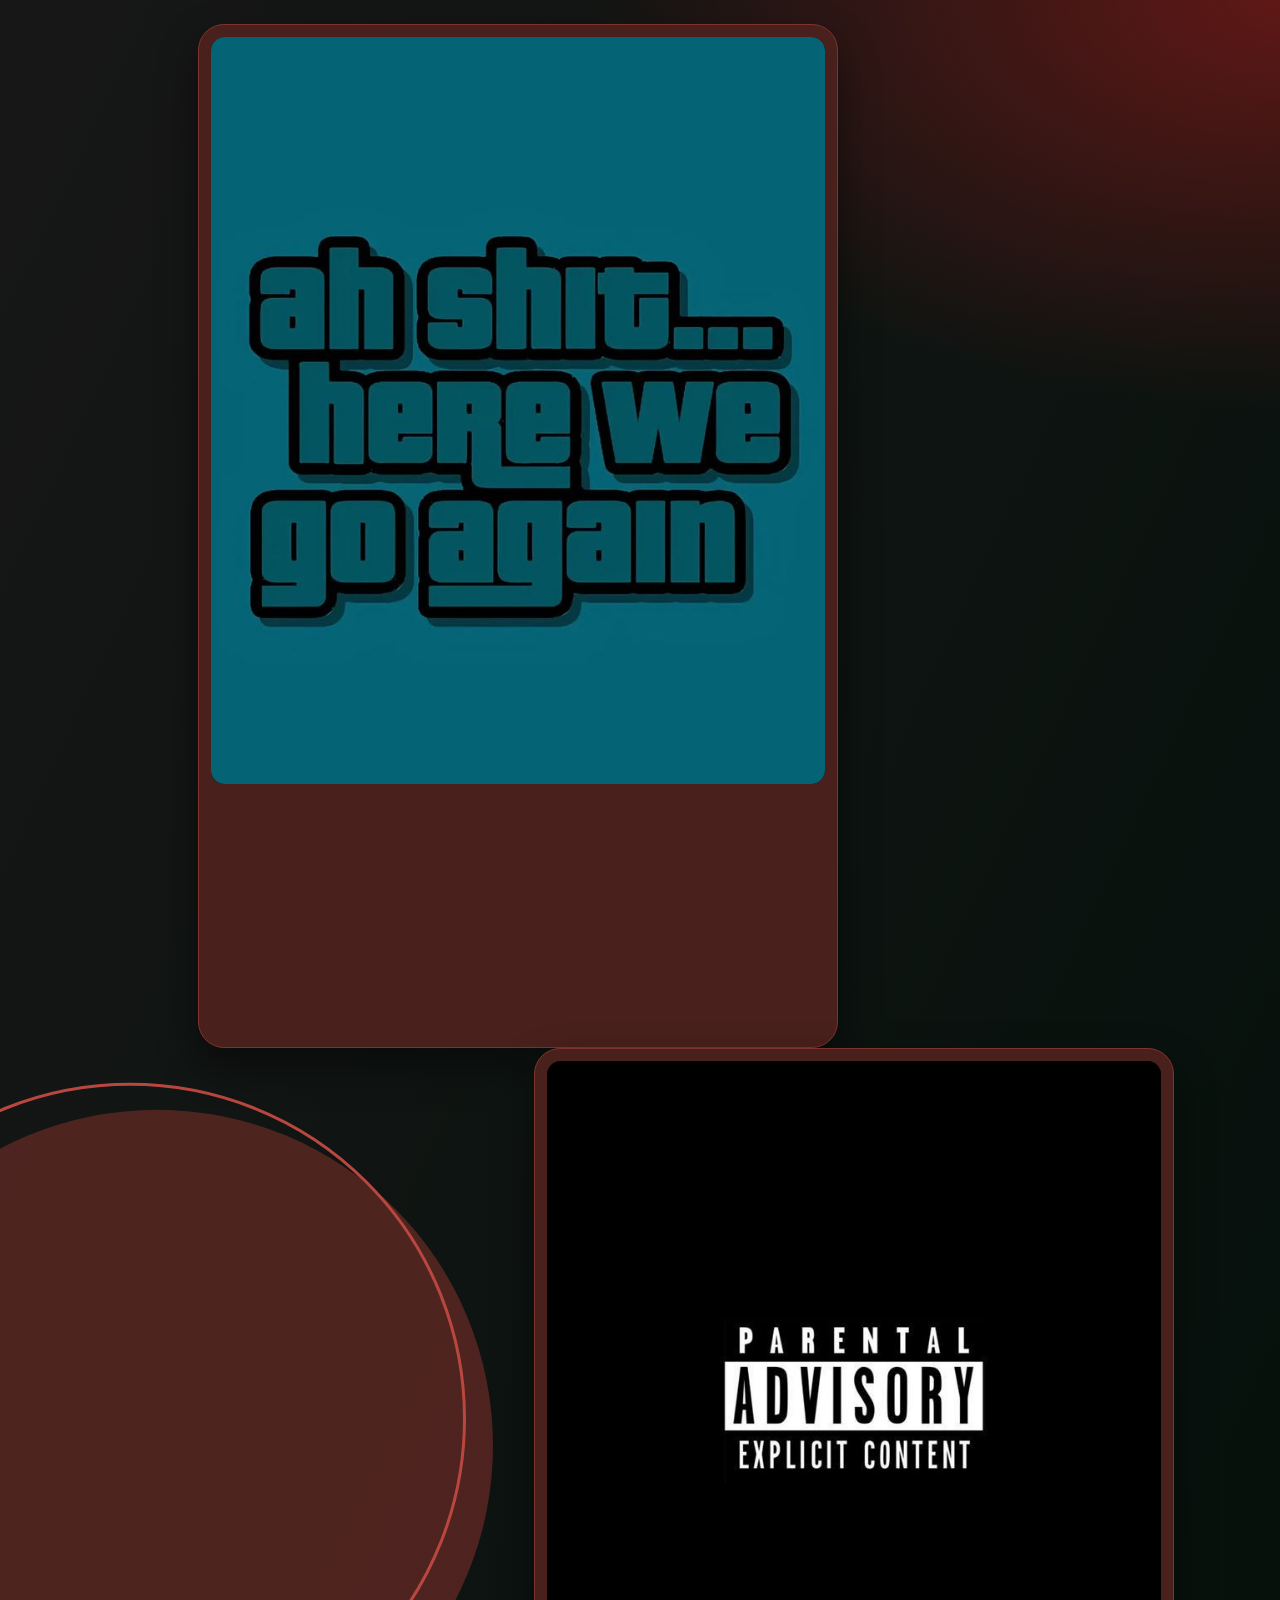
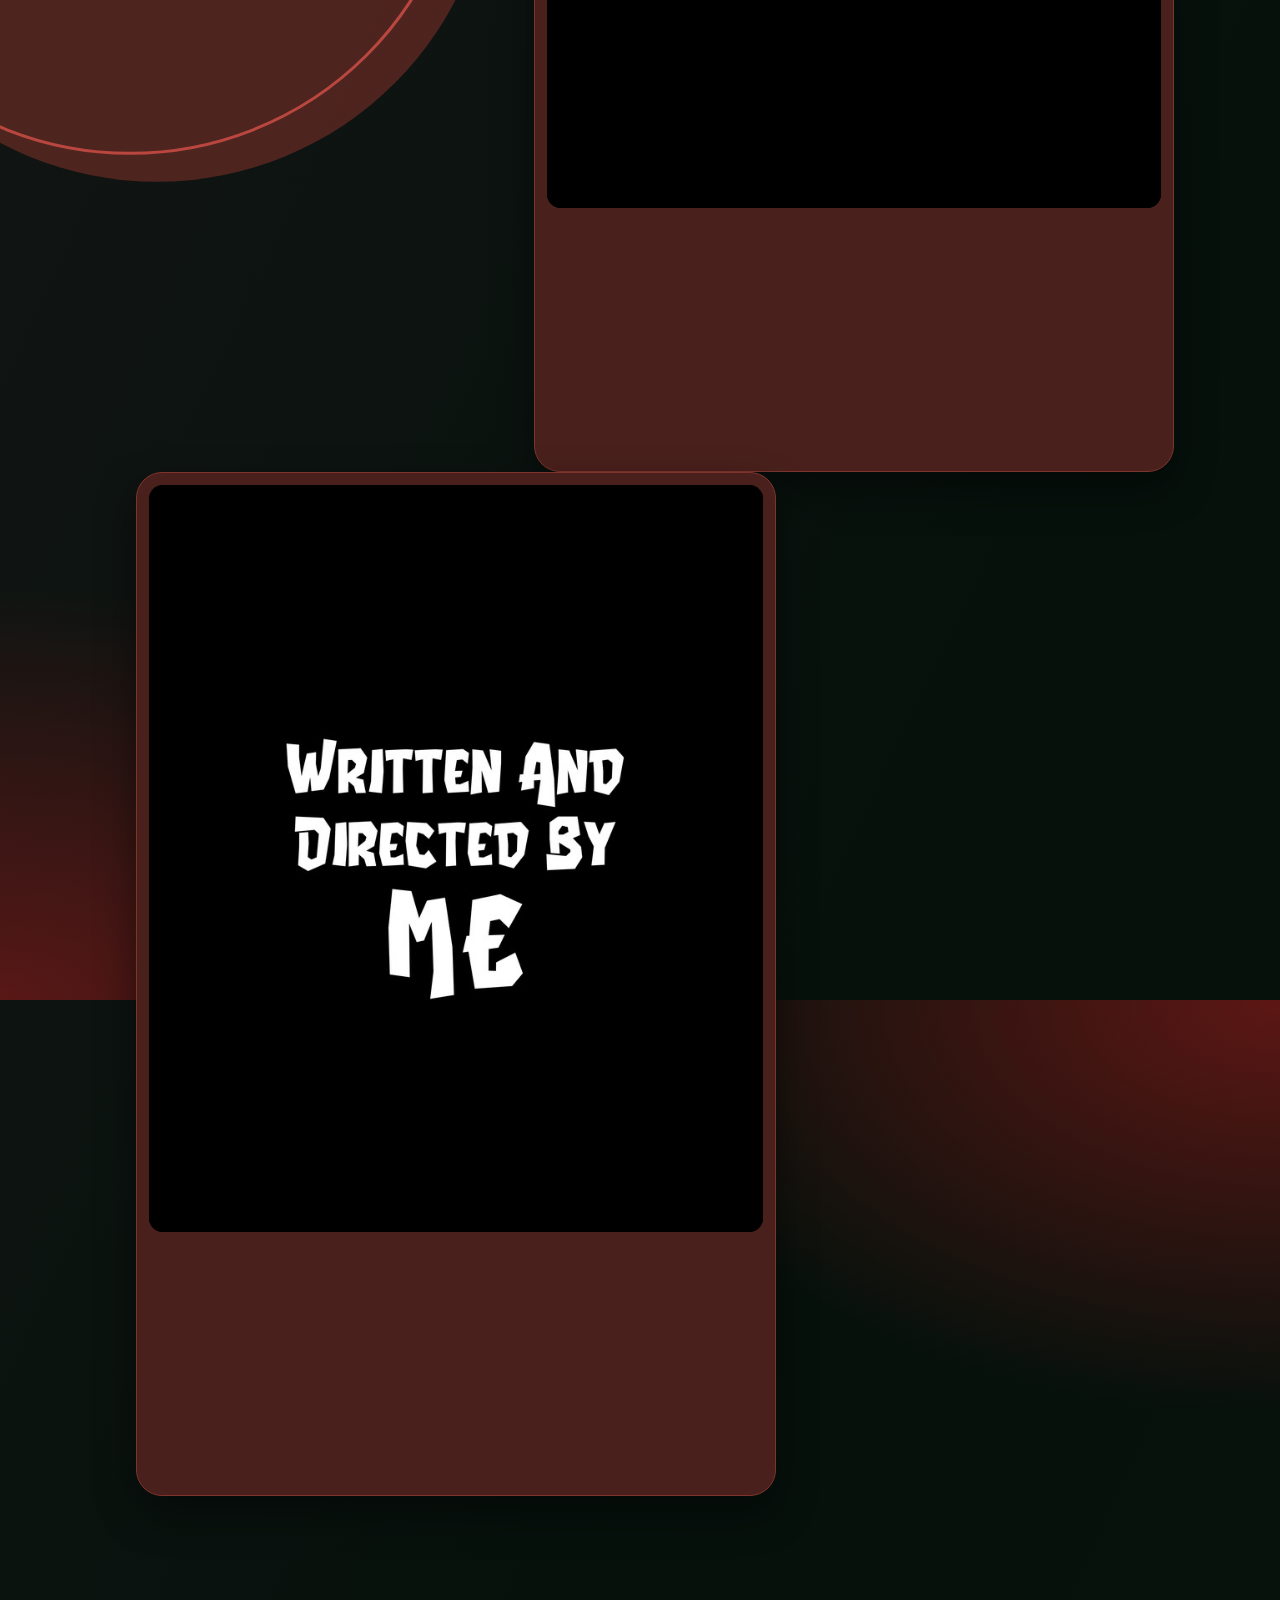
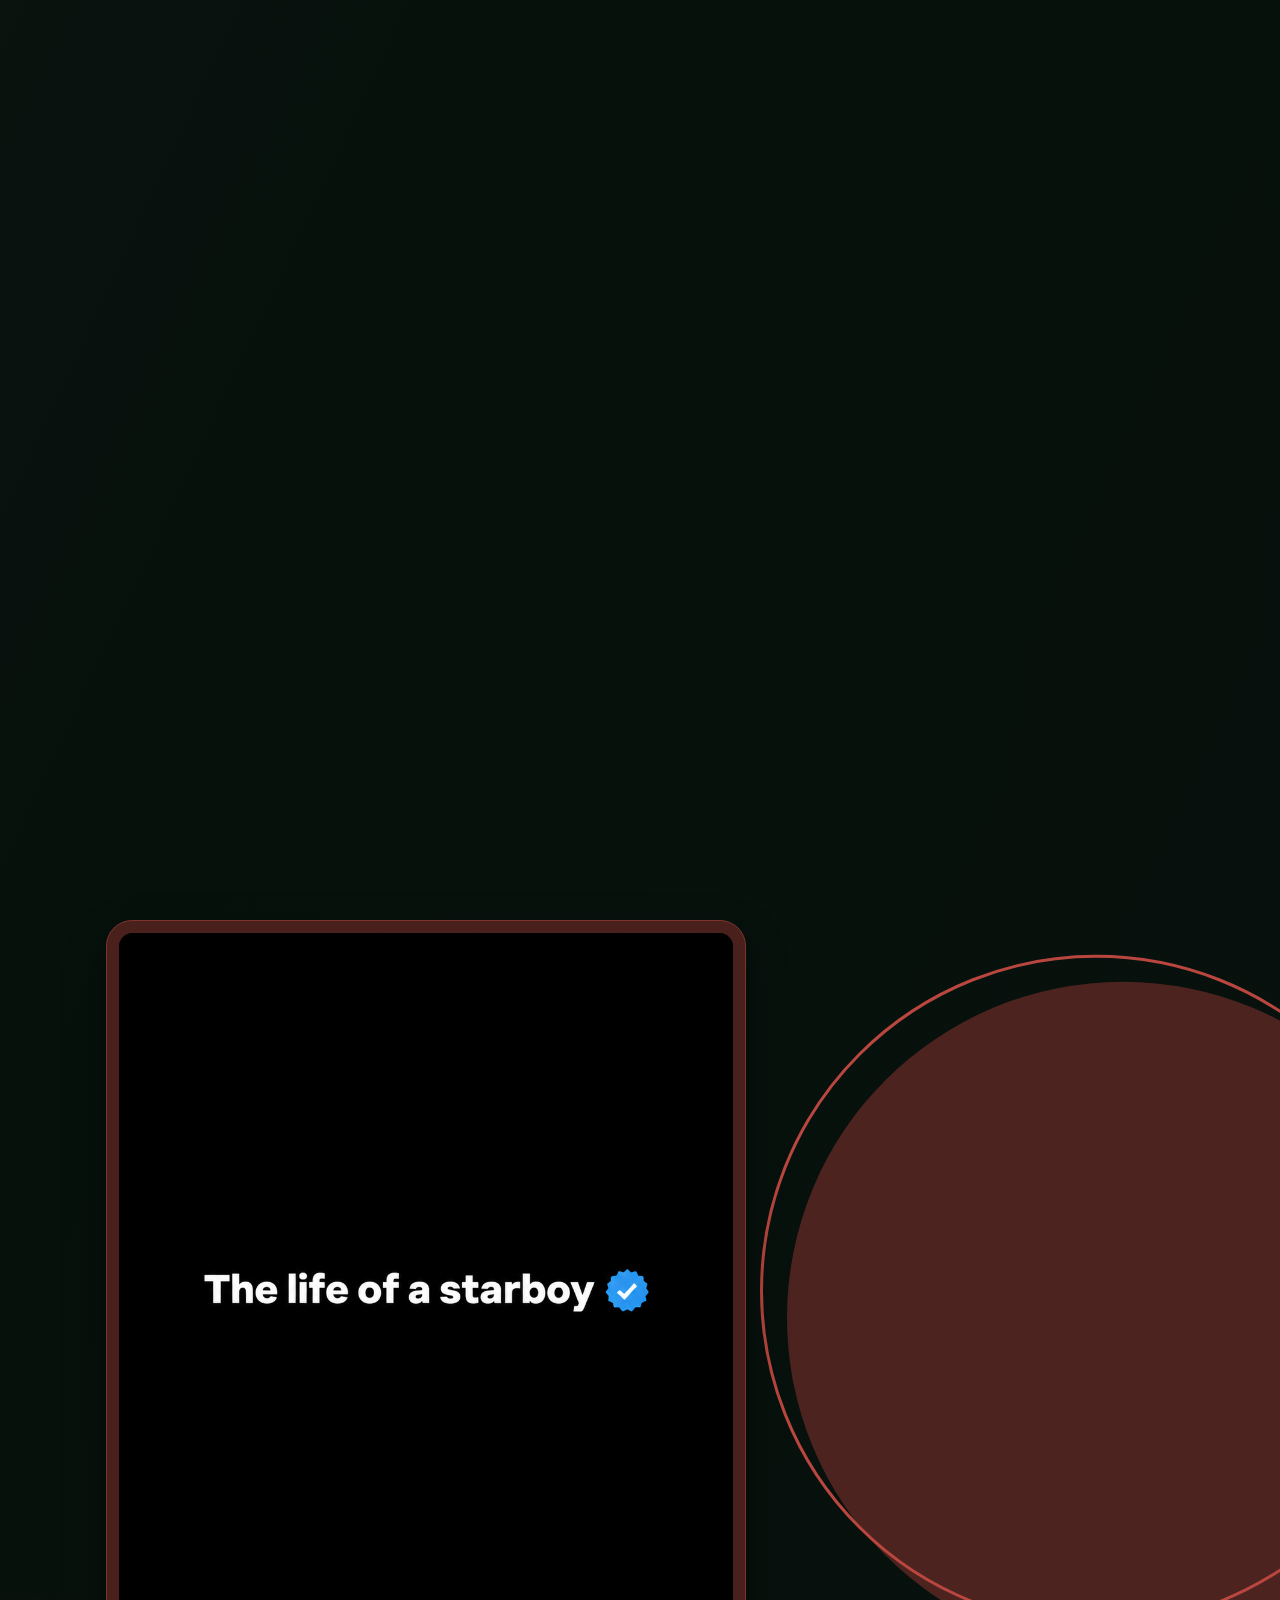
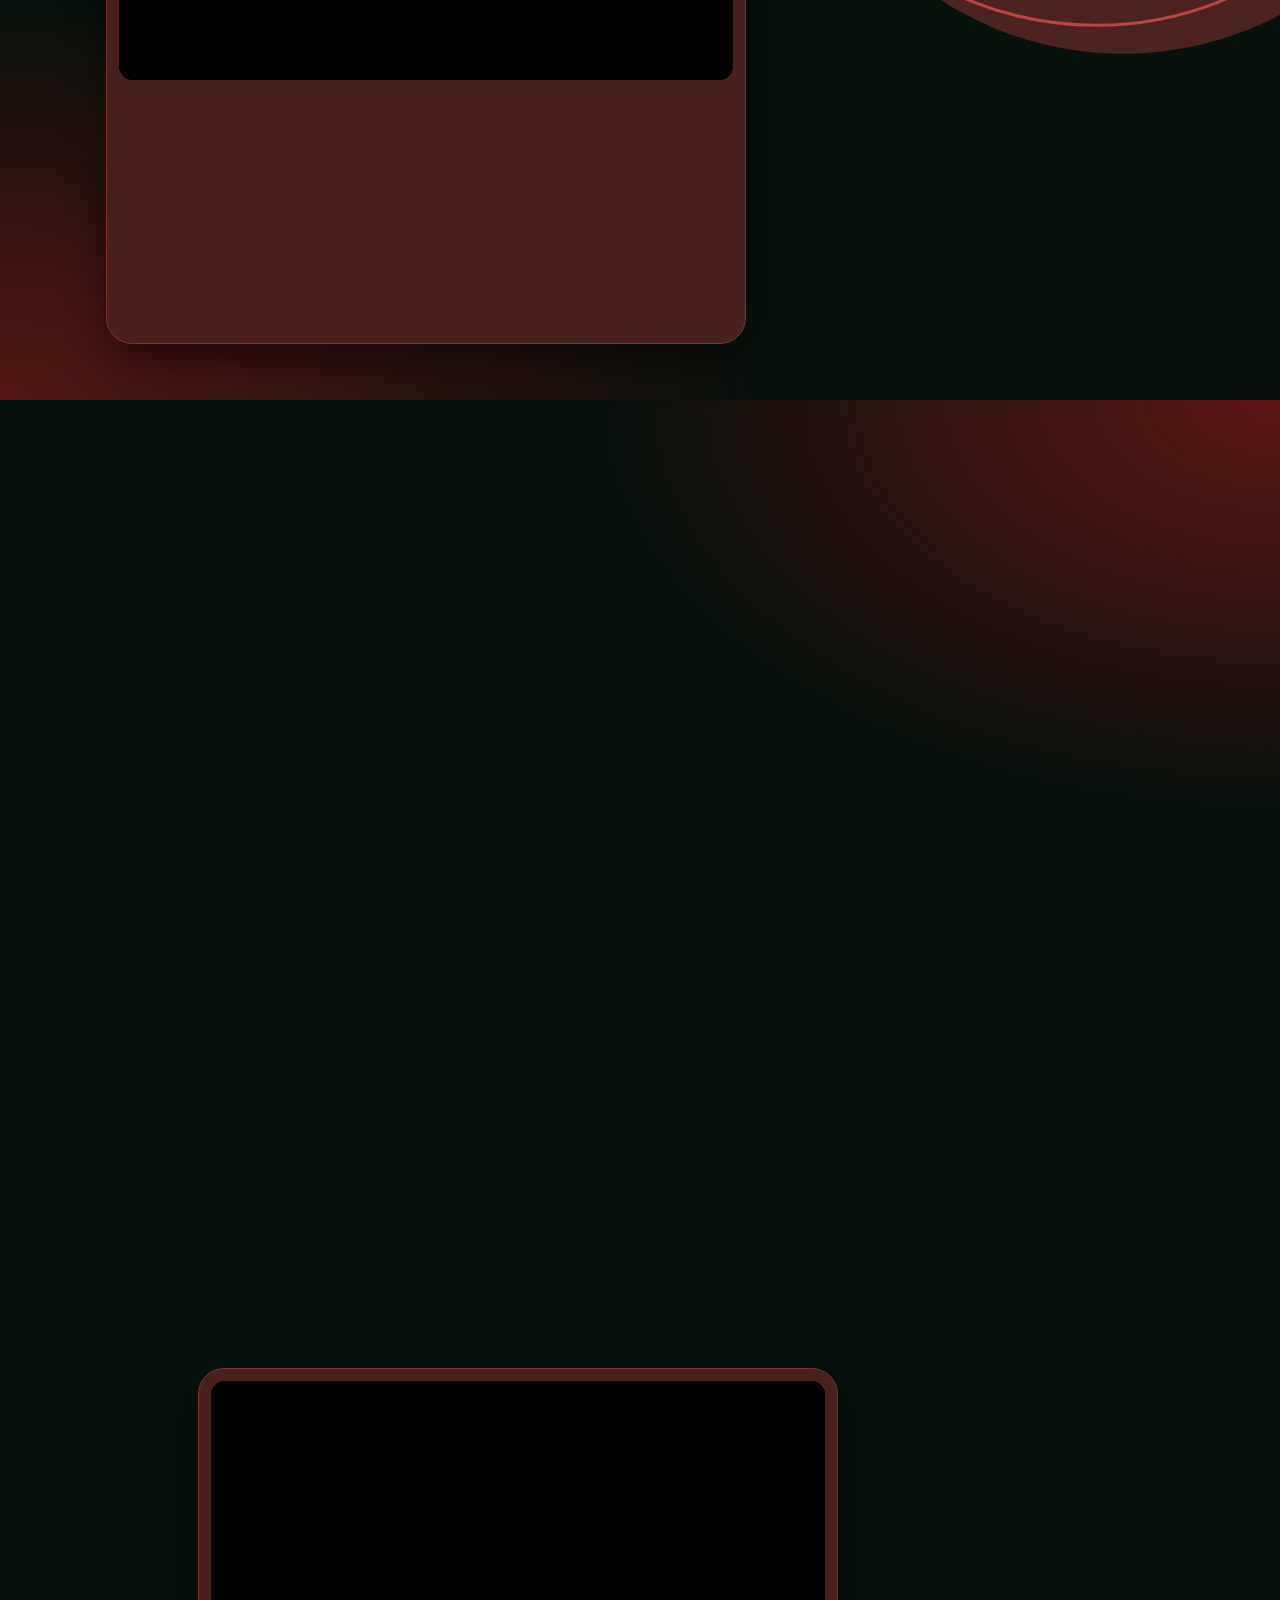
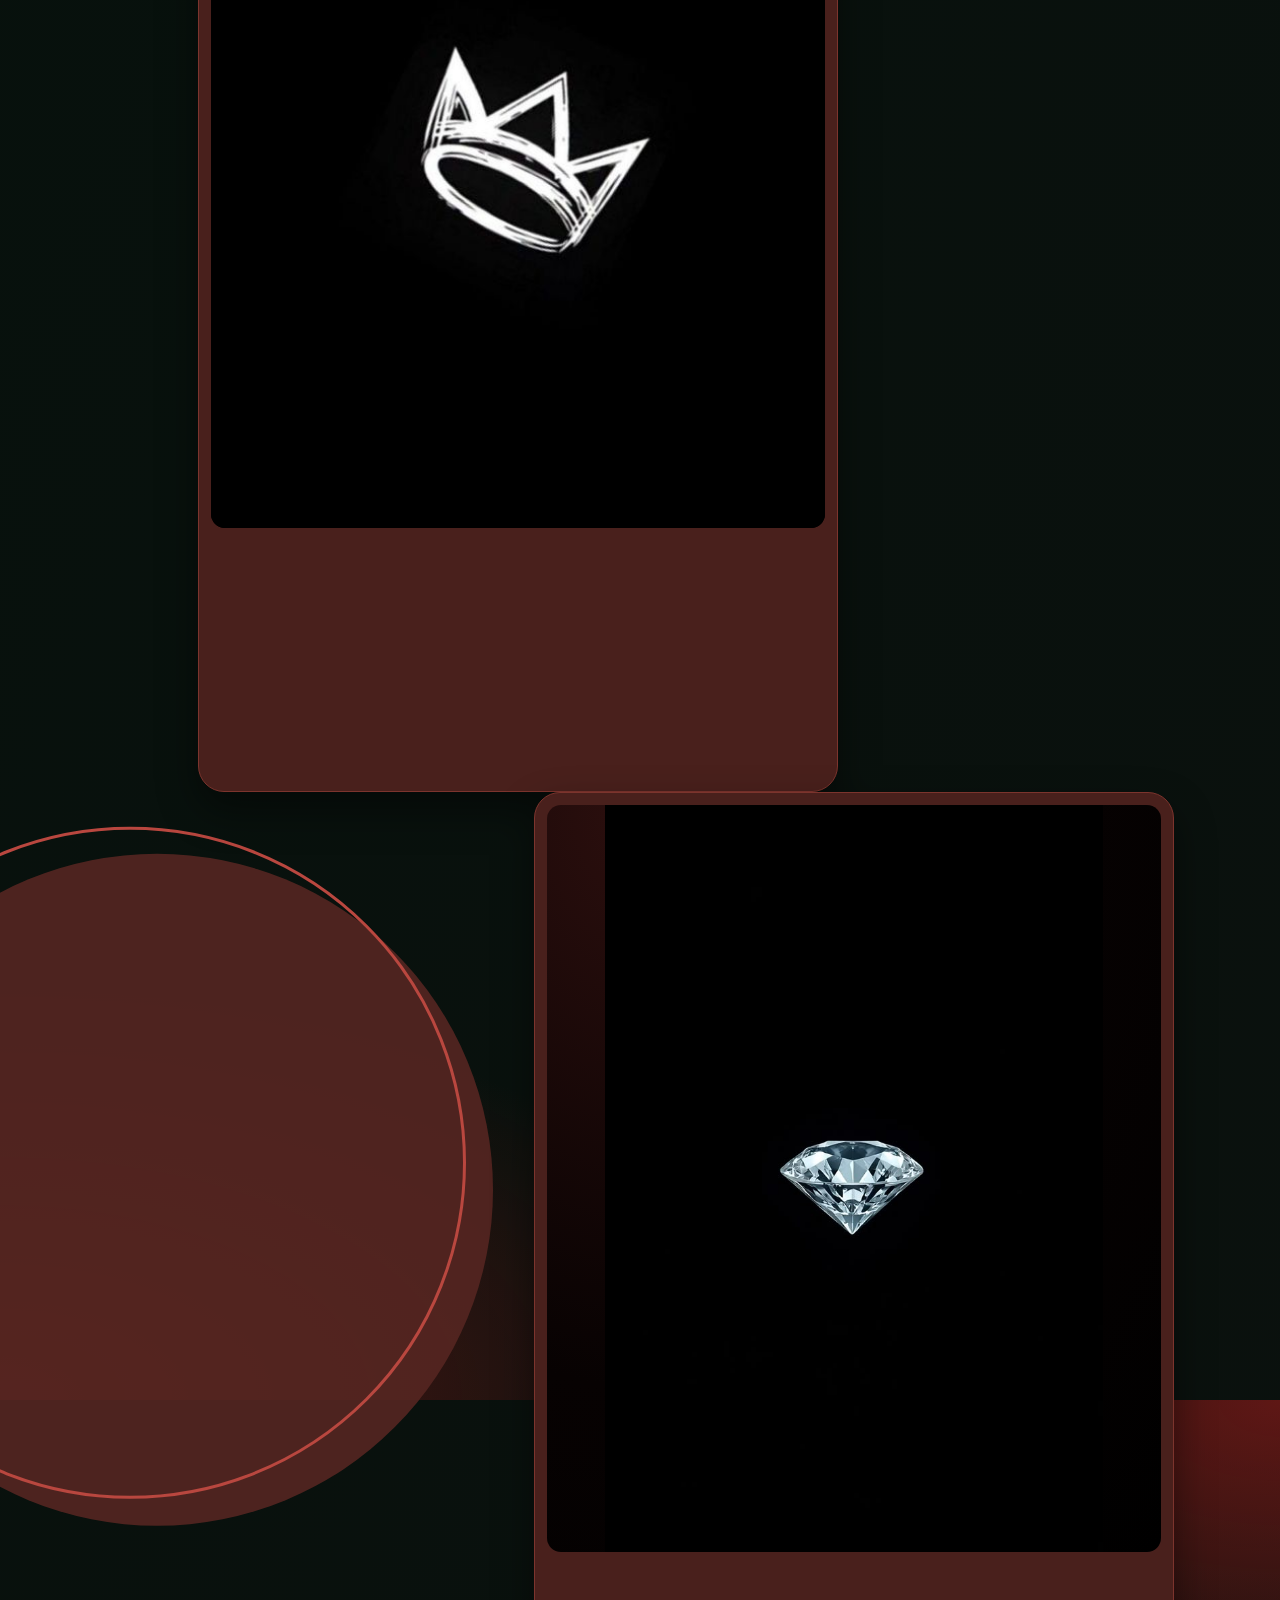
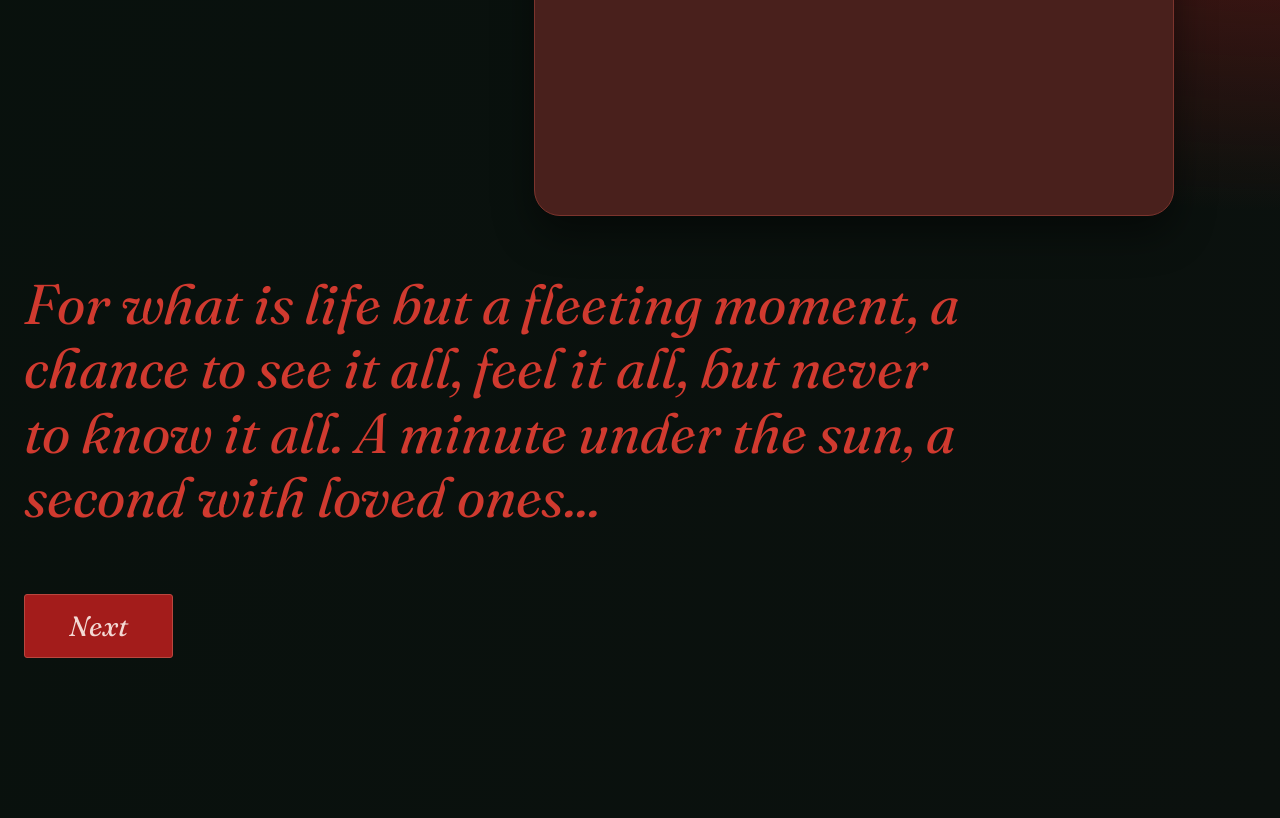
<file: index.html>
<!DOCTYPE html>
<html lang="en">
<head>
<meta charset="utf-8">
<meta name="viewport" content="width=device-width, initial-scale=1">
<title>things I found and kept</title>
<link rel="preconnect" href="https://fonts.googleapis.com">
<link rel="preconnect" href="https://fonts.gstatic.com" crossorigin>
<link href="https://fonts.googleapis.com/css2?family=Fraunces:ital,opsz,wght@1,9..144,400&display=swap" rel="stylesheet">
<link rel="stylesheet" href="style.css">
</head>
<body>
<ul id="feed"></ul>
<script src="cards.js"></script>
<script src="feed.js"></script>
<script src="theme-scroll.js"></script>
</body>
</html>
</file>
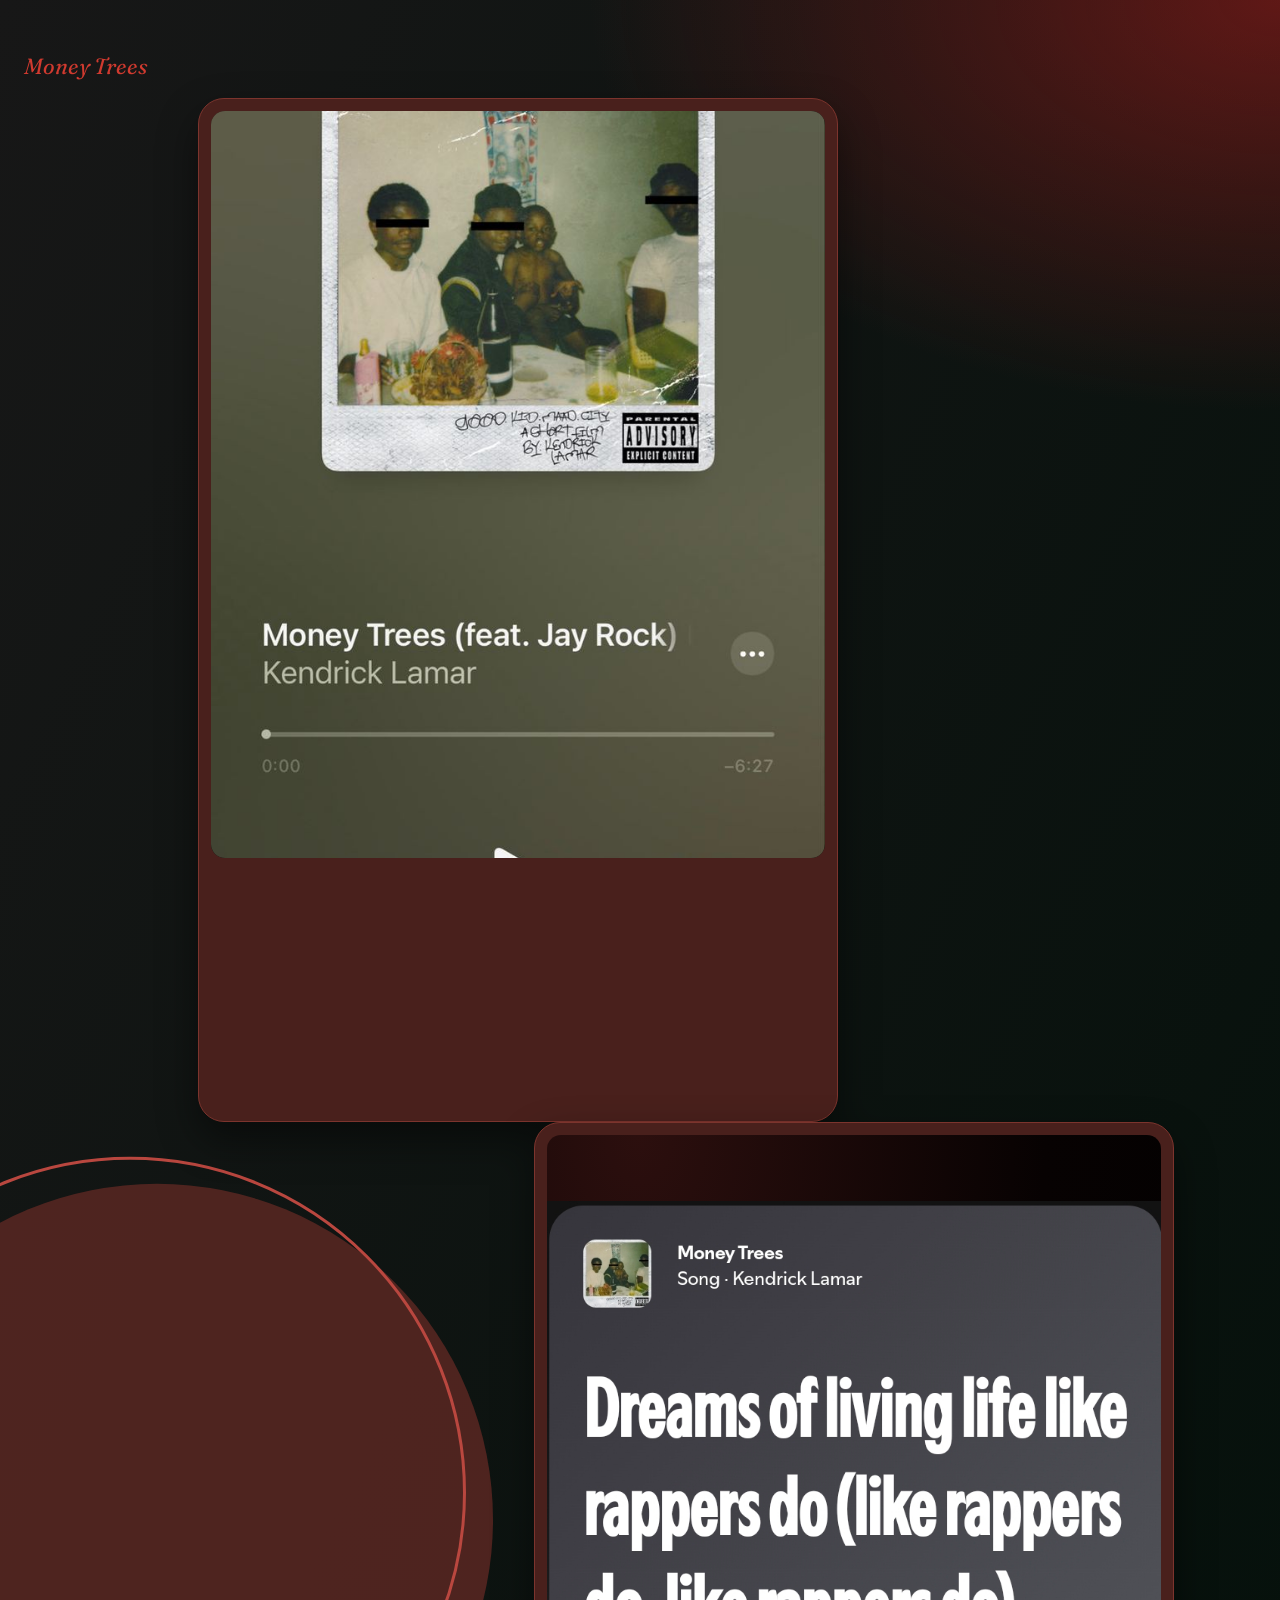
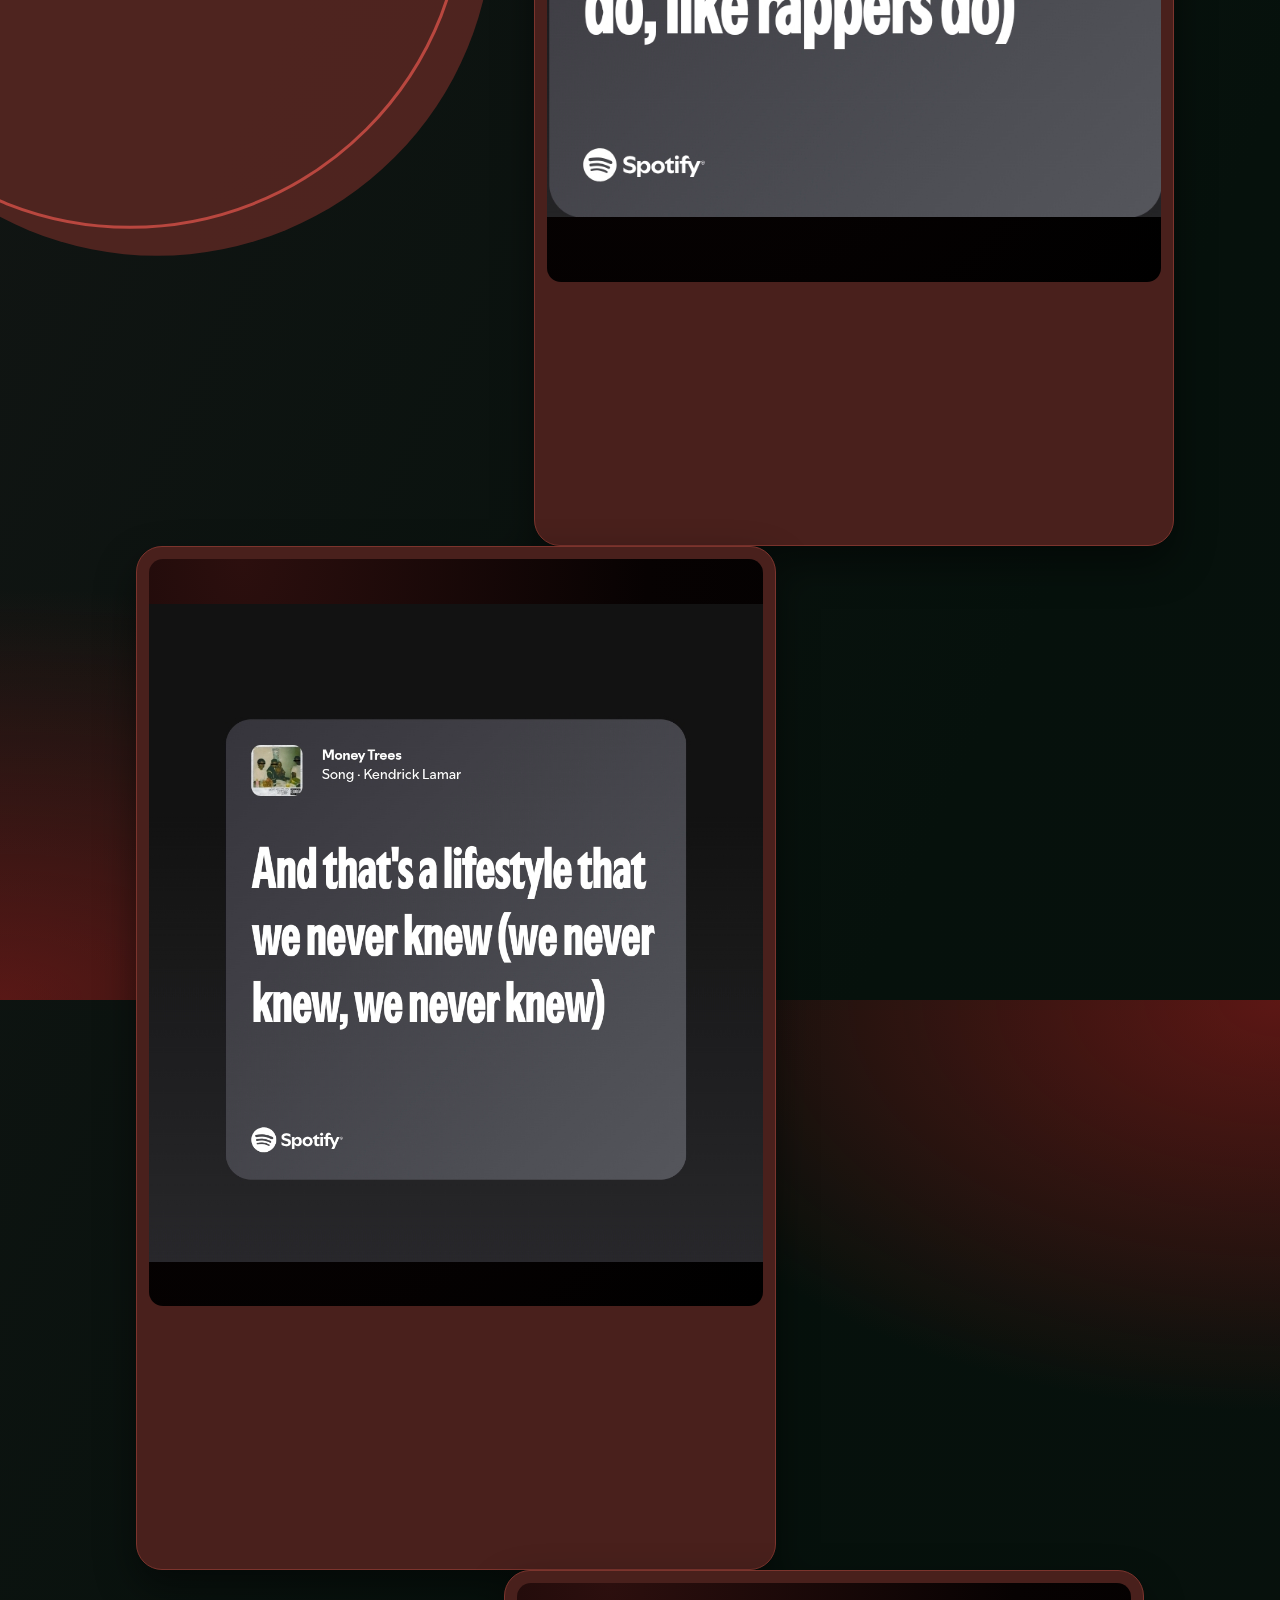
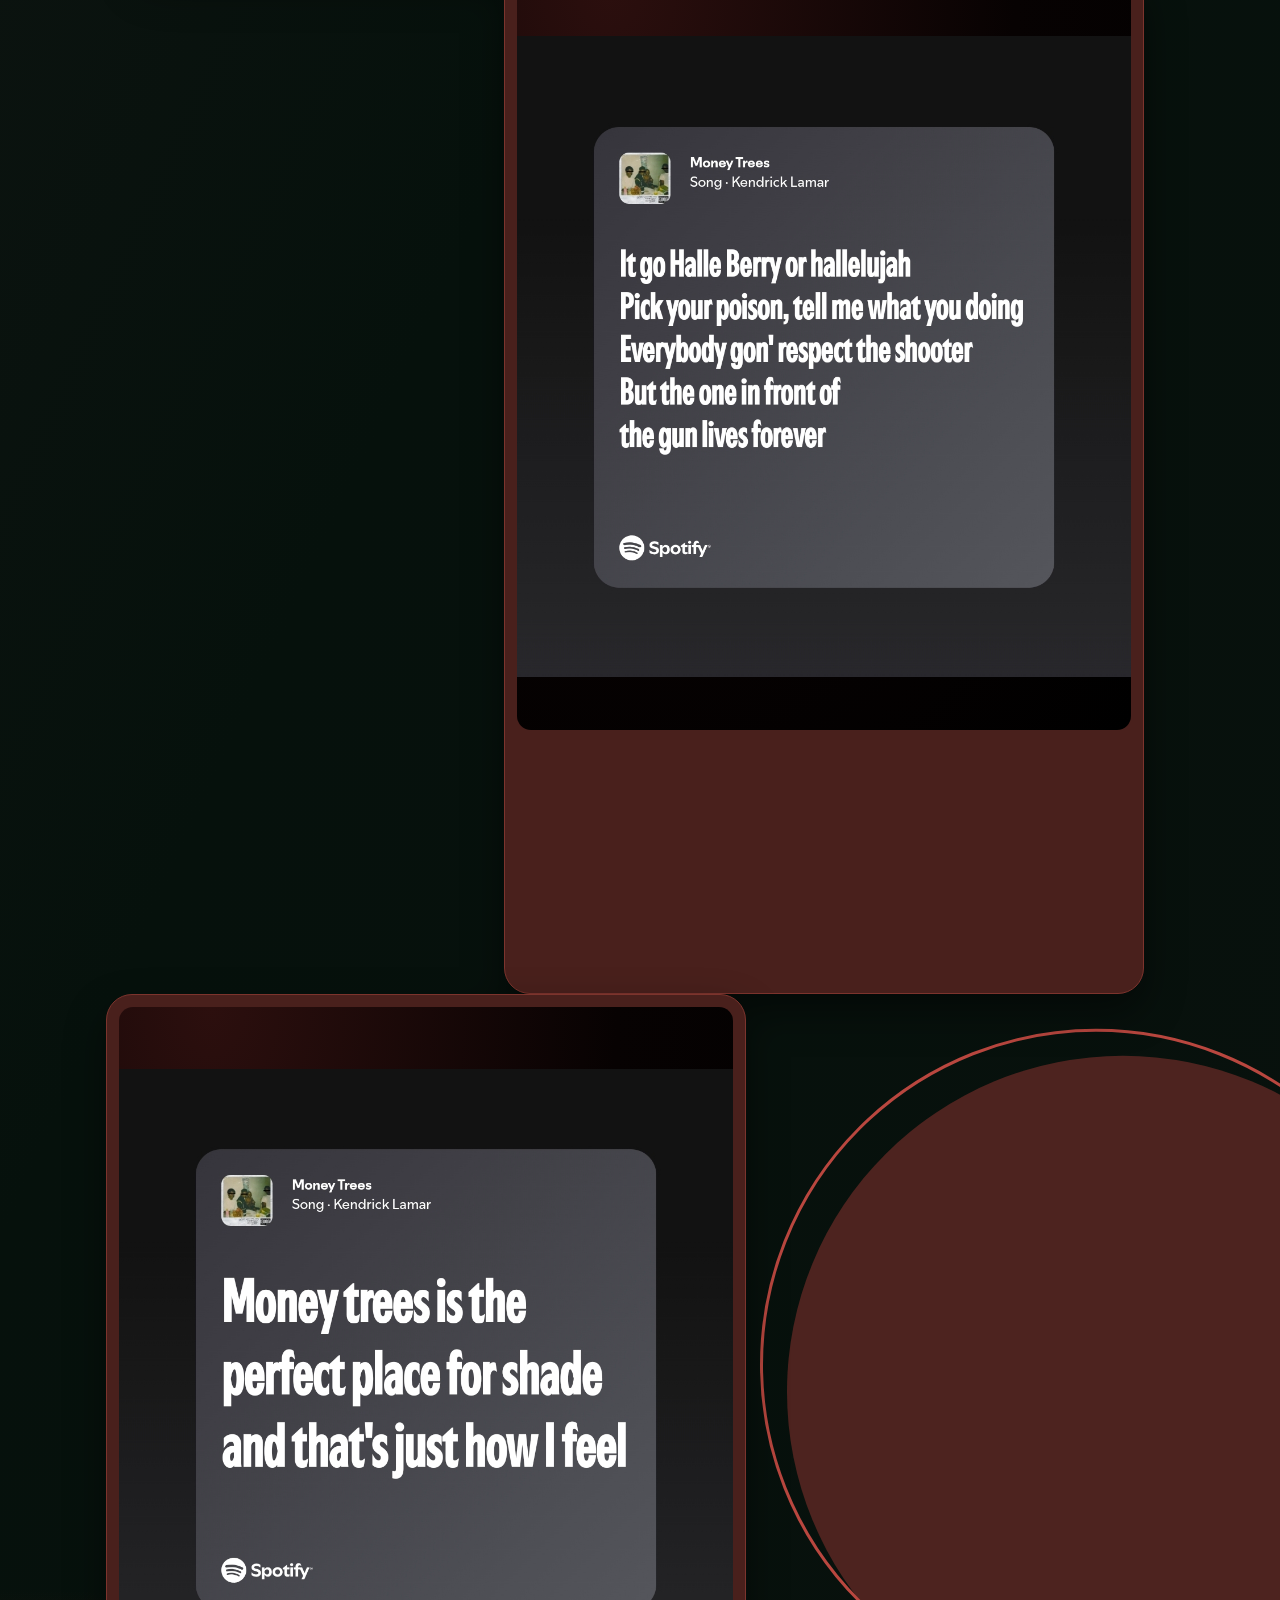
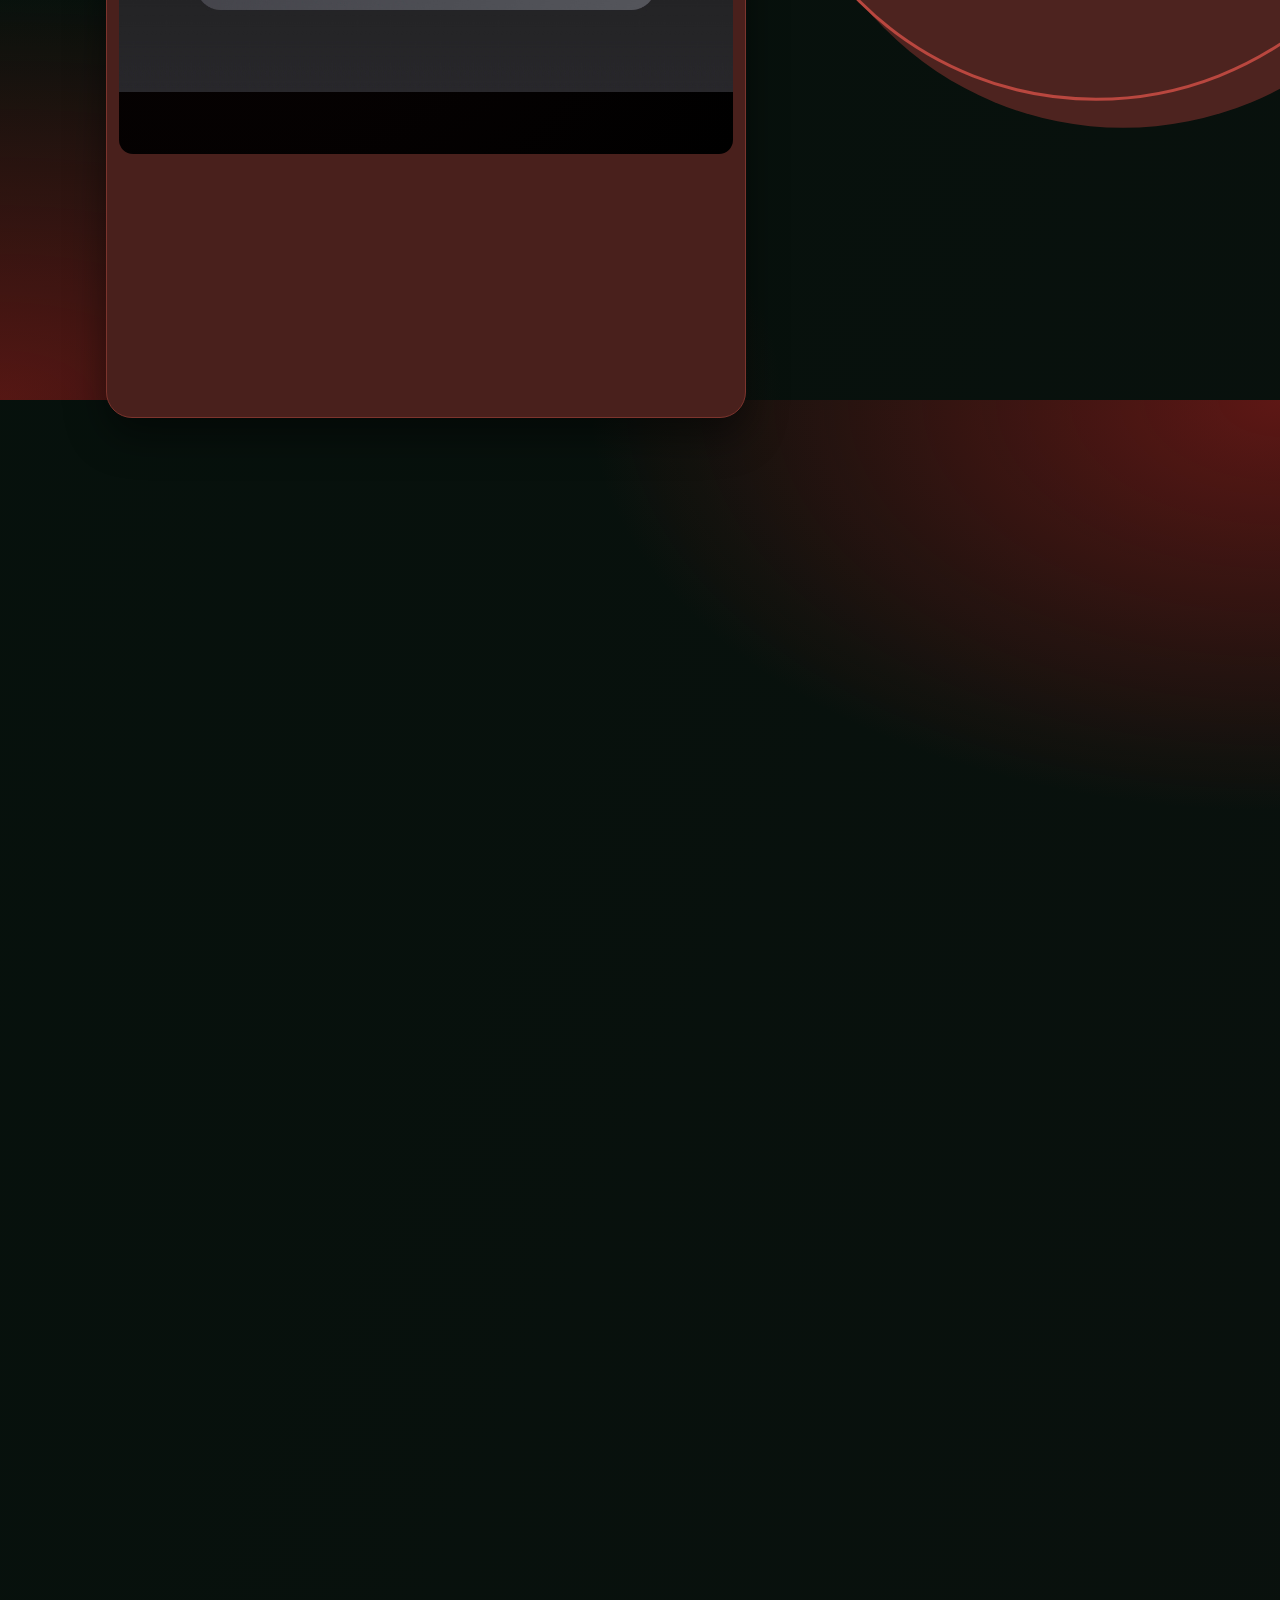
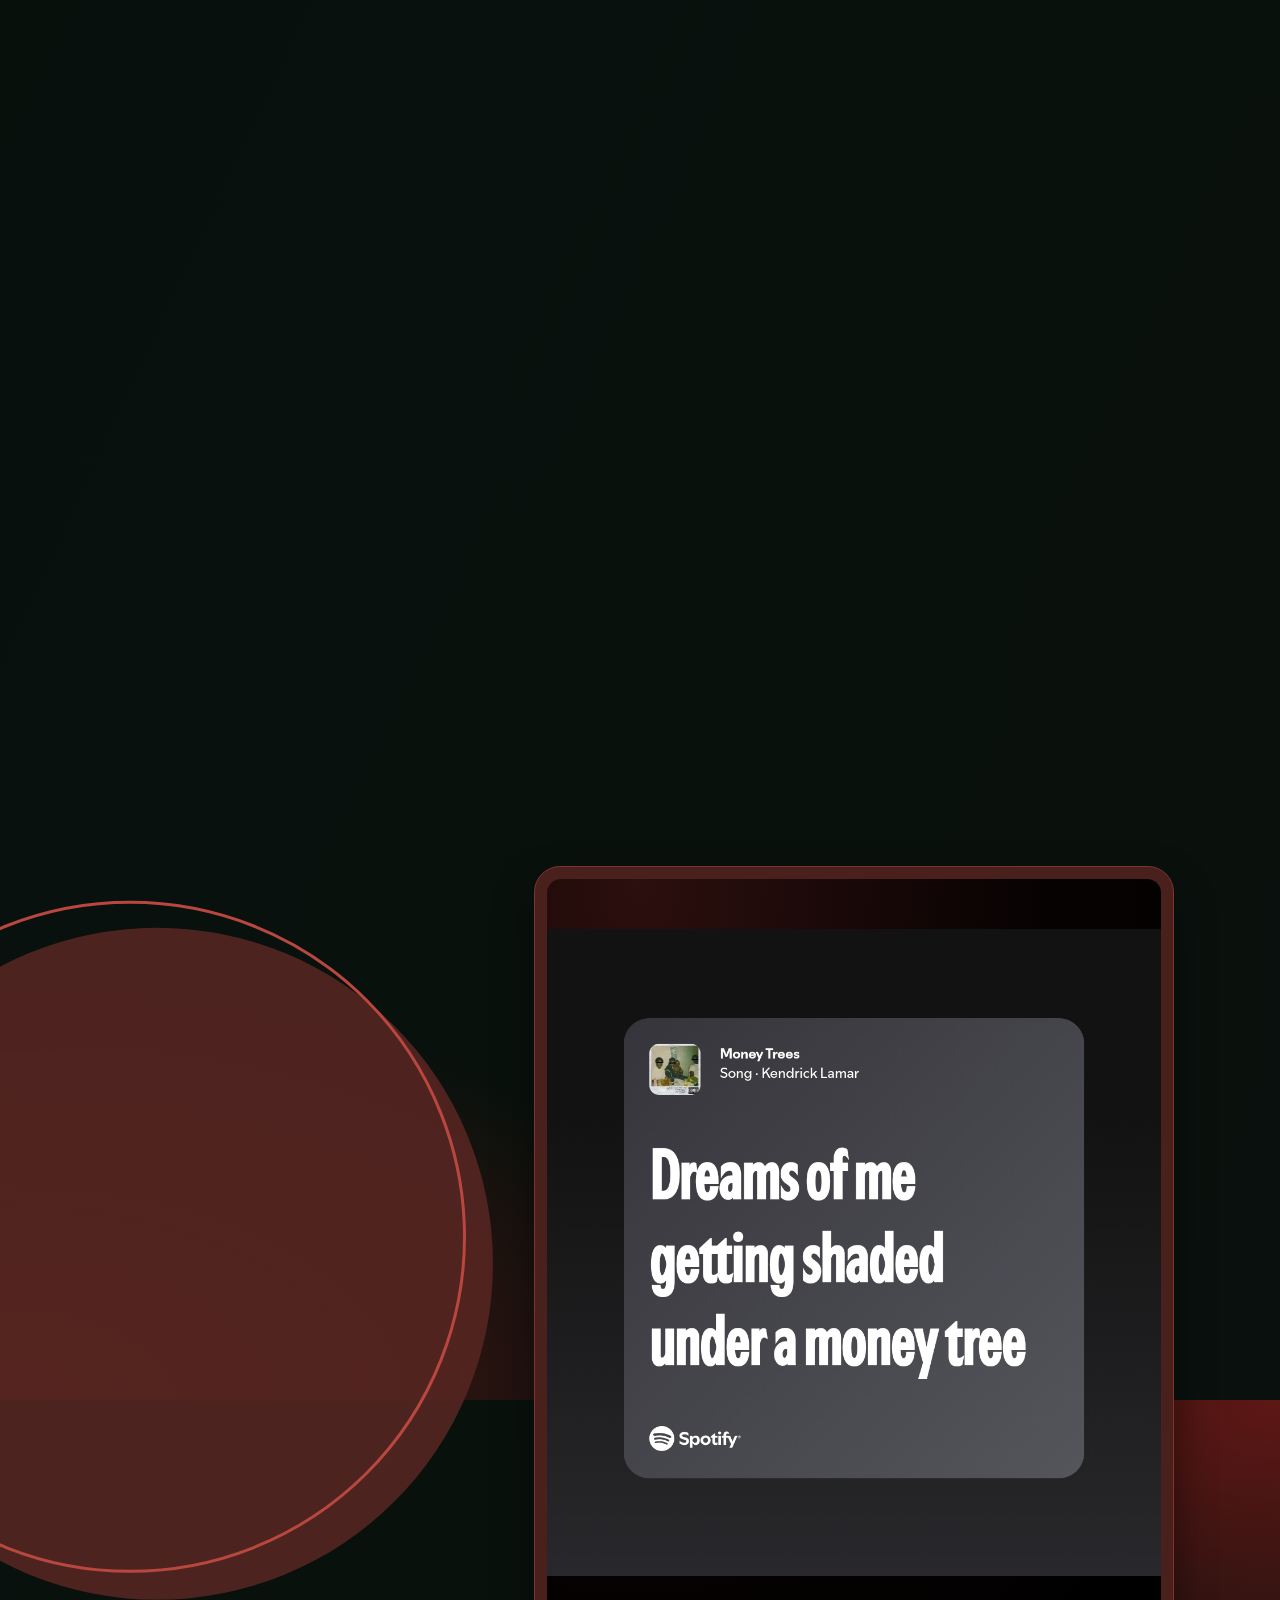
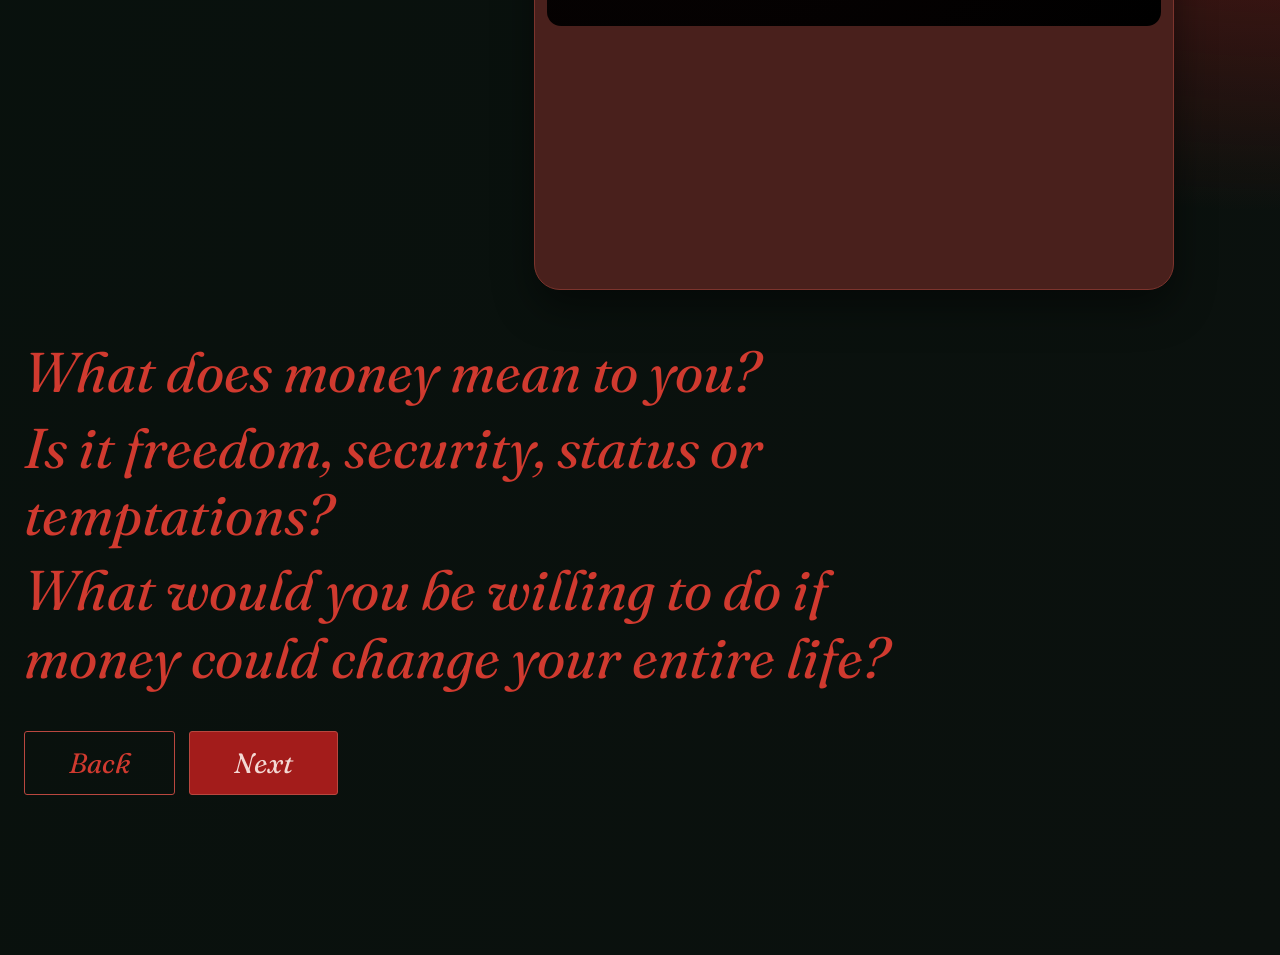
<file: next-page.html>
<!DOCTYPE html>
<html lang="en">
<head>
<meta charset="utf-8">
<meta name="viewport" content="width=device-width, initial-scale=1">
<title>Money Trees</title>
<link rel="preconnect" href="https://fonts.googleapis.com">
<link rel="preconnect" href="https://fonts.gstatic.com" crossorigin>
<link href="https://fonts.googleapis.com/css2?family=Fraunces:ital,opsz,wght@1,9..144,400&display=swap" rel="stylesheet">
<link rel="stylesheet" href="style.css">
</head>
<body>
<ul id="feed"></ul>
<script src="cards2.js"></script>
<script src="feed.js"></script>
<script src="theme-scroll.js"></script>
</body>
</html>
</file>
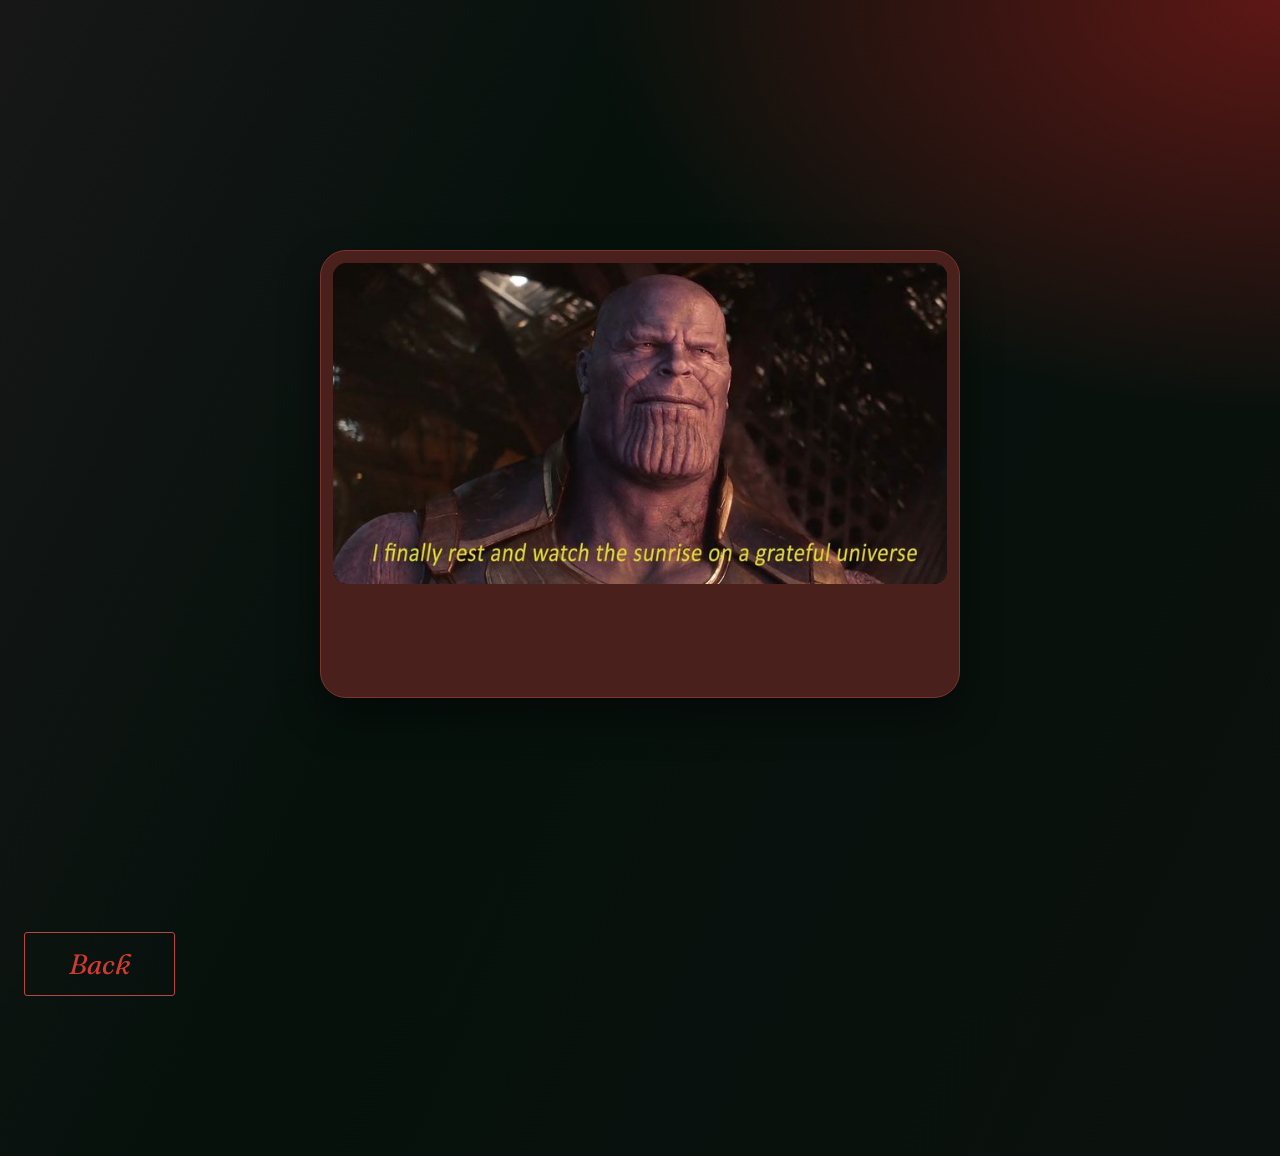
<file: page-10.html>
<!DOCTYPE html>
<html lang="en">
<head>
<meta charset="utf-8">
<meta name="viewport" content="width=device-width, initial-scale=1">
<title>page 10</title>
<link rel="preconnect" href="https://fonts.googleapis.com">
<link rel="preconnect" href="https://fonts.gstatic.com" crossorigin>
<link href="https://fonts.googleapis.com/css2?family=Fraunces:ital,opsz,wght@1,9..144,400&display=swap" rel="stylesheet">
<link rel="stylesheet" href="style.css">
</head>
<body>
<ul id="feed"></ul>
<script src="cards10.js"></script>
<script src="feed.js"></script>
<script src="theme-scroll.js"></script>
</body>
</html>
</file>
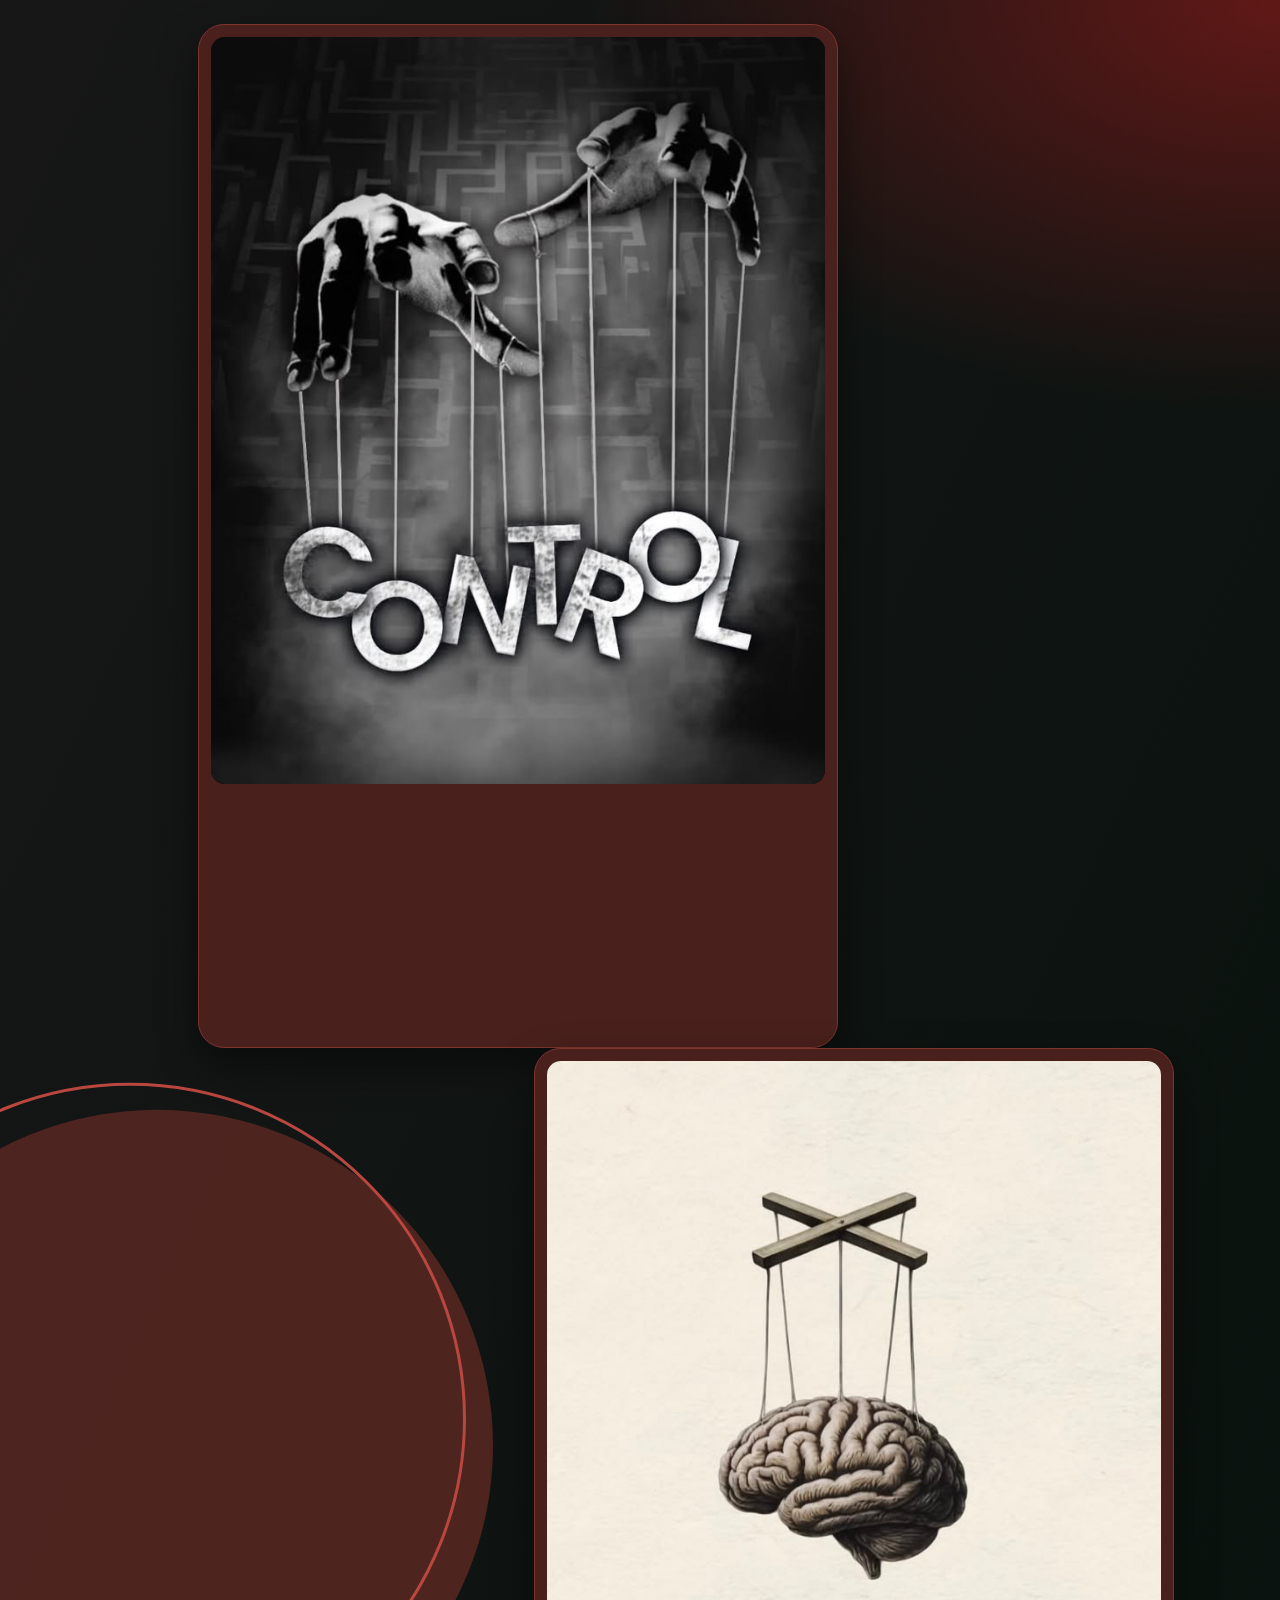
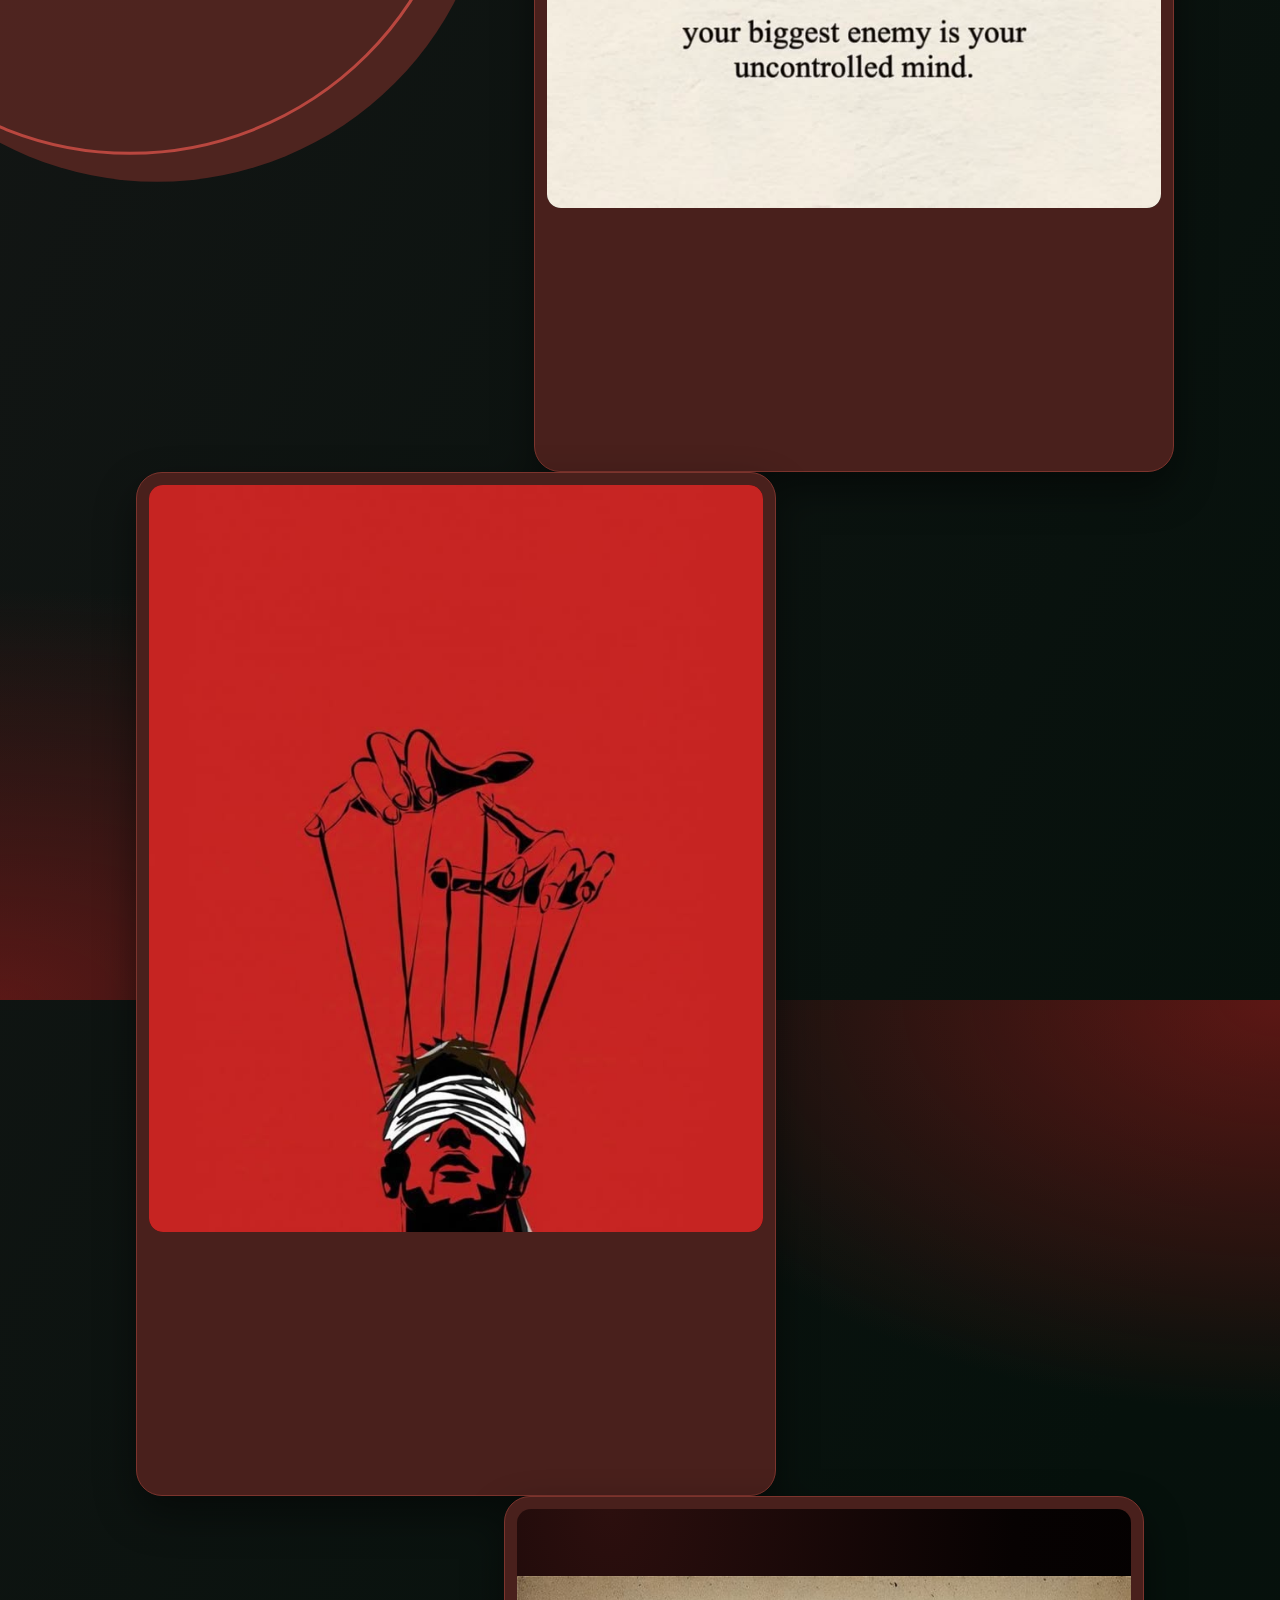
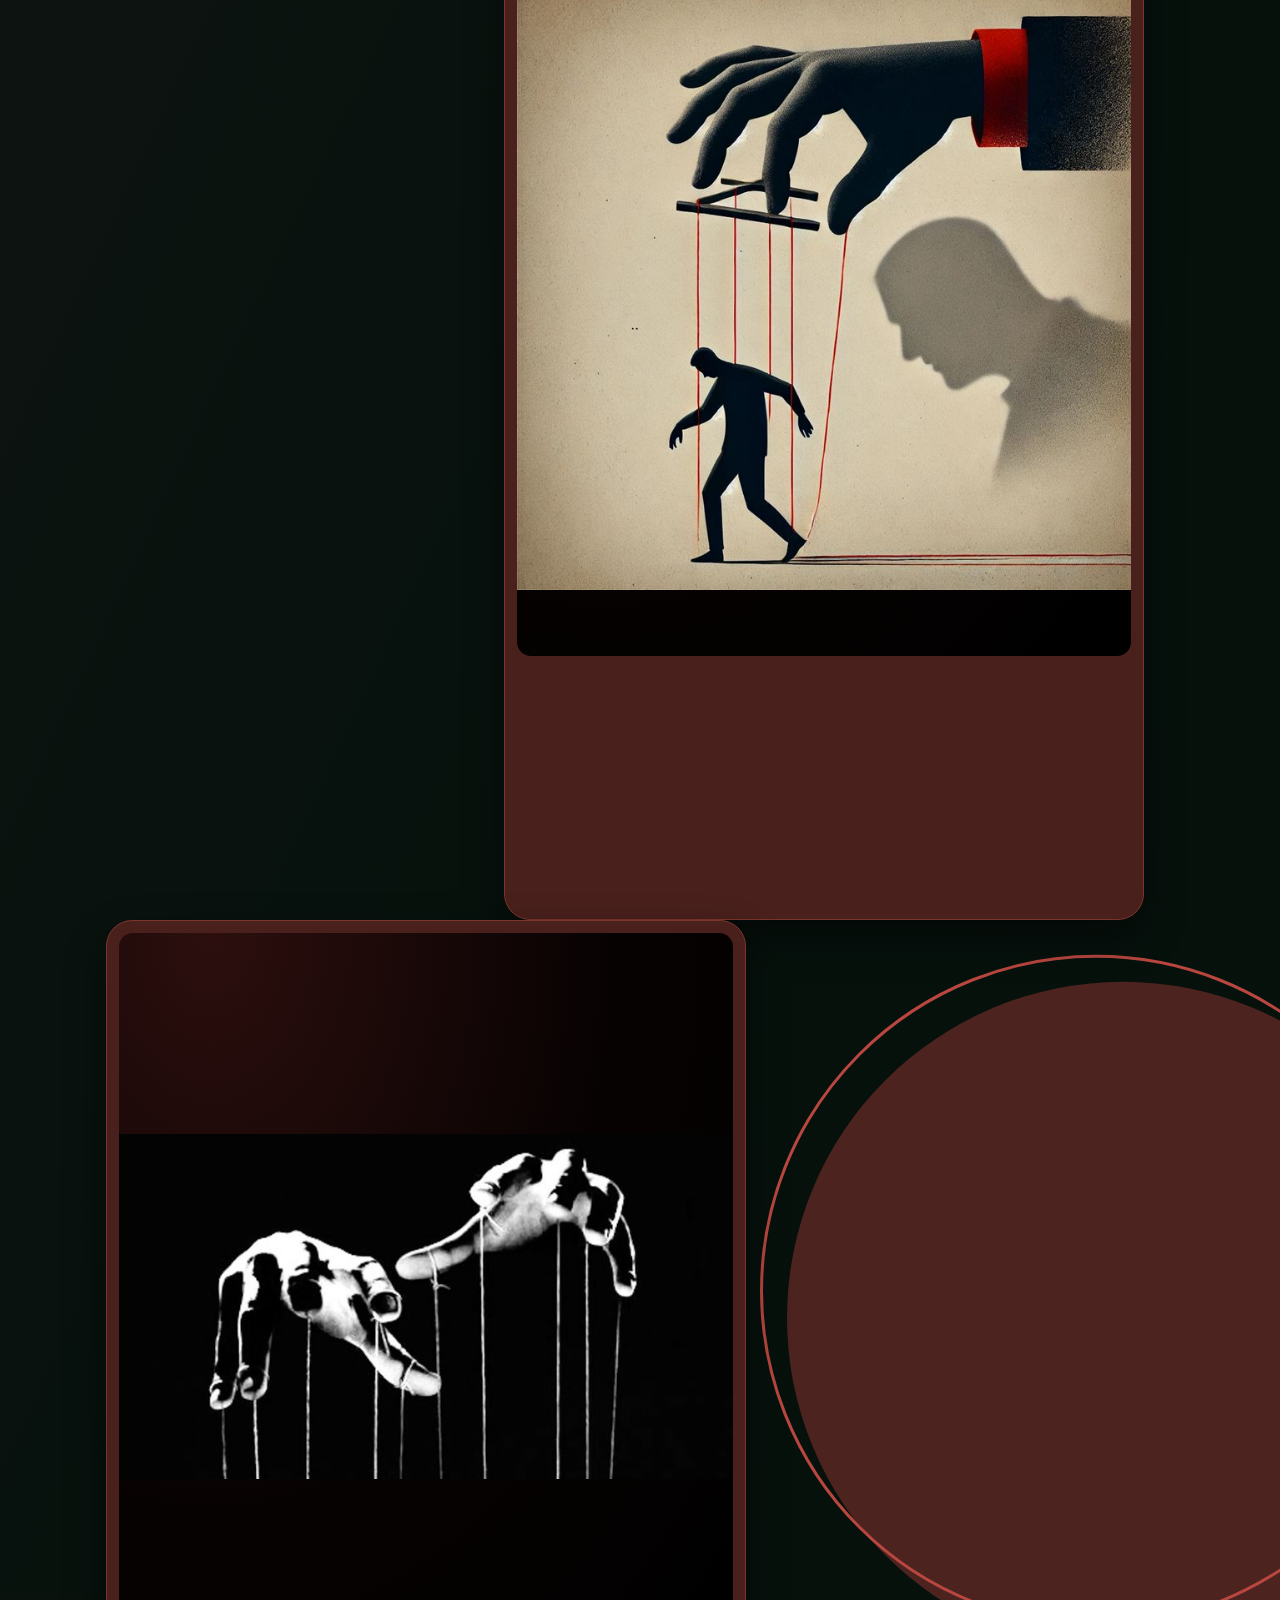
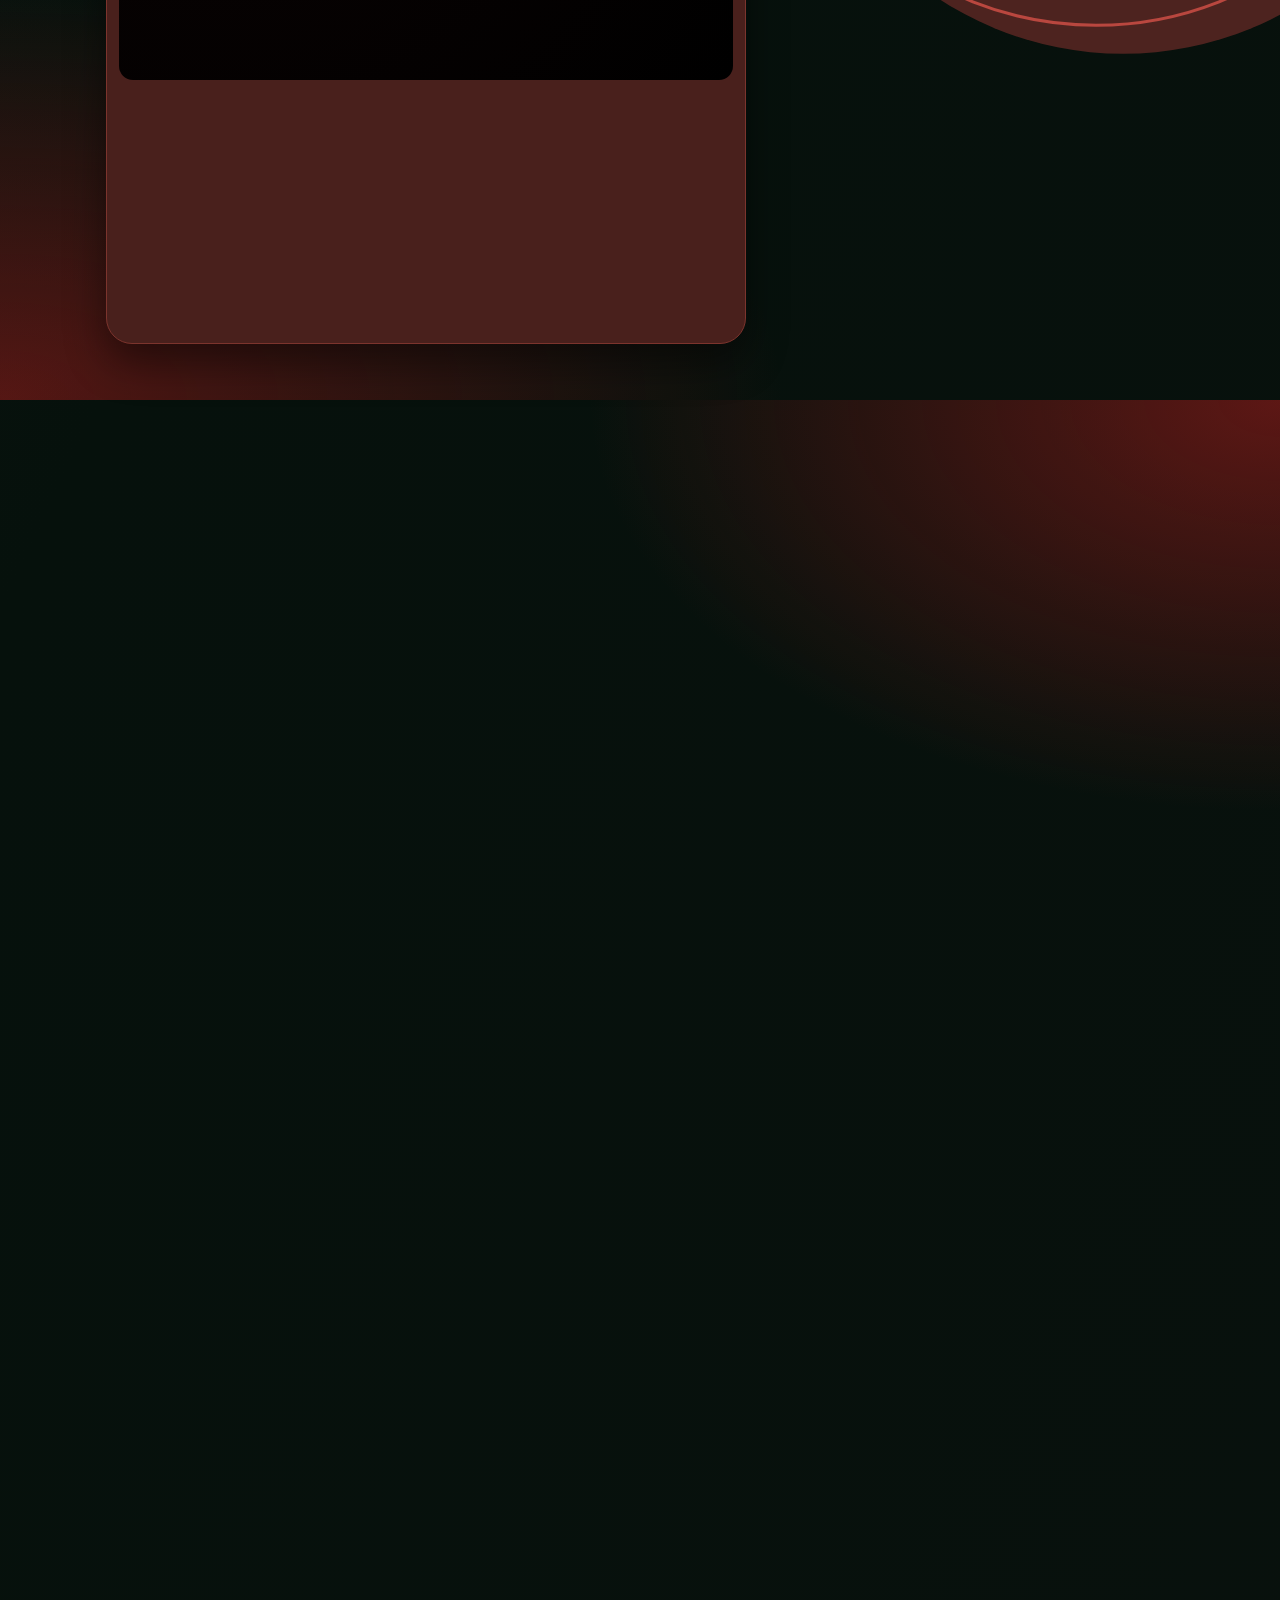
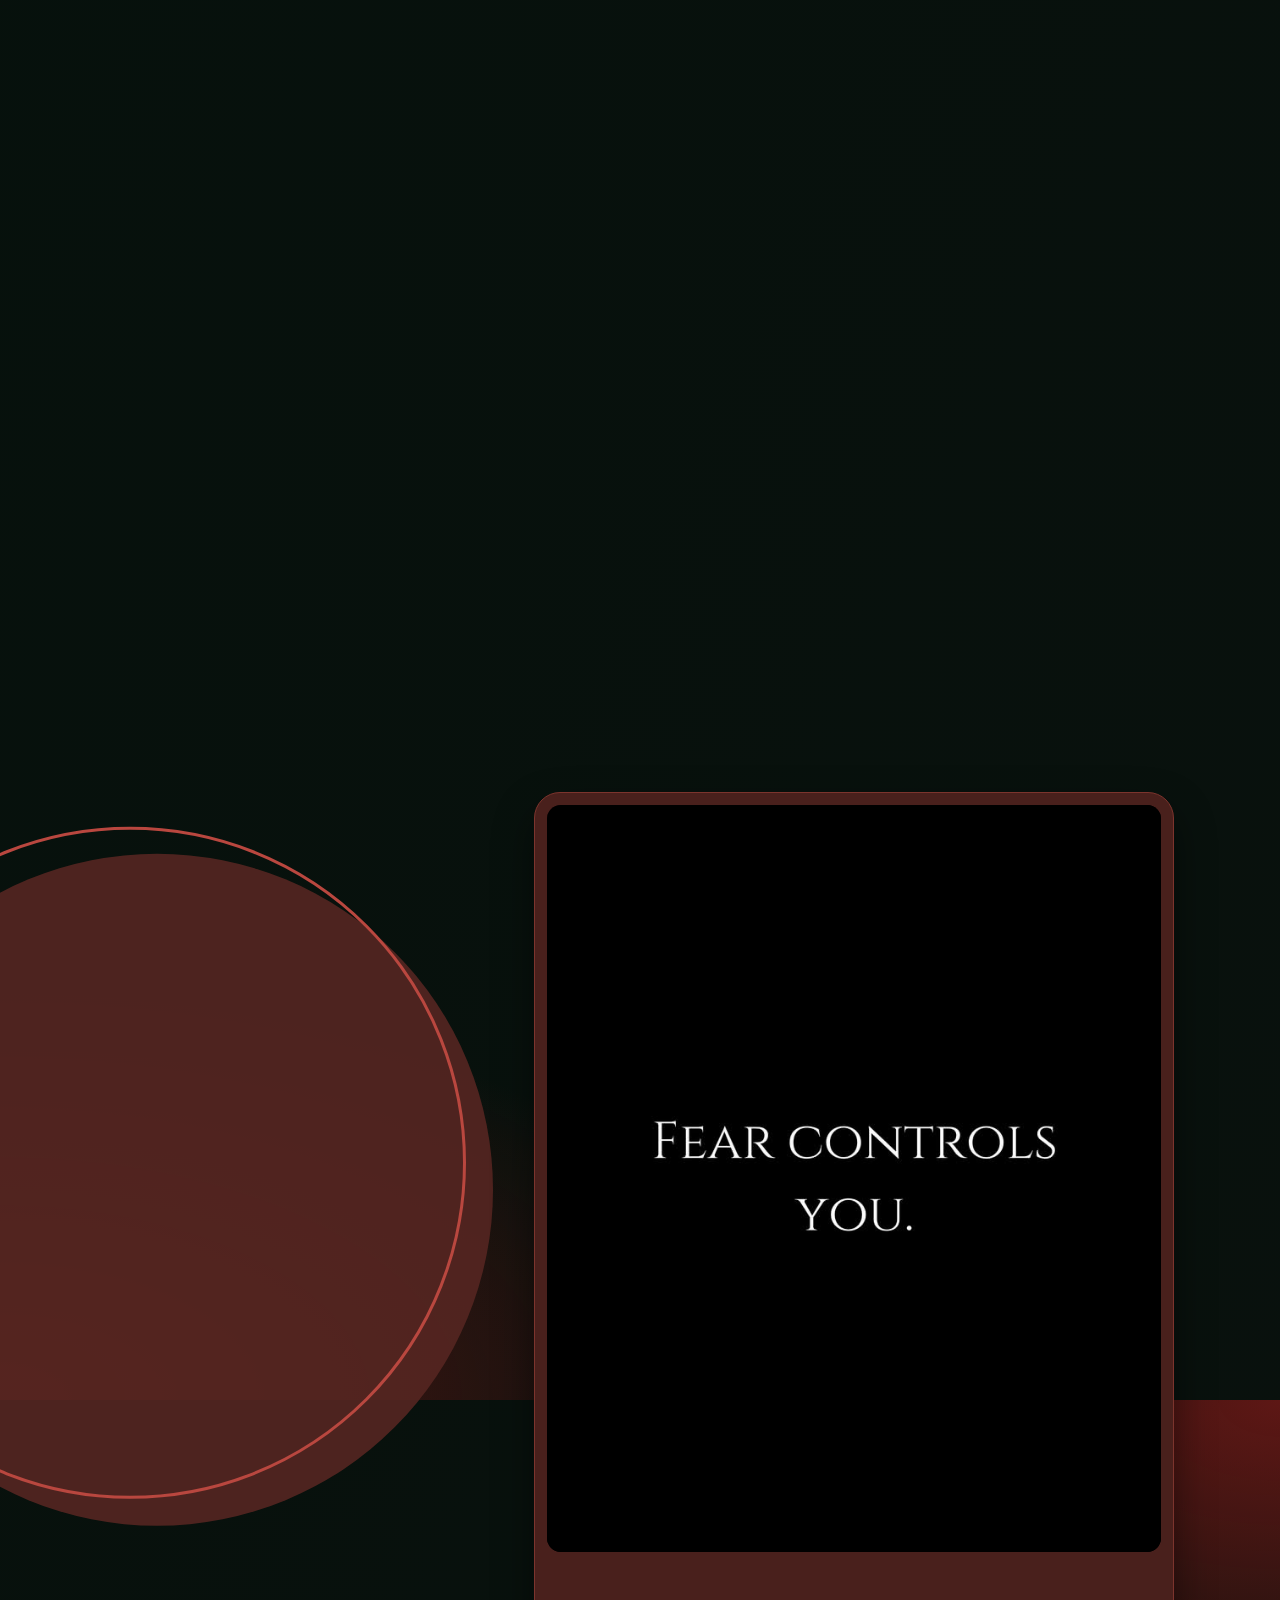
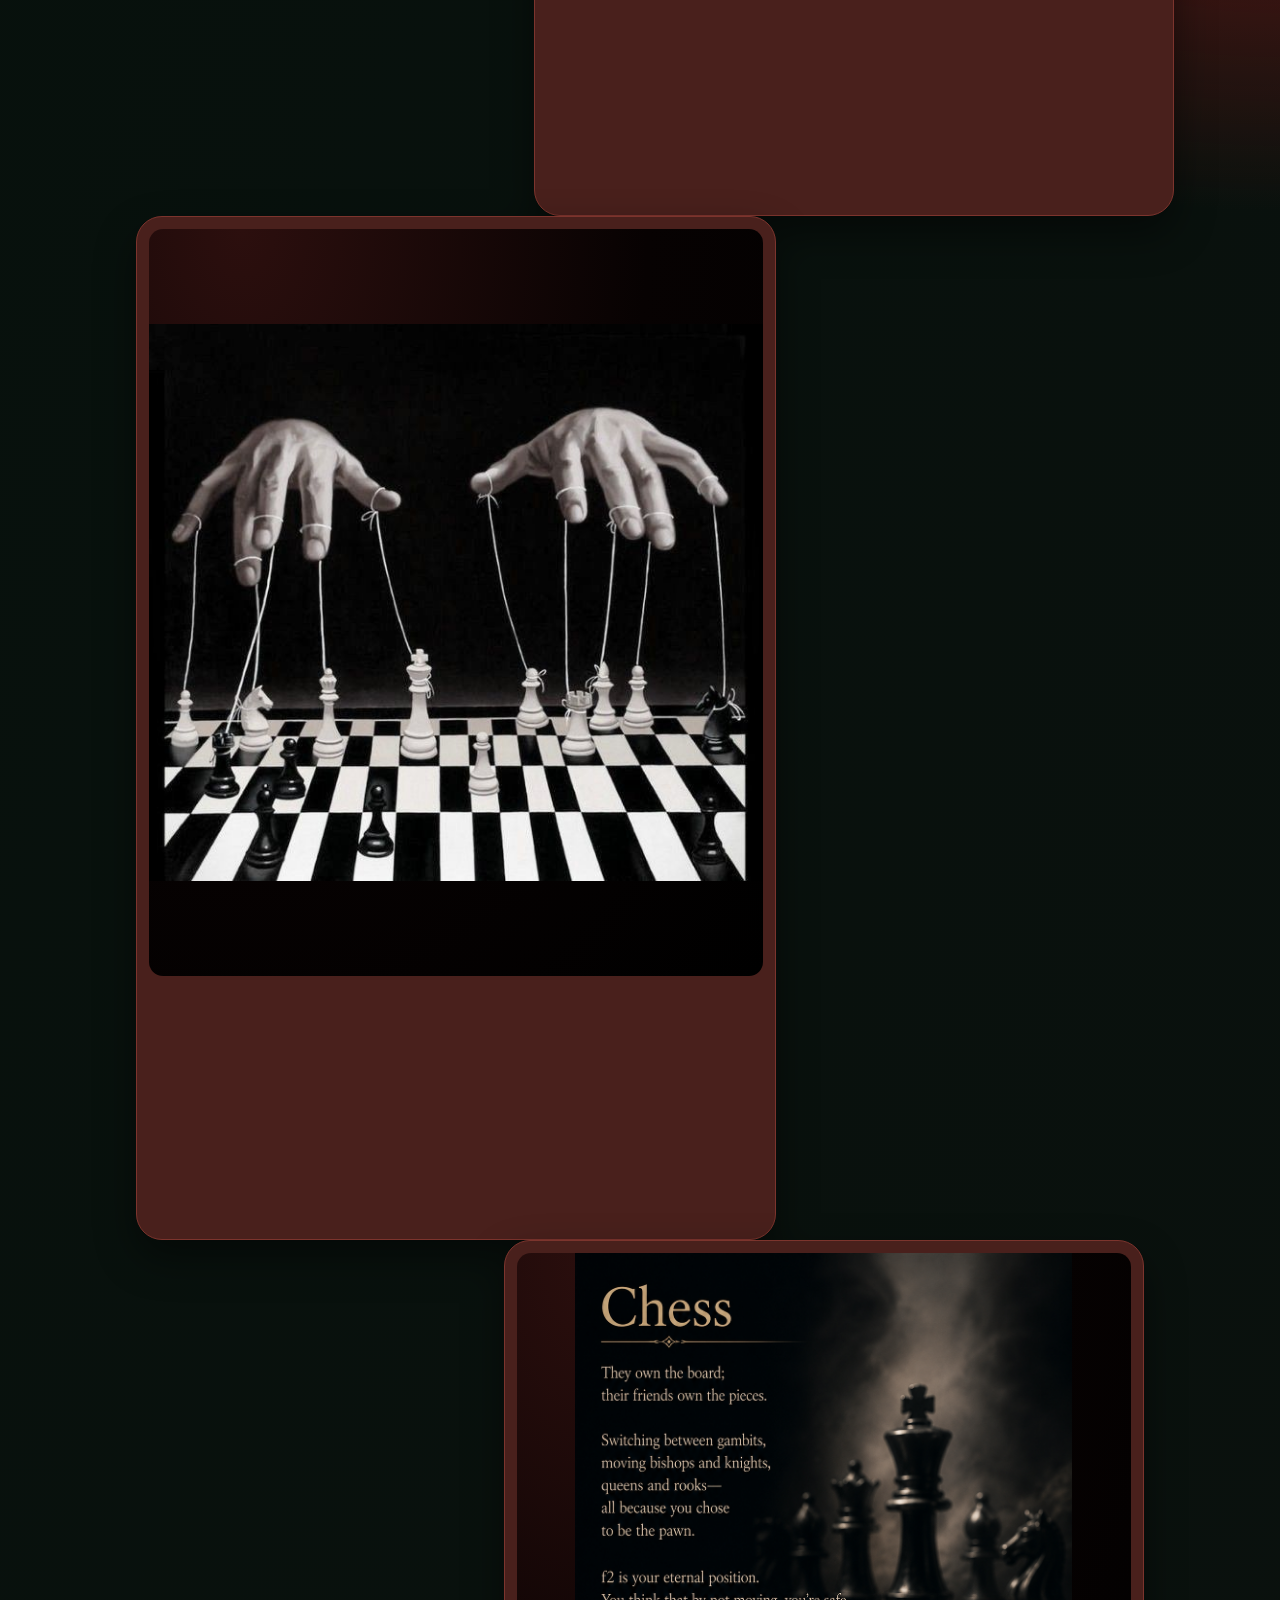
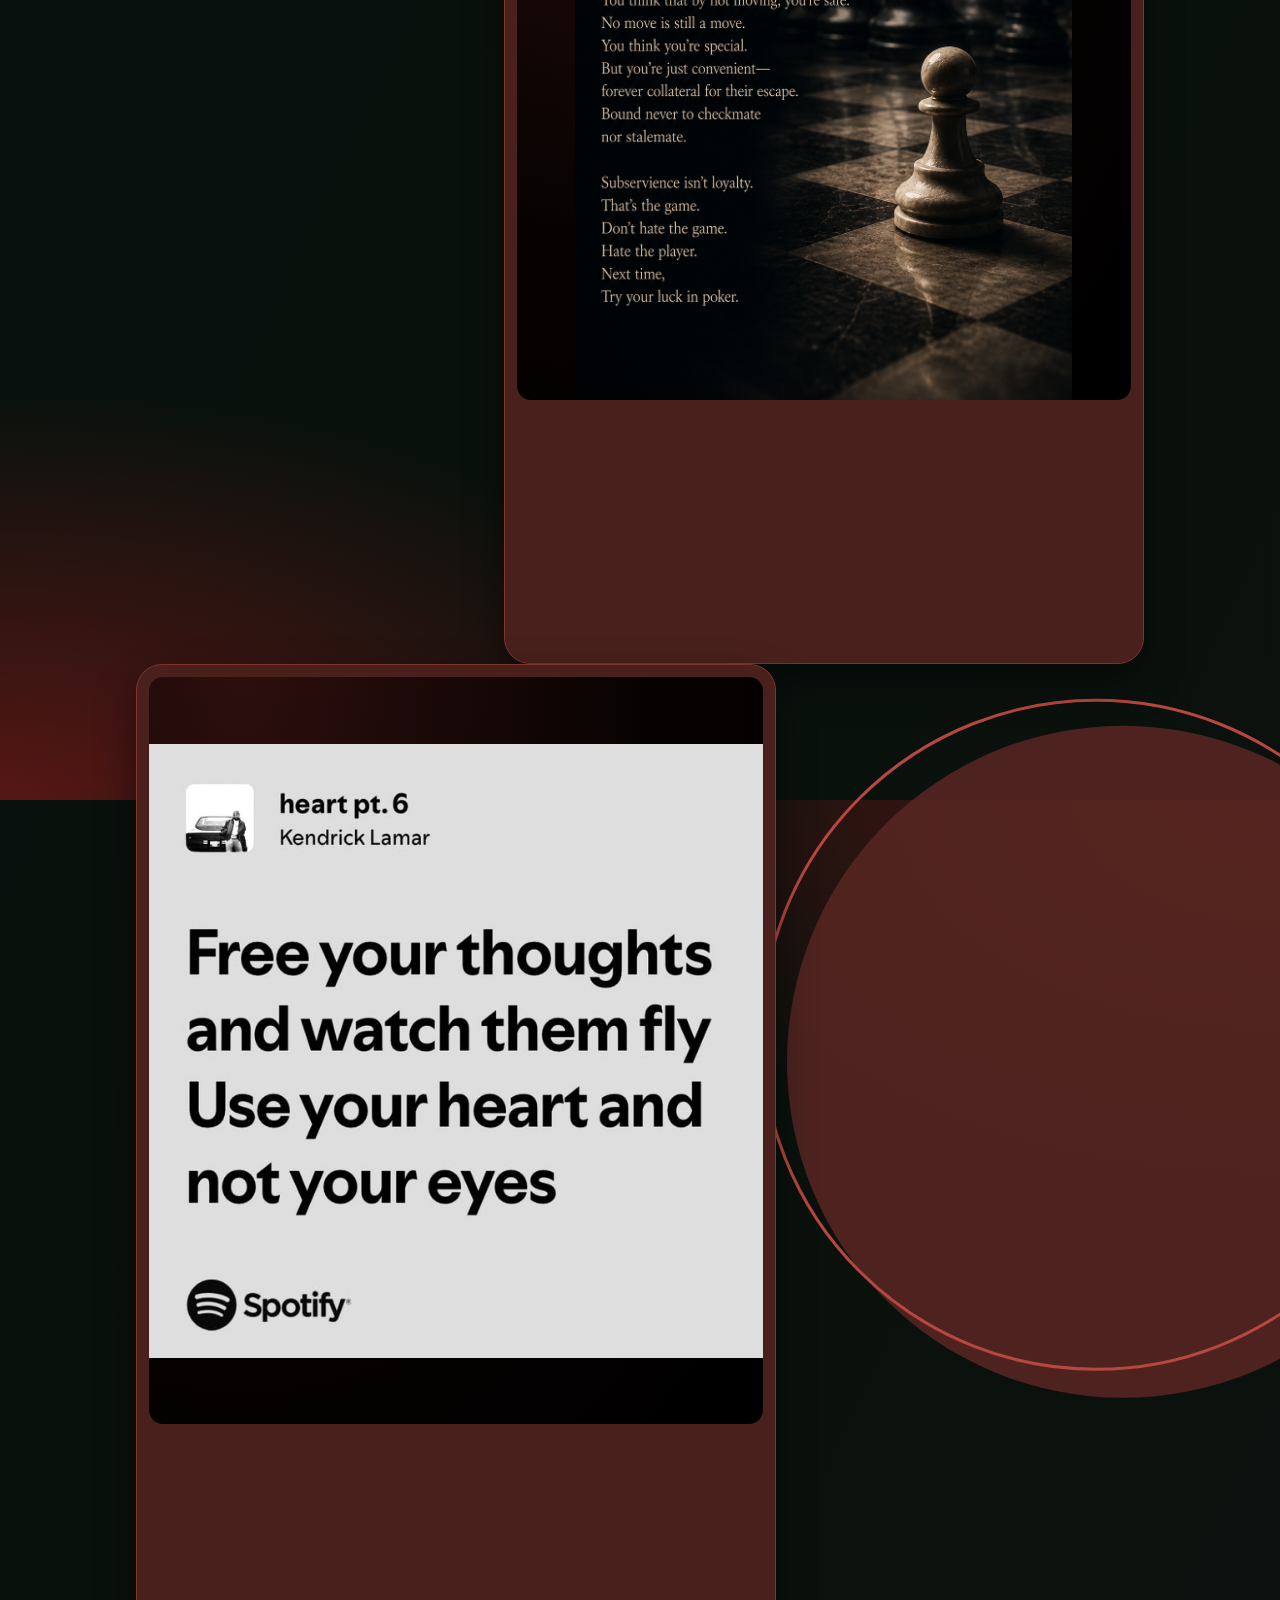
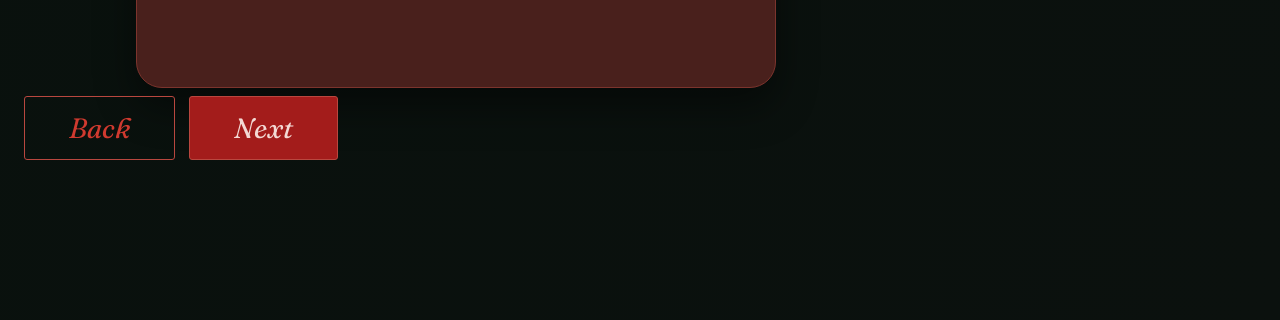
<file: page-3.html>
<!DOCTYPE html>
<html lang="en">
<head>
<meta charset="utf-8">
<meta name="viewport" content="width=device-width, initial-scale=1">
<title>page 3</title>
<link rel="preconnect" href="https://fonts.googleapis.com">
<link rel="preconnect" href="https://fonts.gstatic.com" crossorigin>
<link href="https://fonts.googleapis.com/css2?family=Fraunces:ital,opsz,wght@1,9..144,400&display=swap" rel="stylesheet">
<link rel="stylesheet" href="style.css">
</head>
<body>
<ul id="feed"></ul>
<script src="cards3.js"></script>
<script src="feed.js"></script>
<script src="theme-scroll.js"></script>
</body>
</html>
</file>
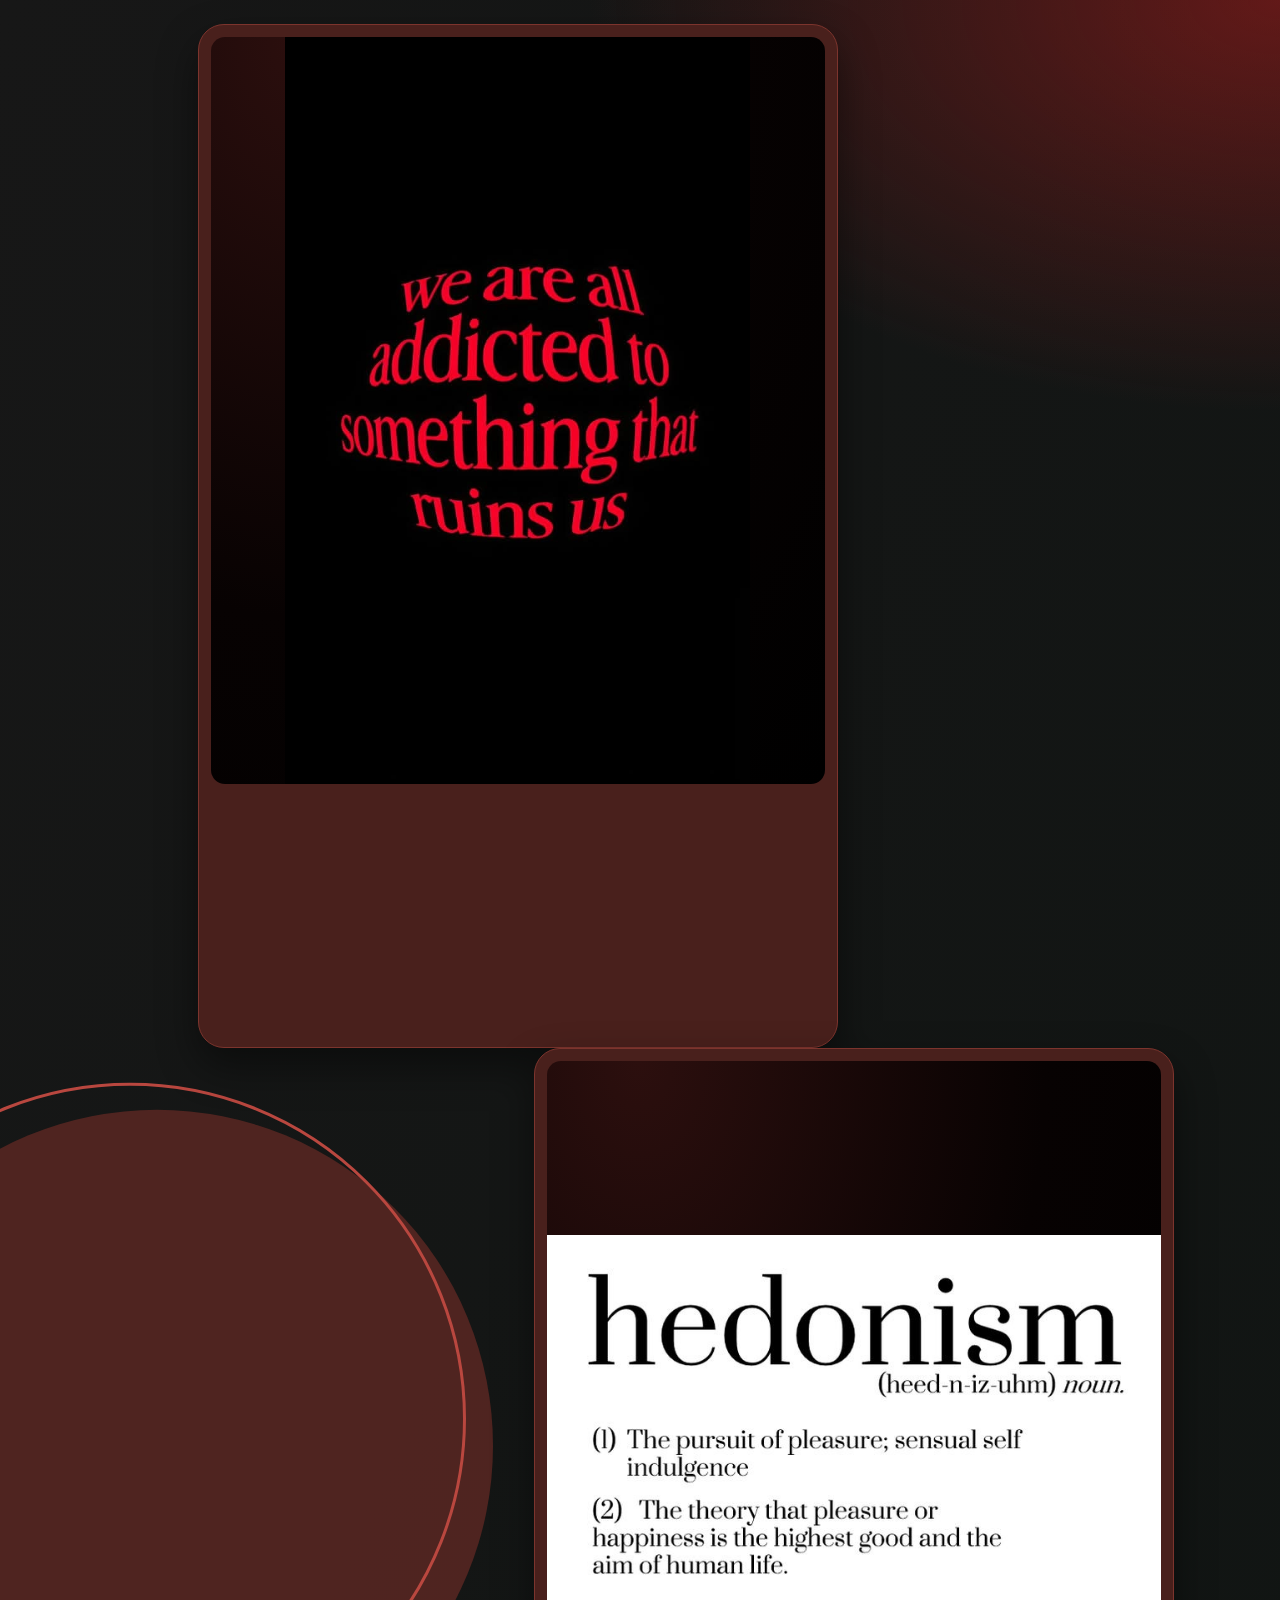
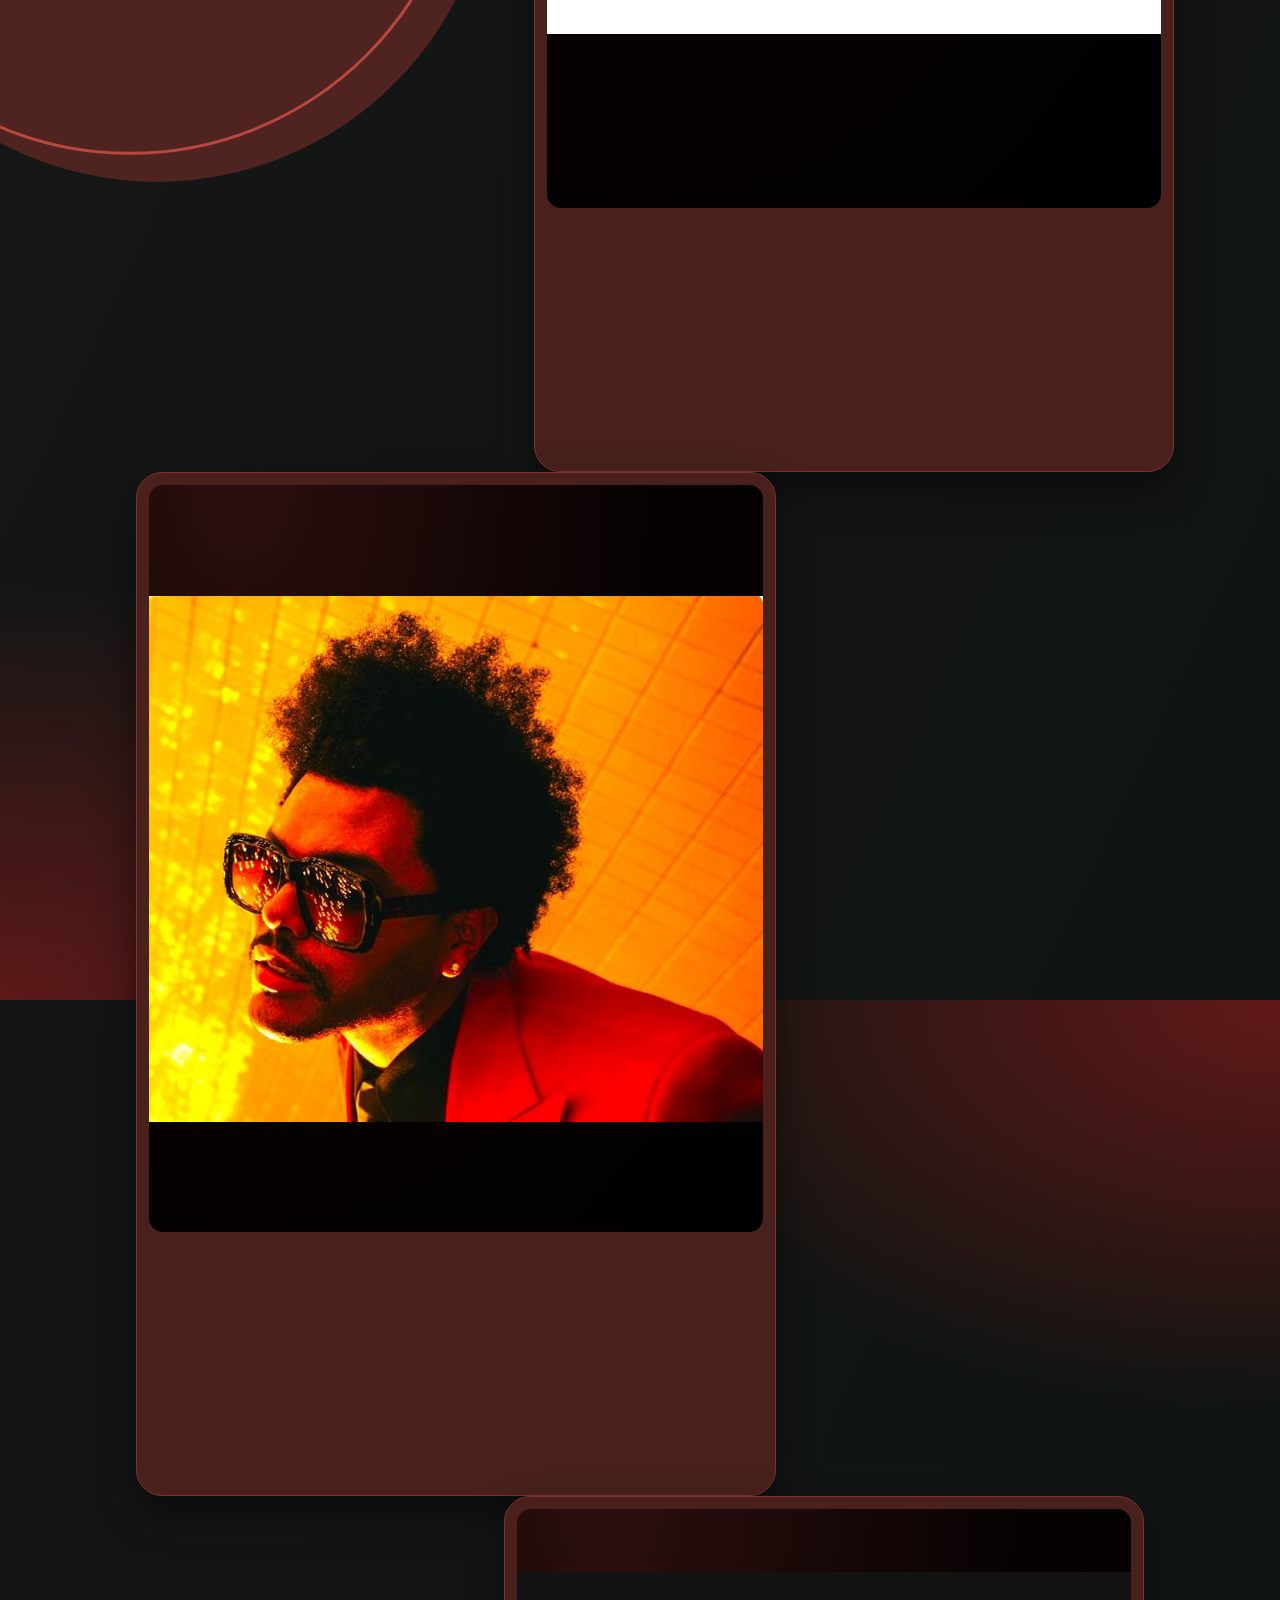
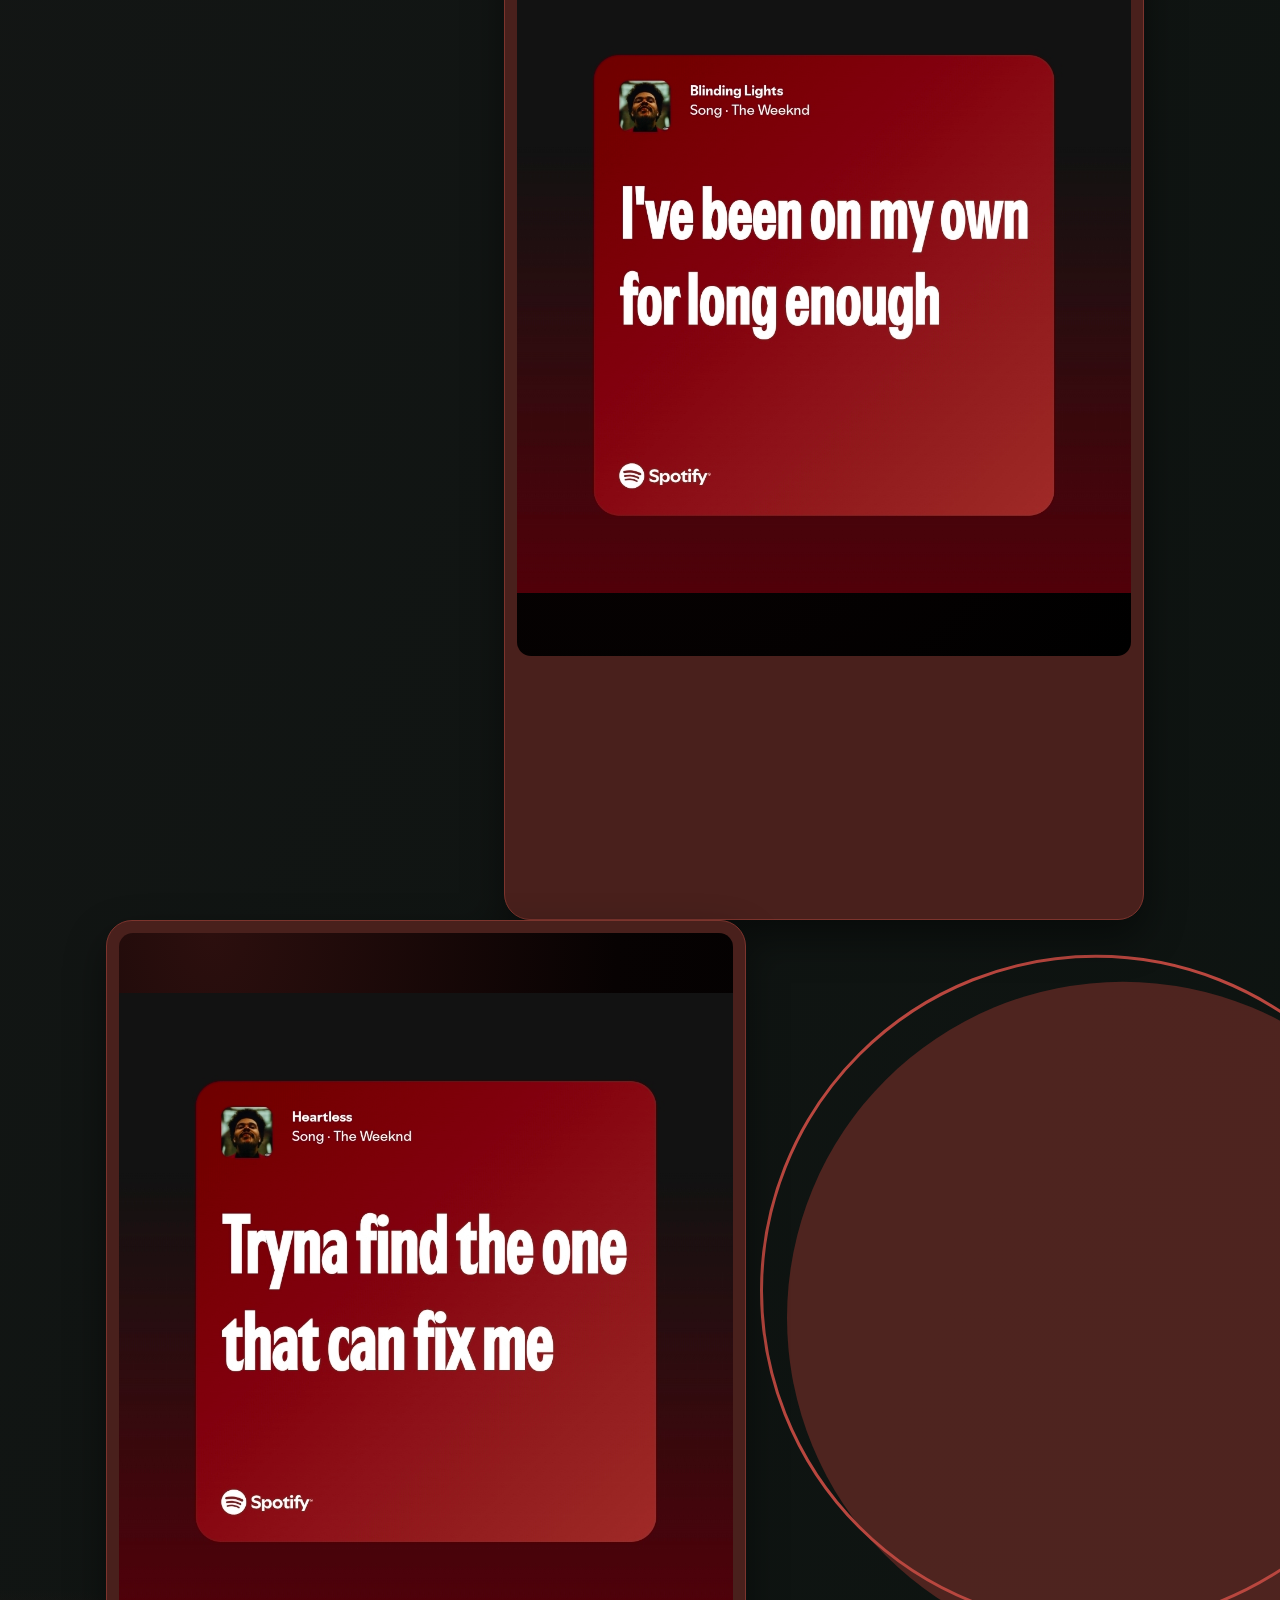
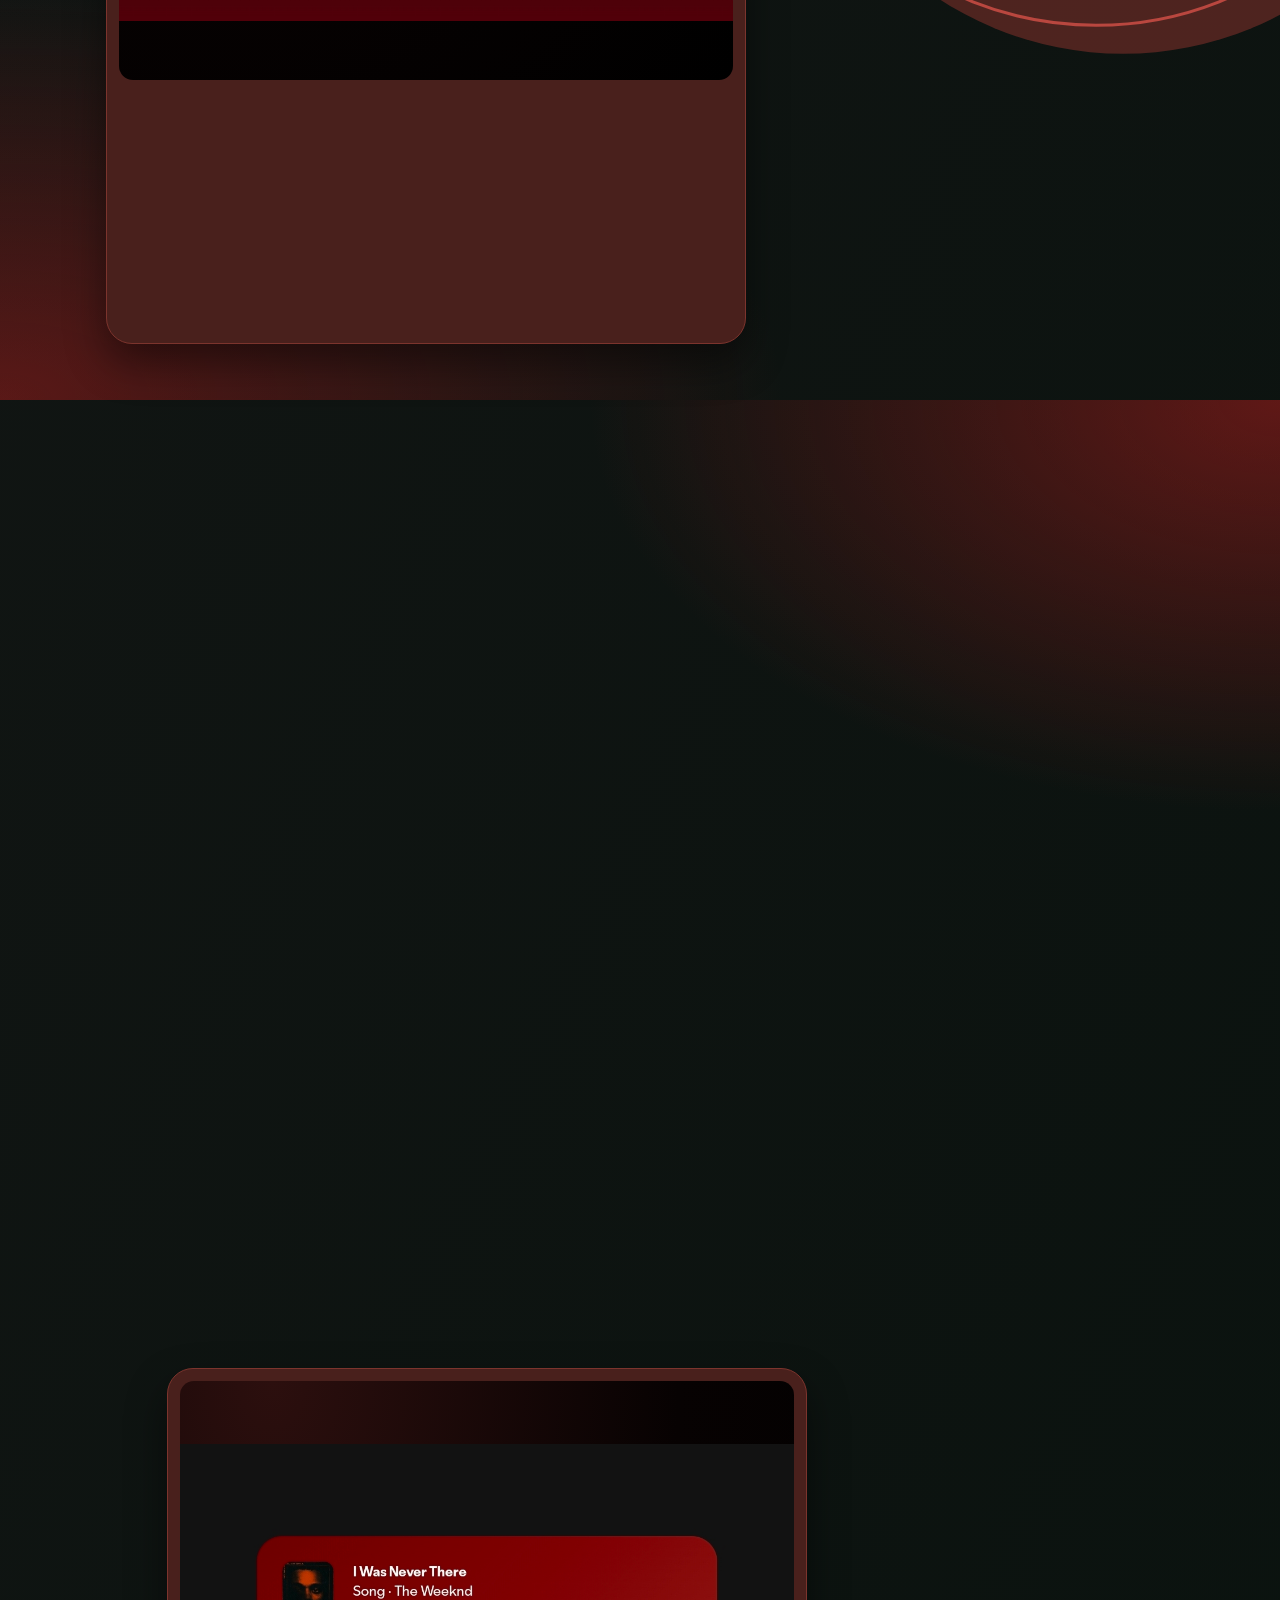
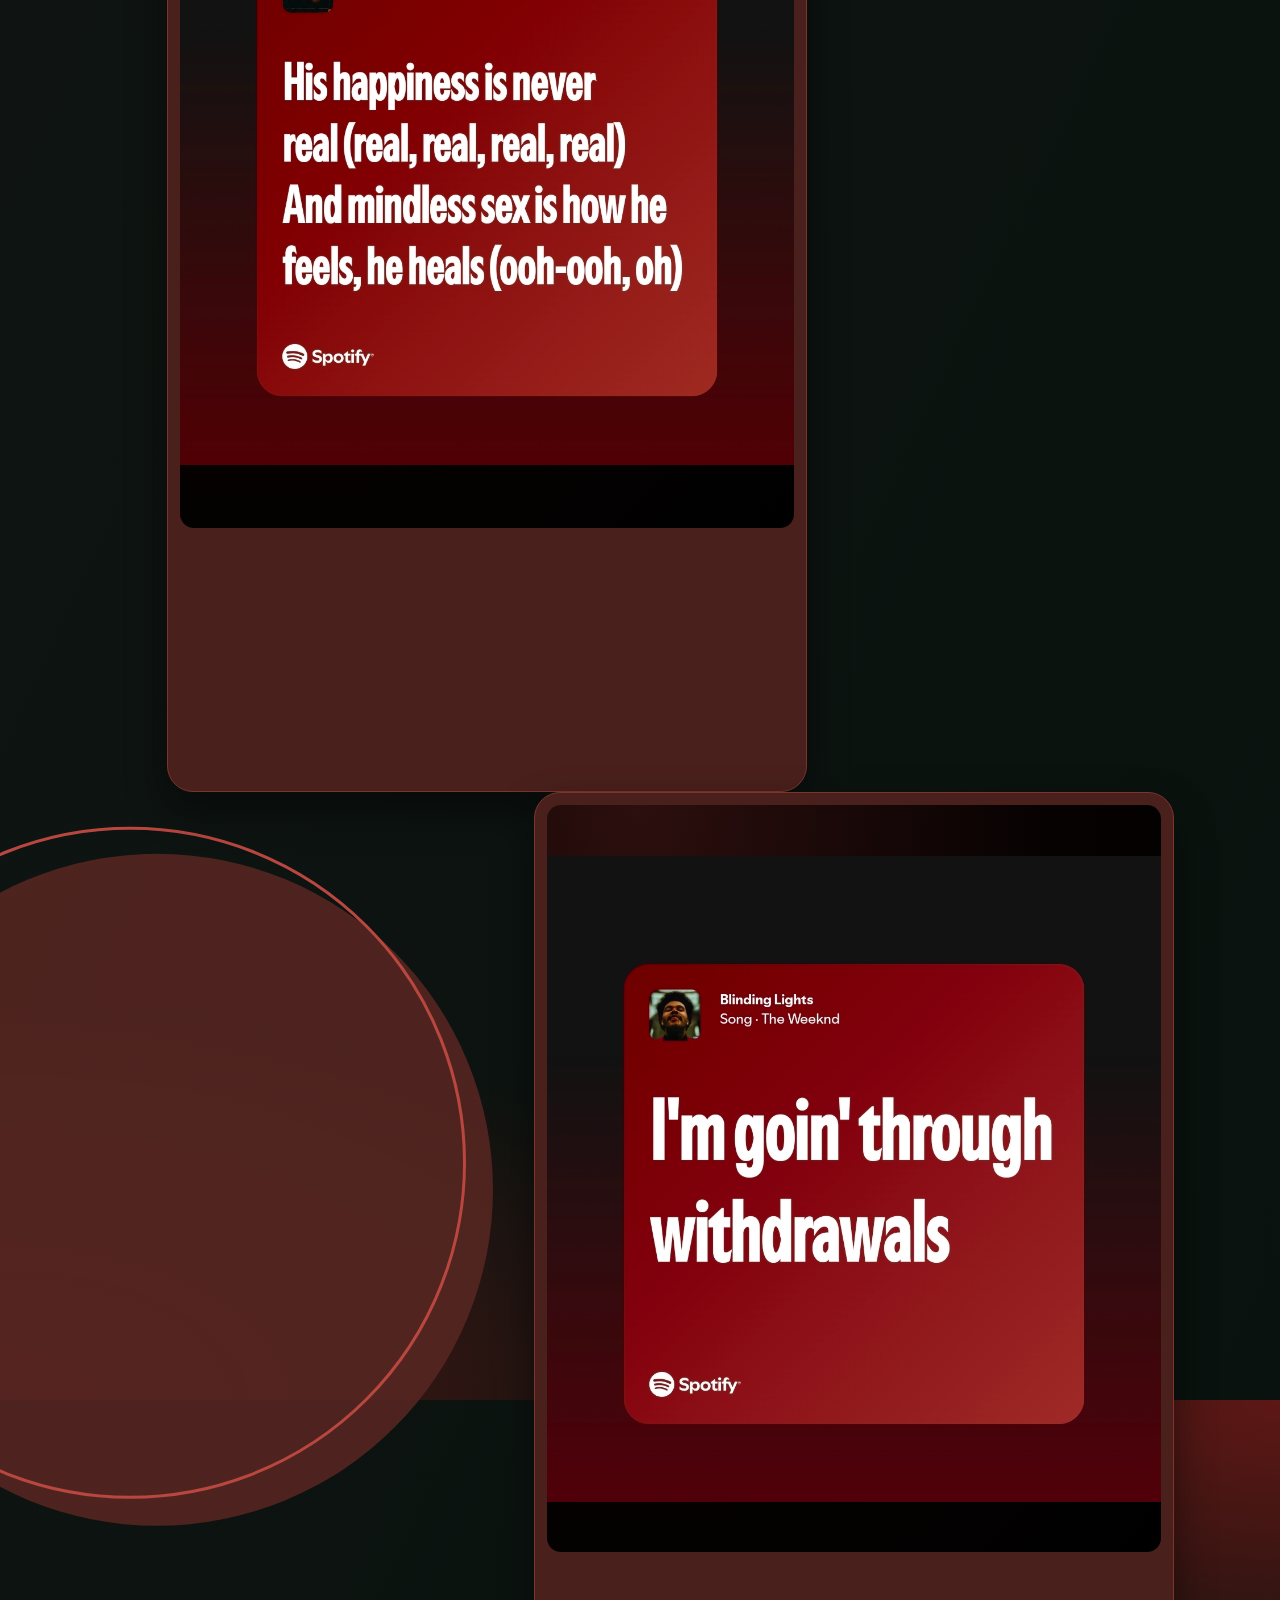
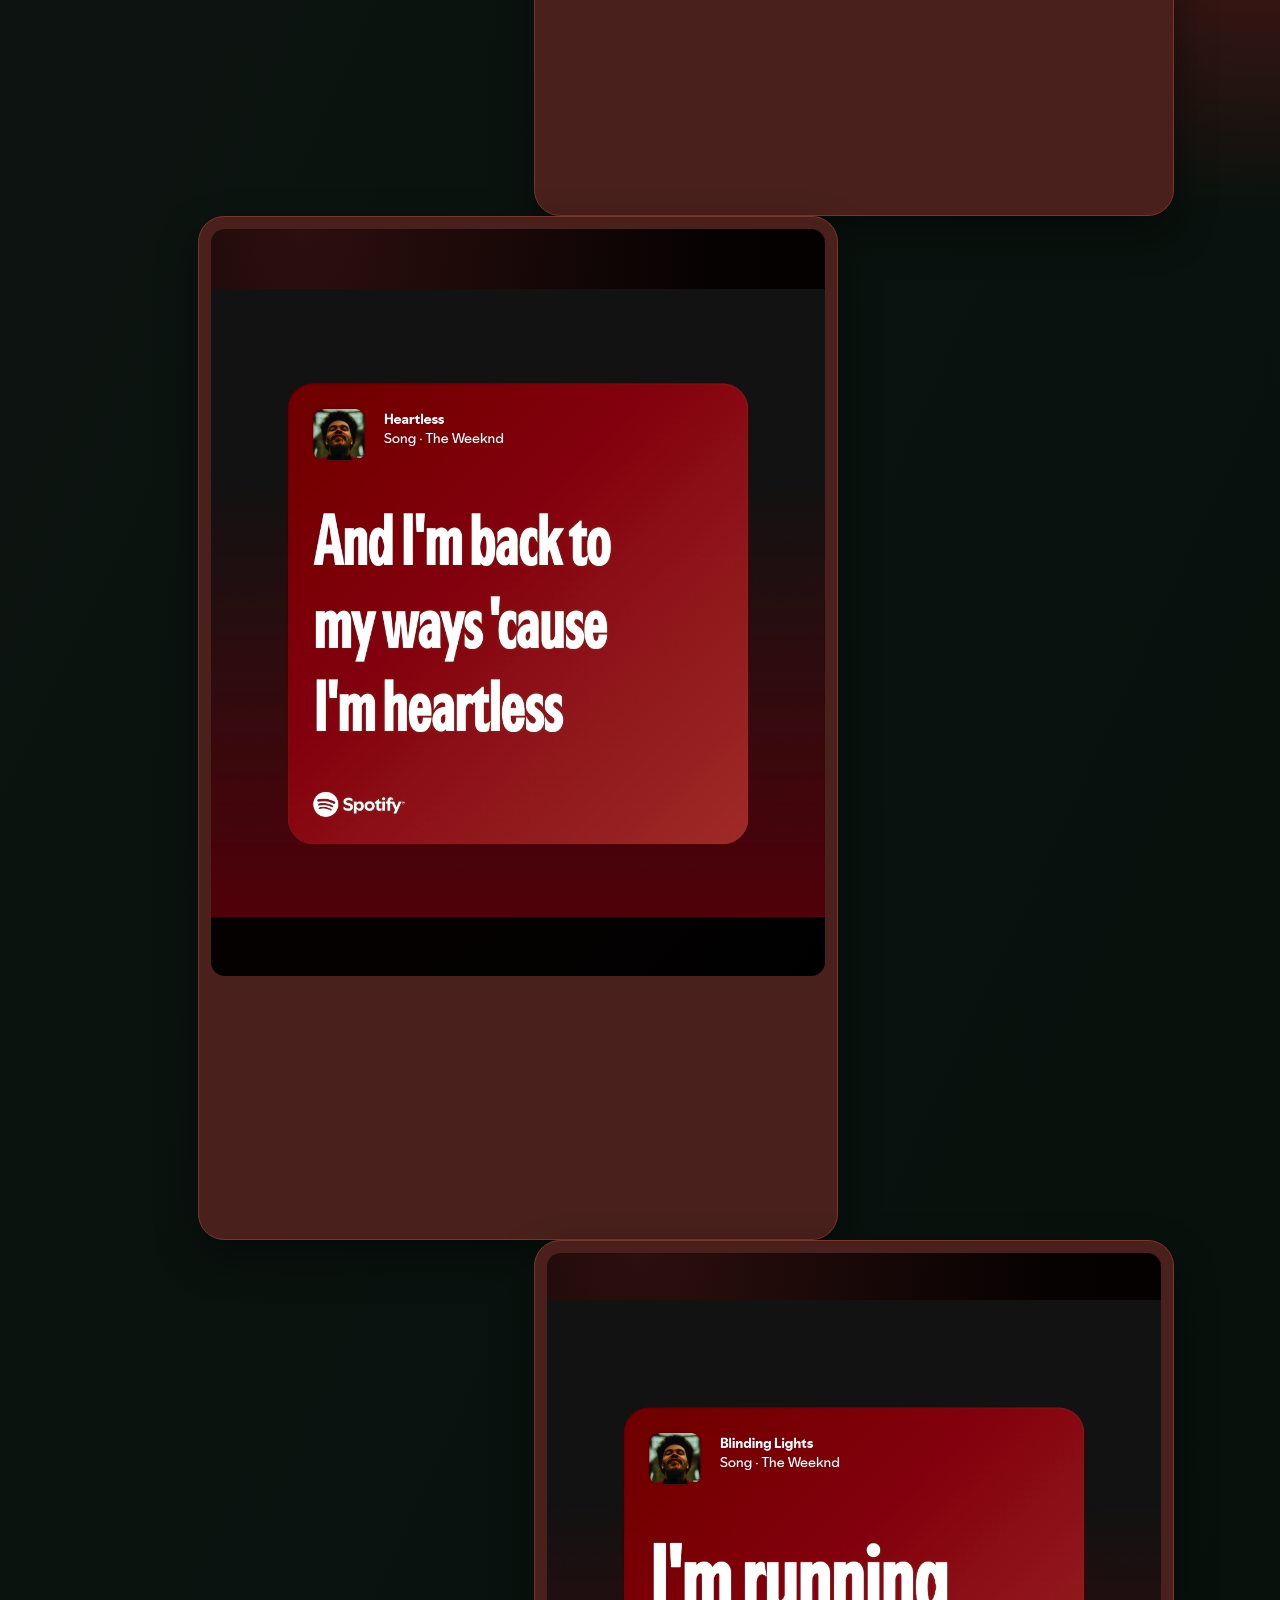
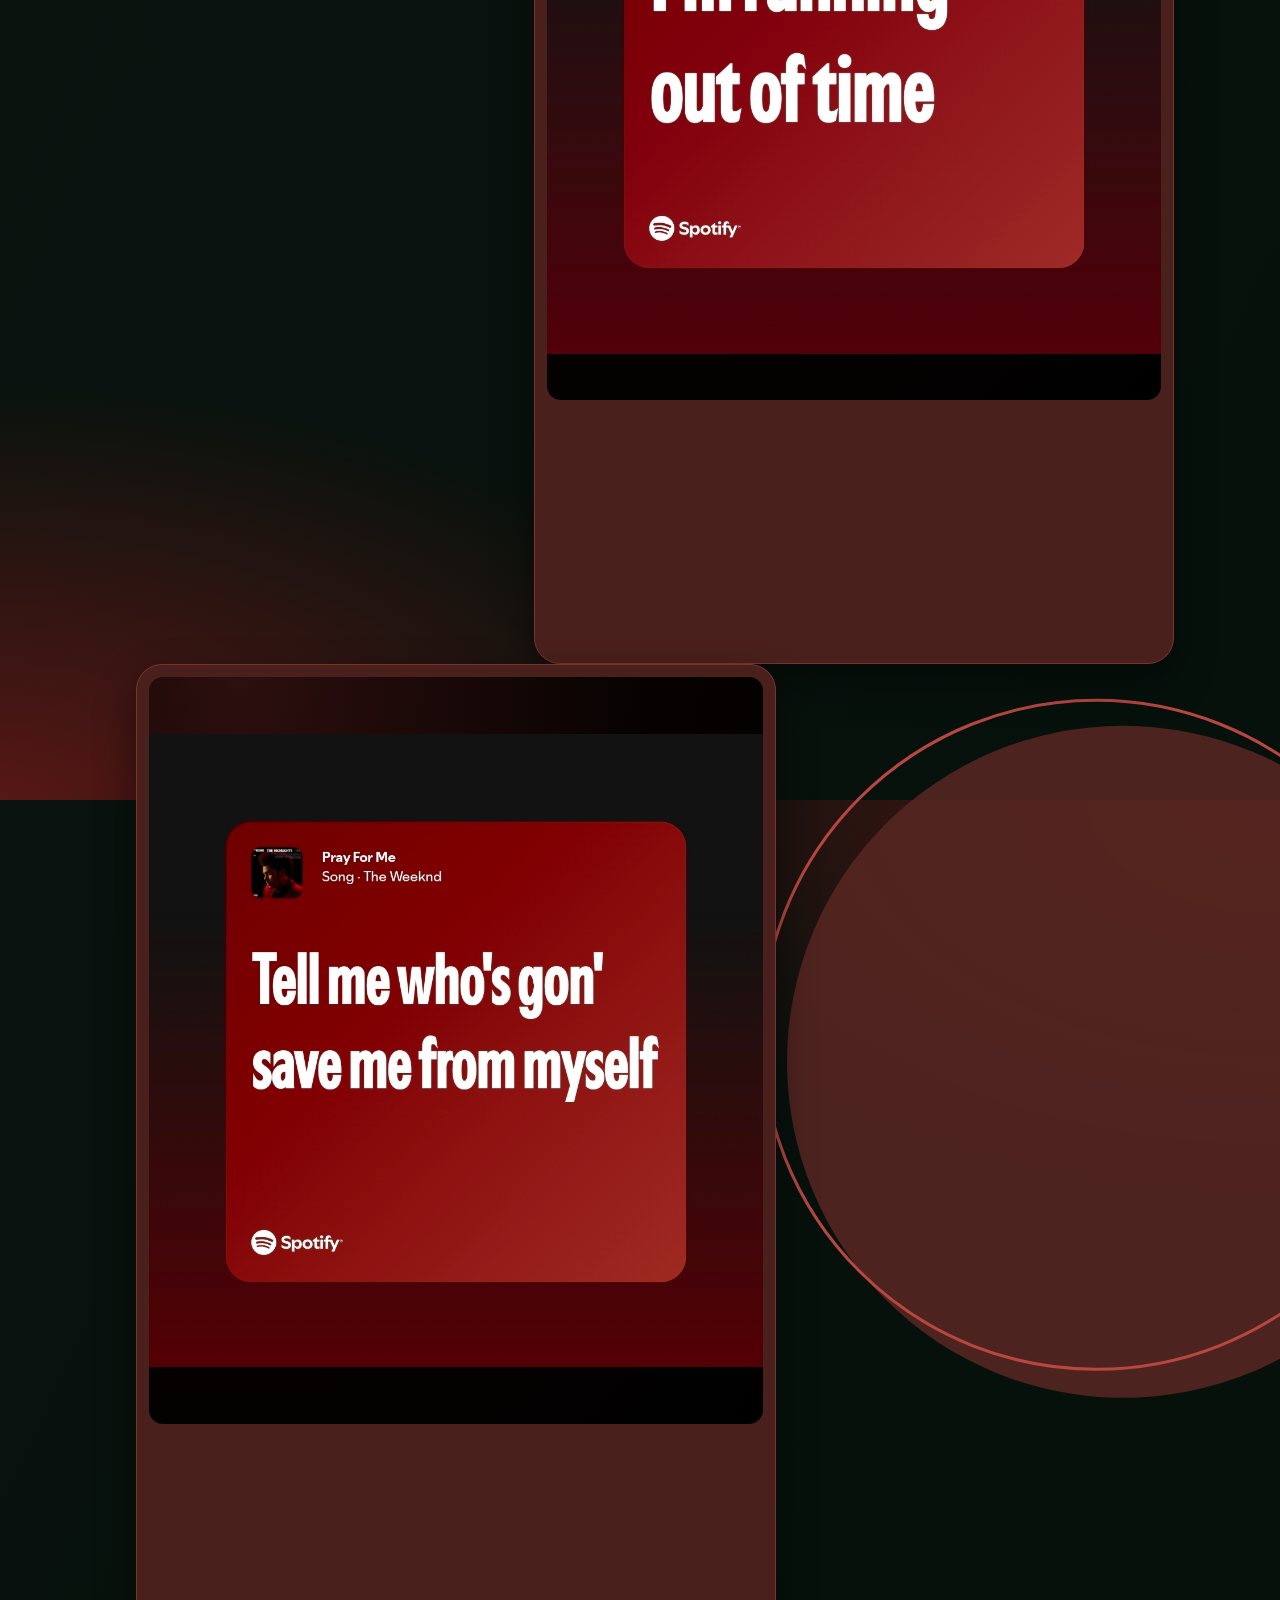
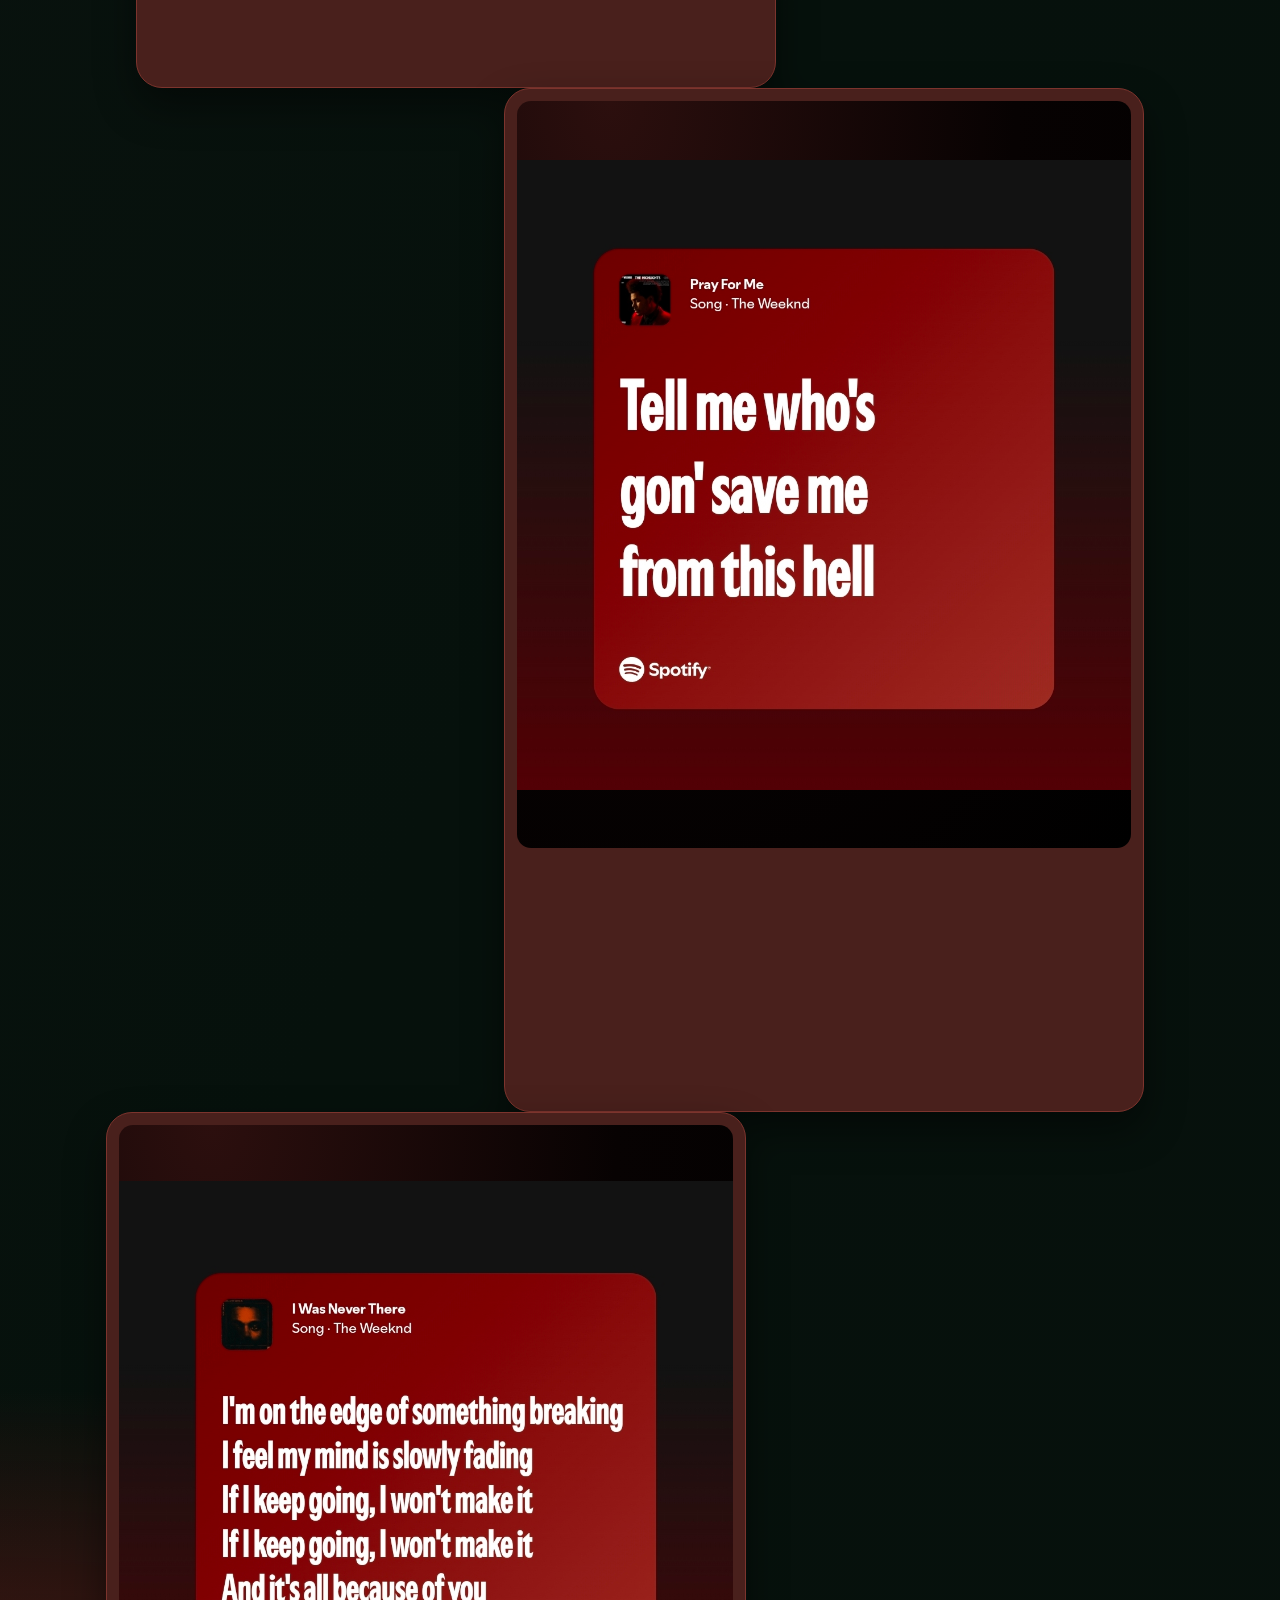
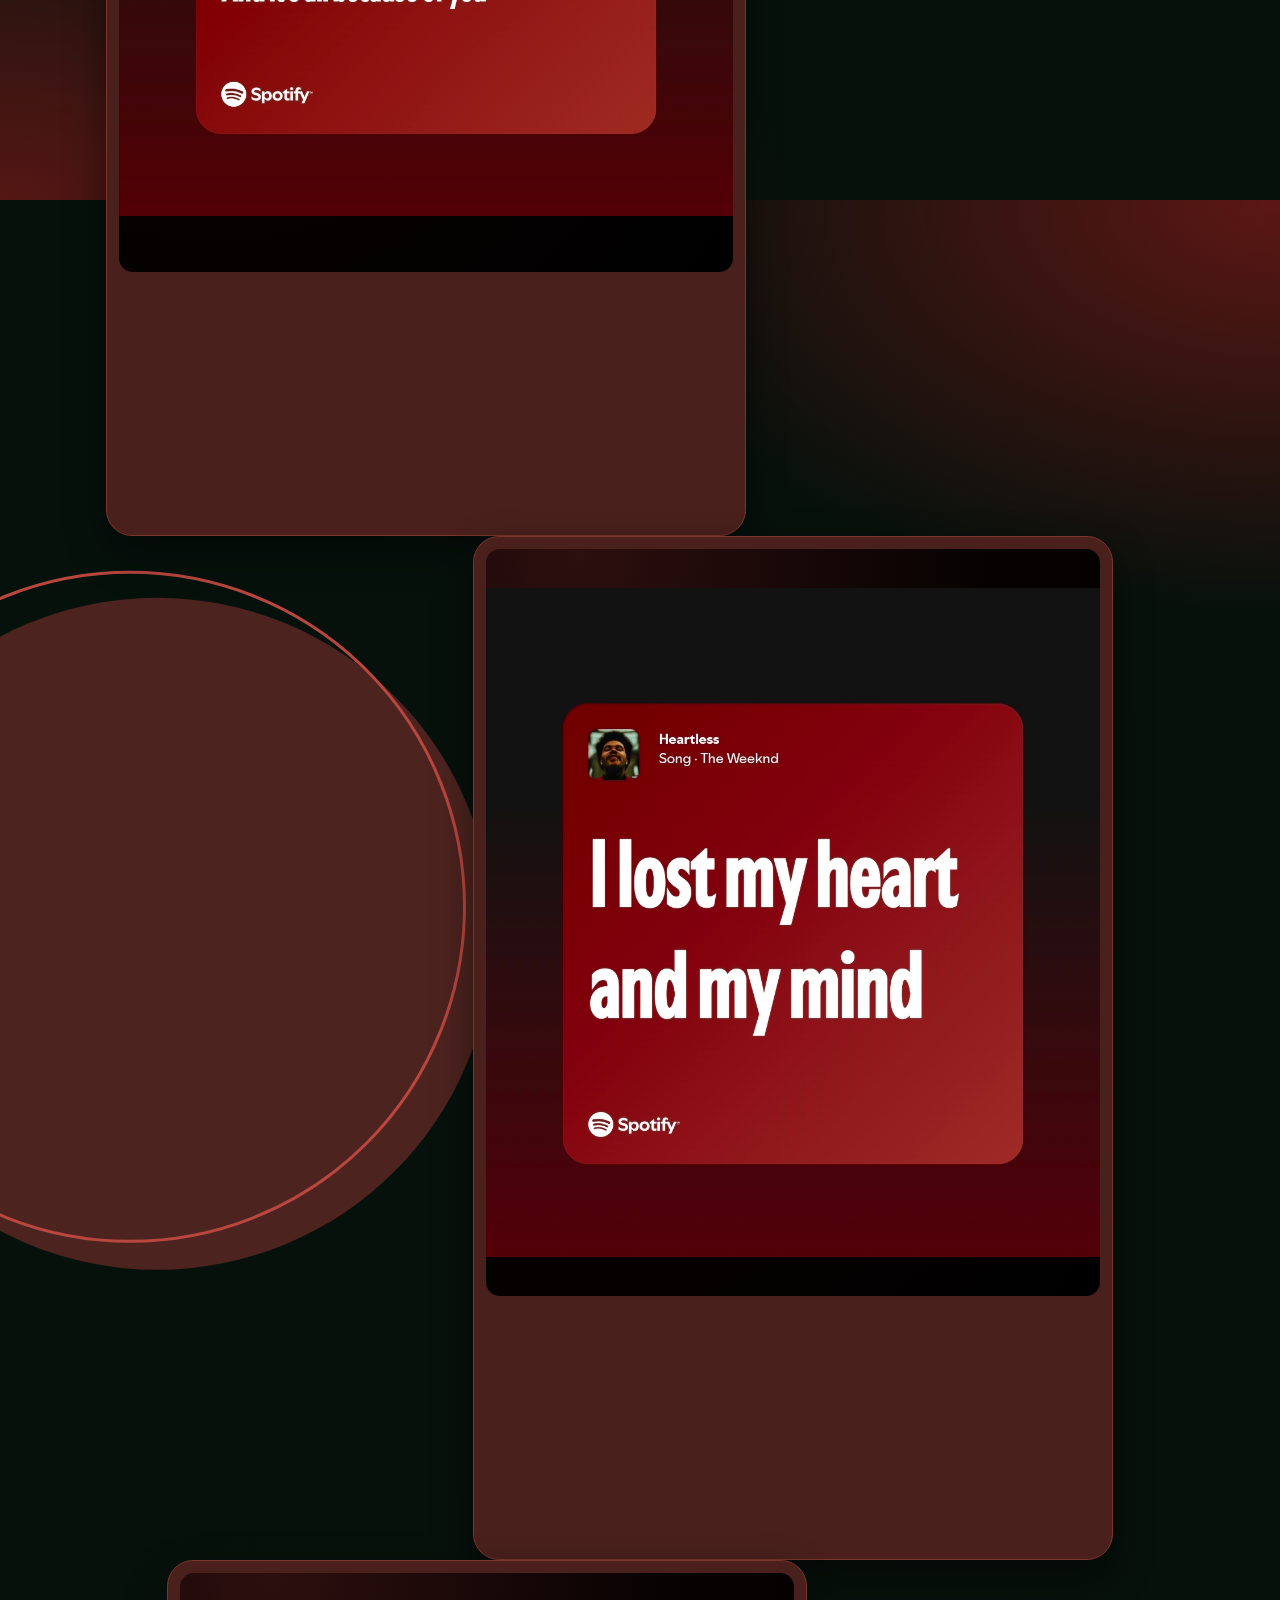
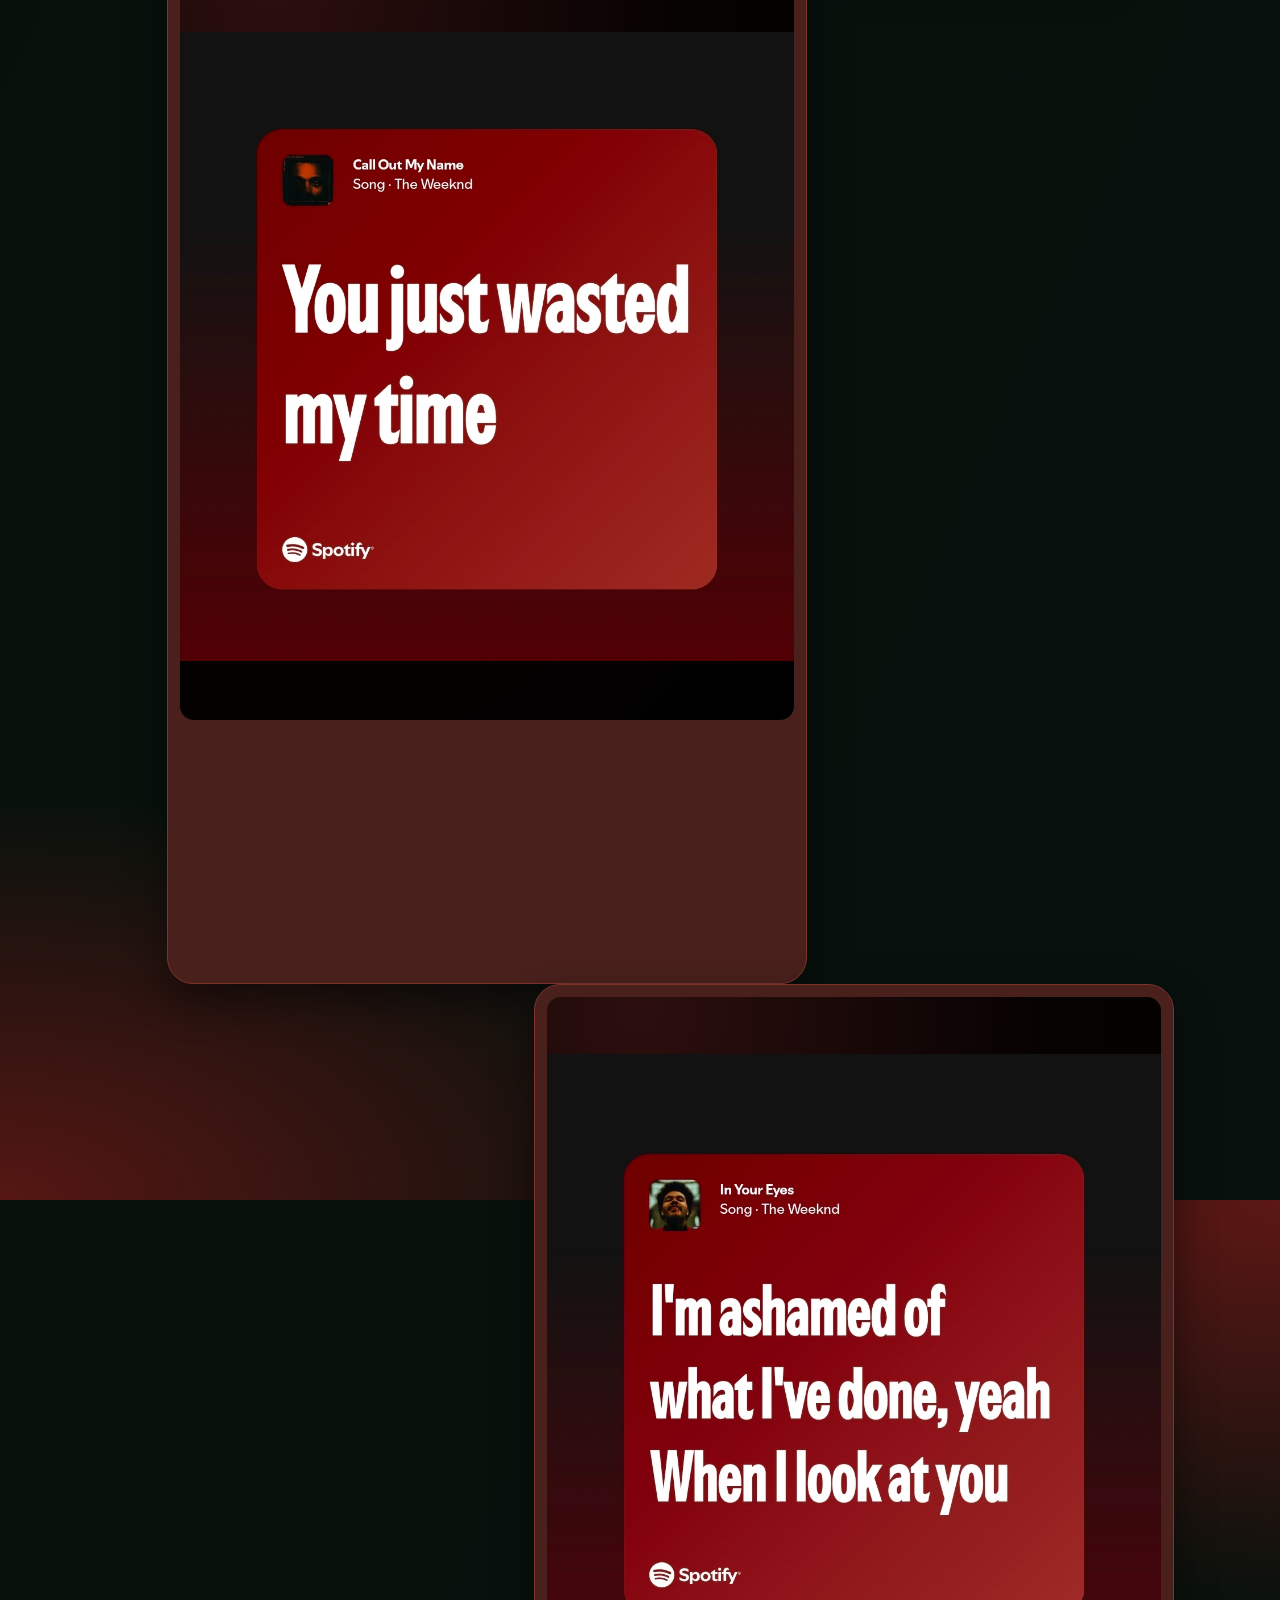
<file: page-4.html>
<!DOCTYPE html>
<html lang="en">
<head>
<meta charset="utf-8">
<meta name="viewport" content="width=device-width, initial-scale=1">
<title>page 4</title>
<link rel="preconnect" href="https://fonts.googleapis.com">
<link rel="preconnect" href="https://fonts.gstatic.com" crossorigin>
<link href="https://fonts.googleapis.com/css2?family=Fraunces:ital,opsz,wght@1,9..144,400&display=swap" rel="stylesheet">
<link rel="stylesheet" href="style.css">
</head>
<body>
<ul id="feed"></ul>
<script src="cards4.js"></script>
<script src="feed.js"></script>
<script src="theme-scroll.js"></script>
</body>
</html>
</file>
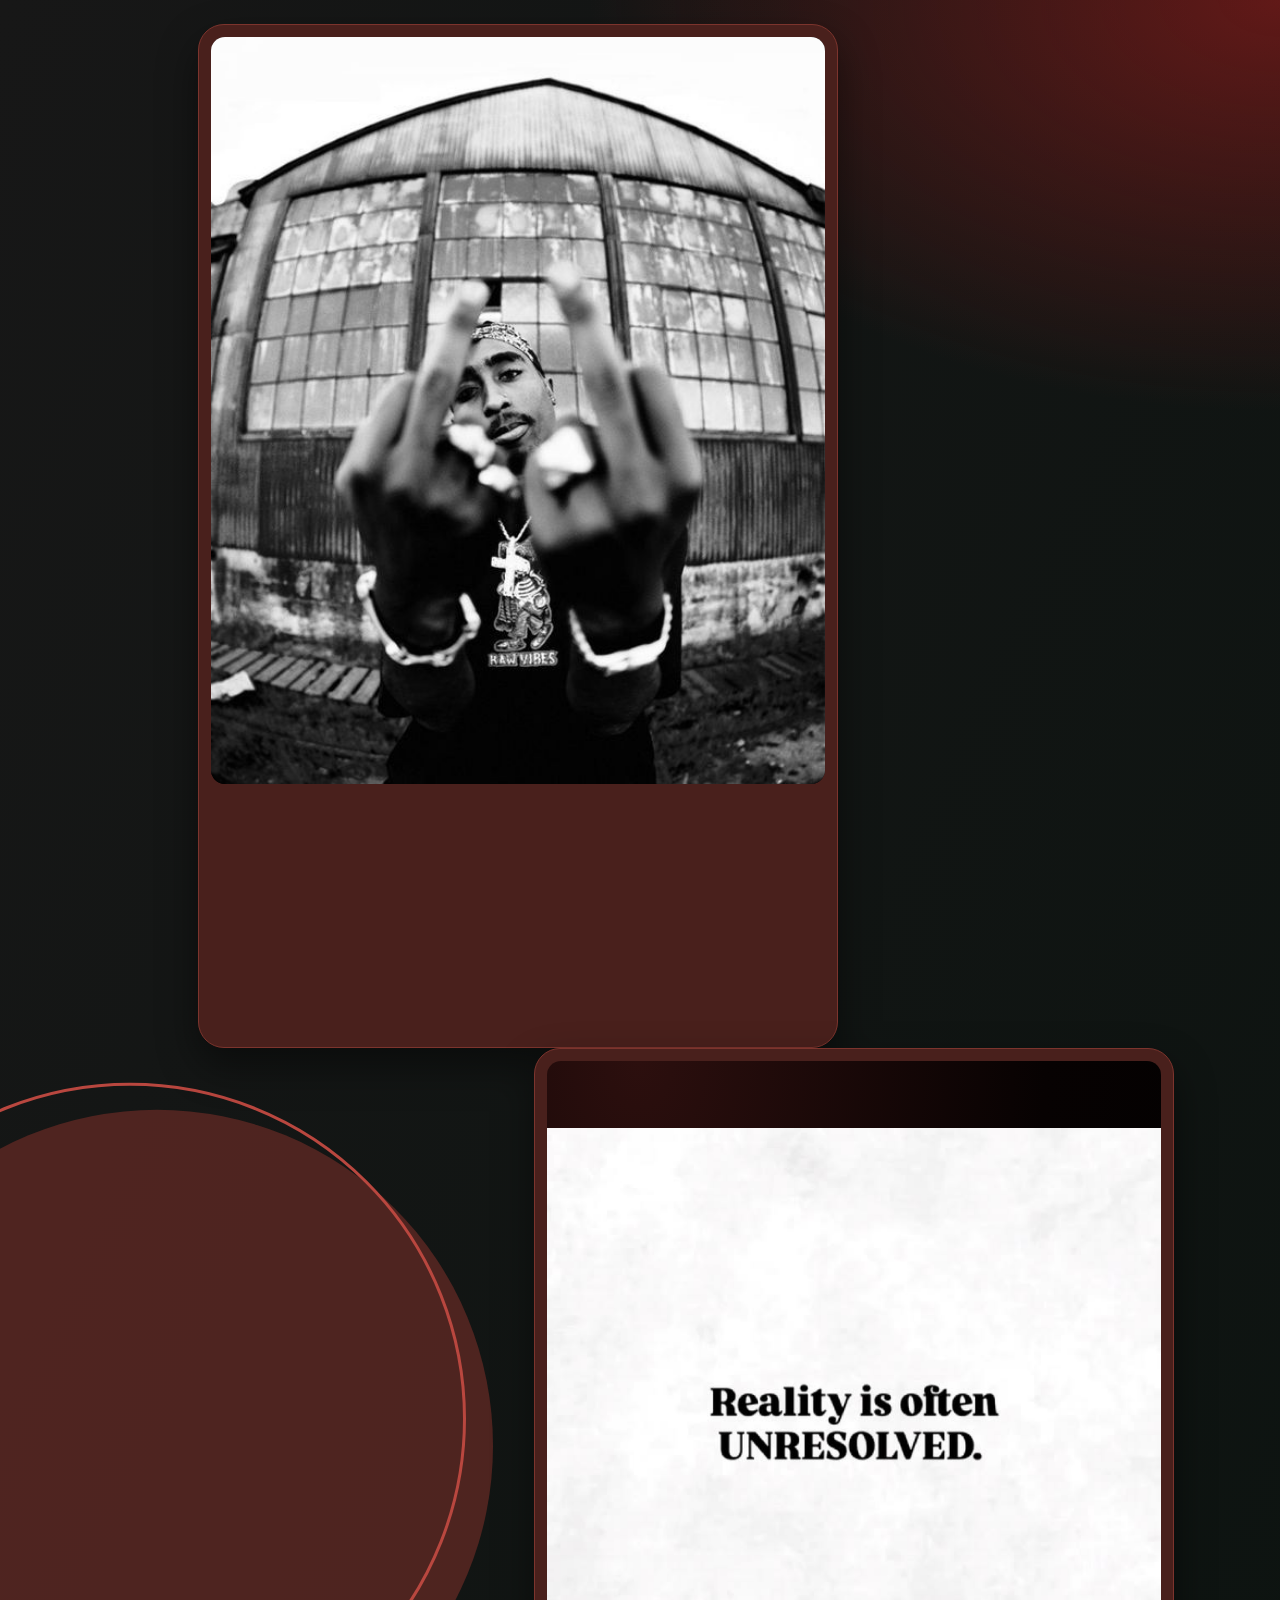
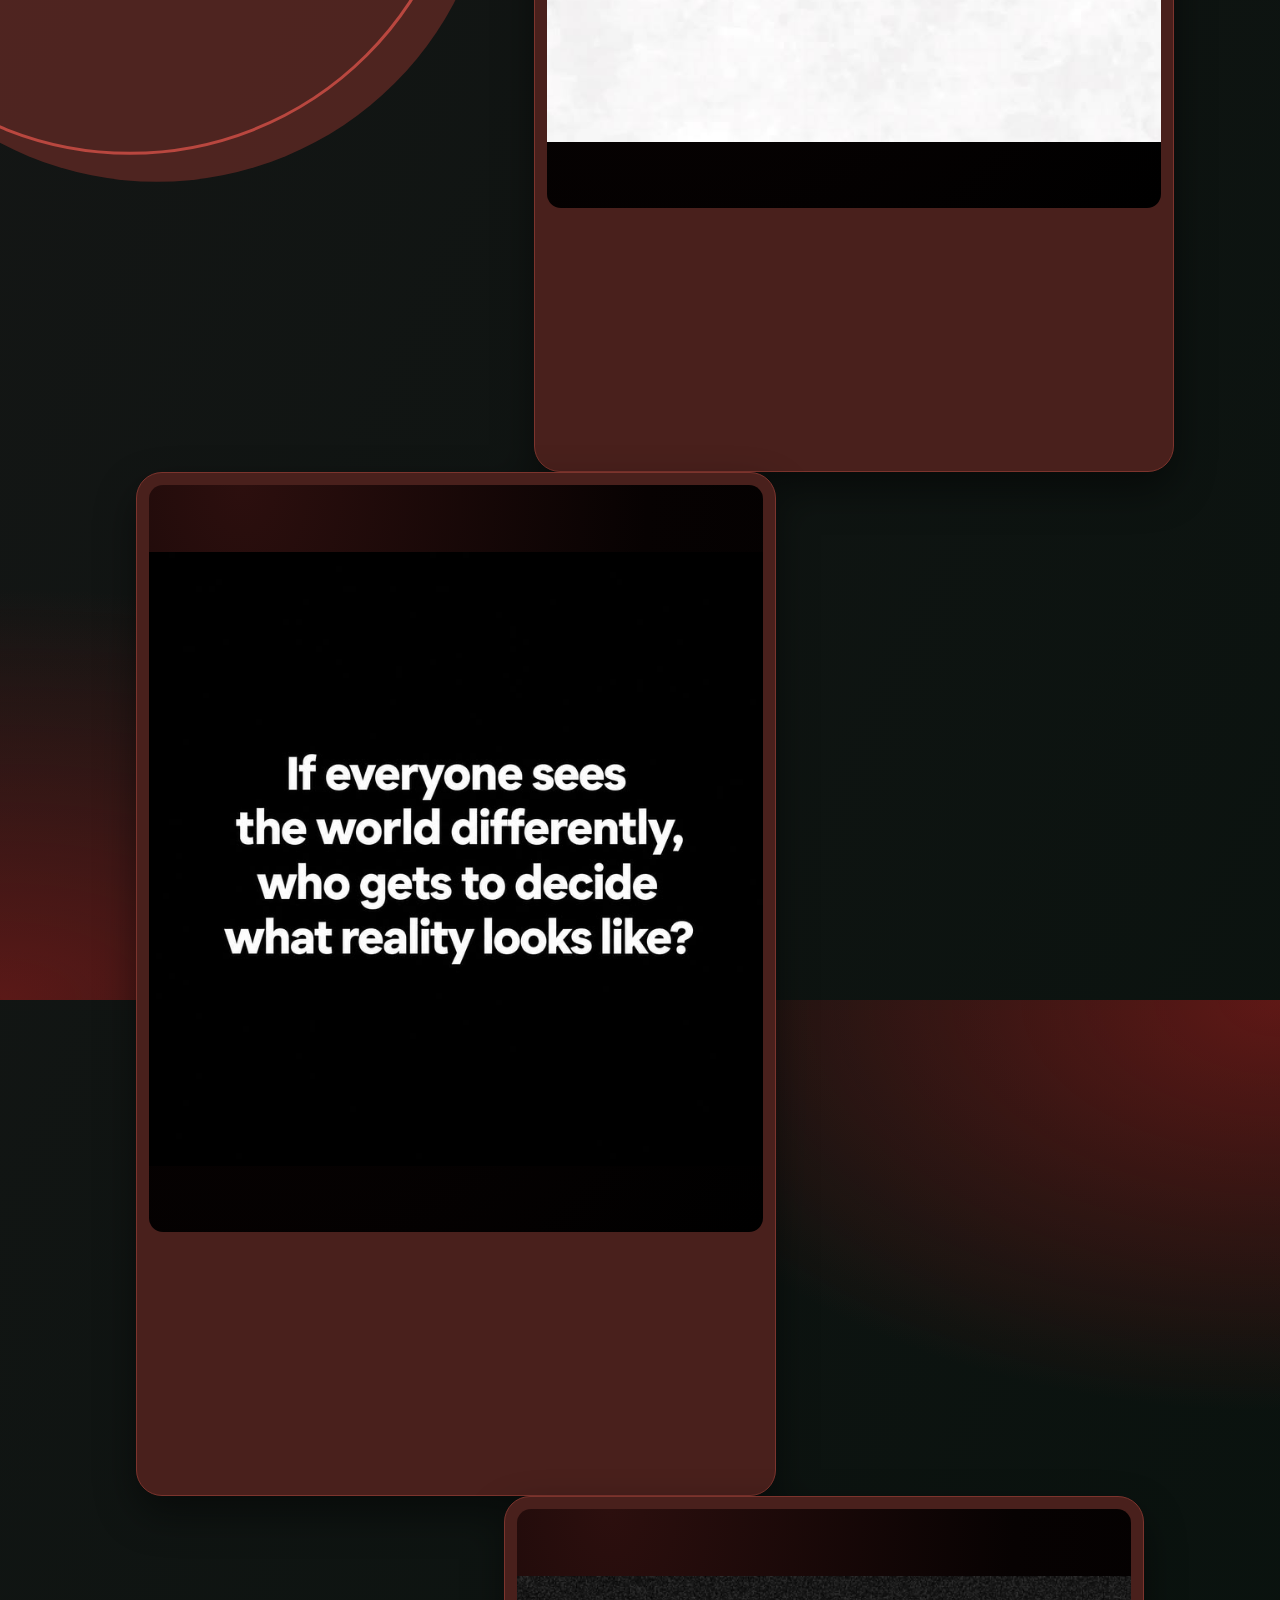
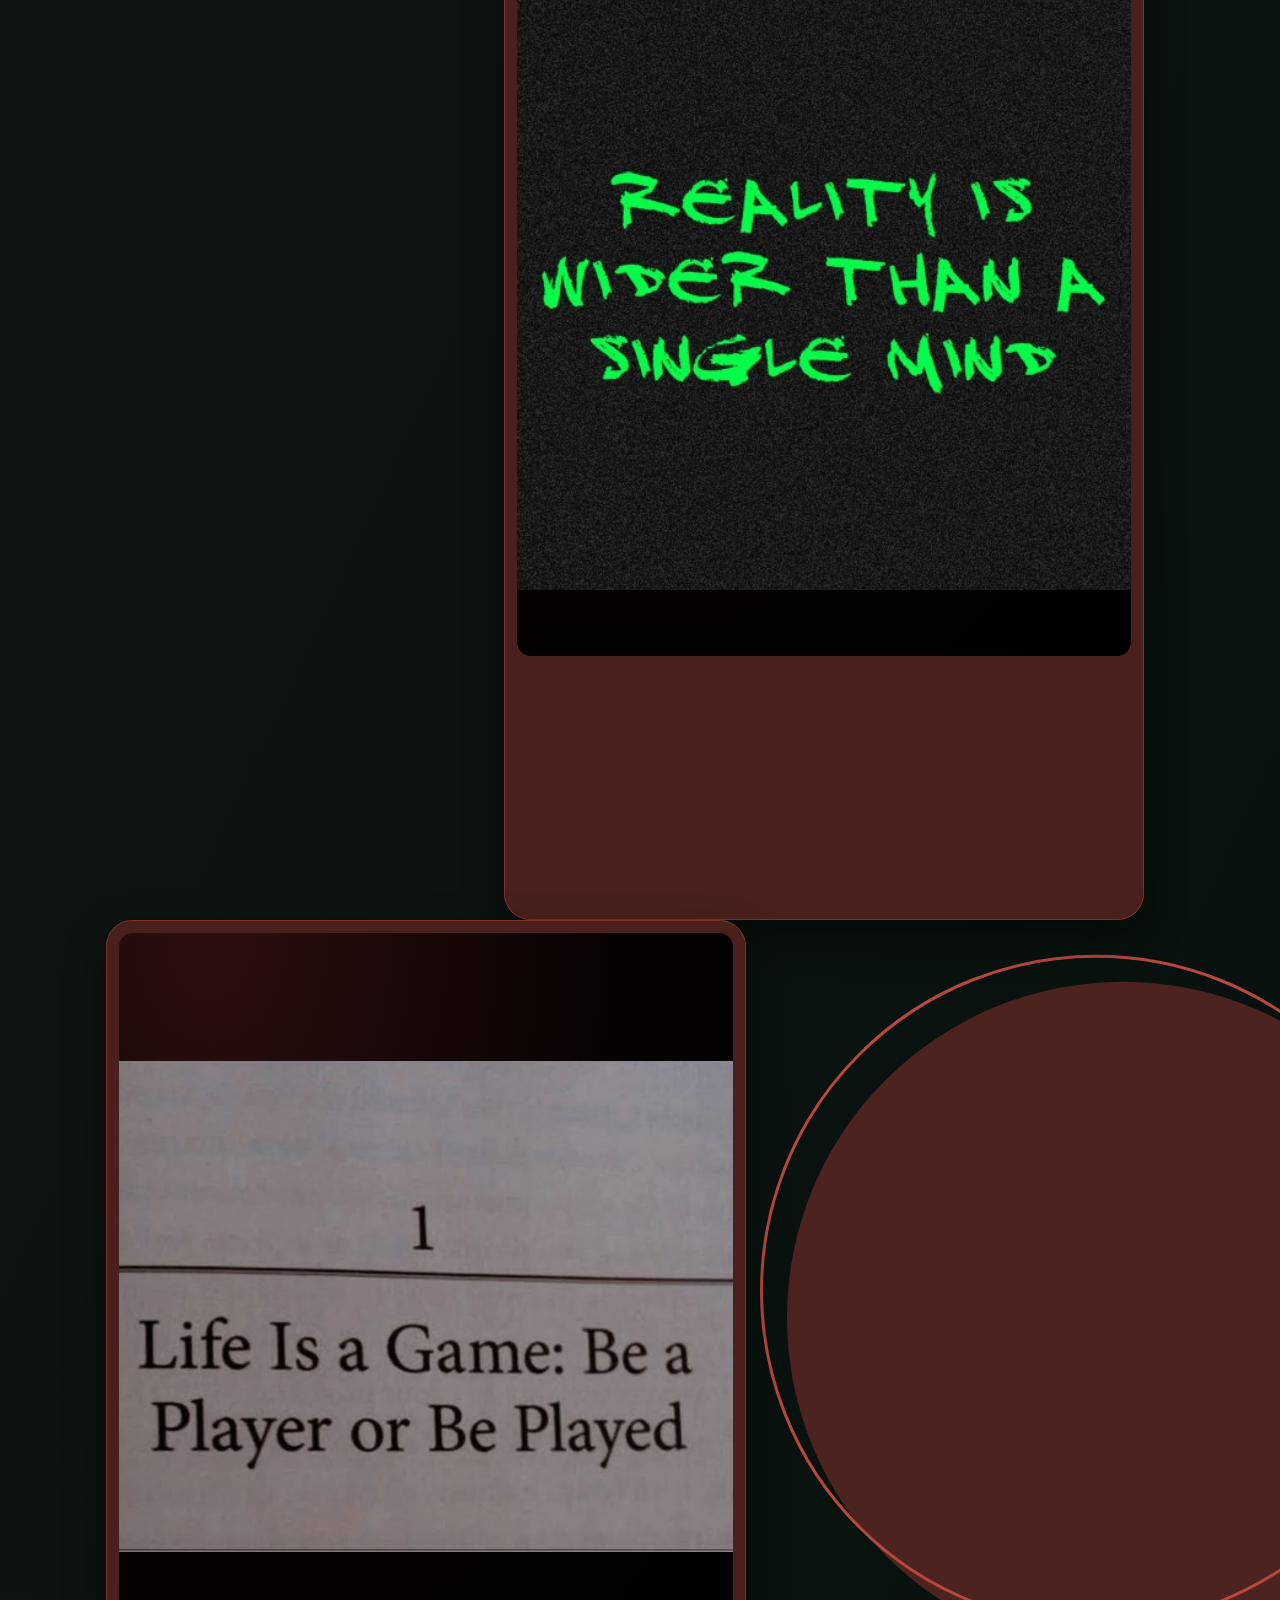
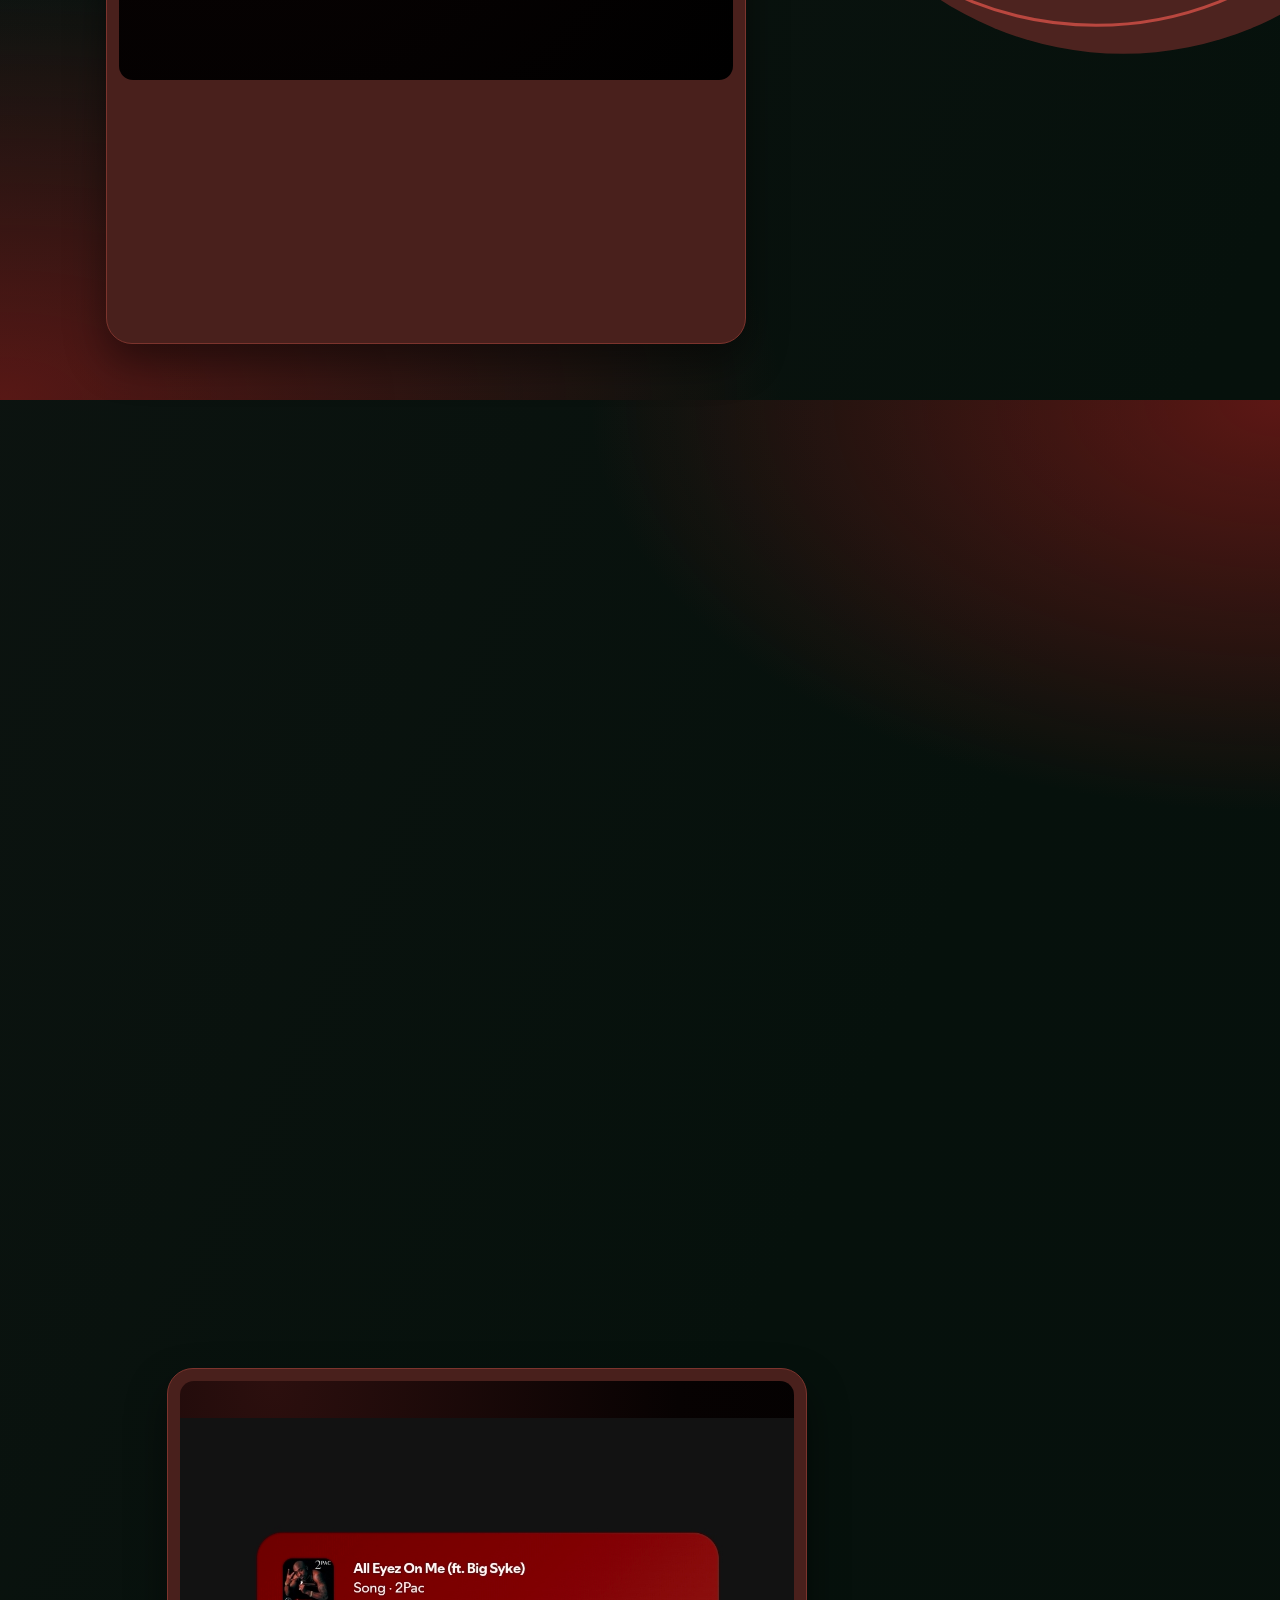
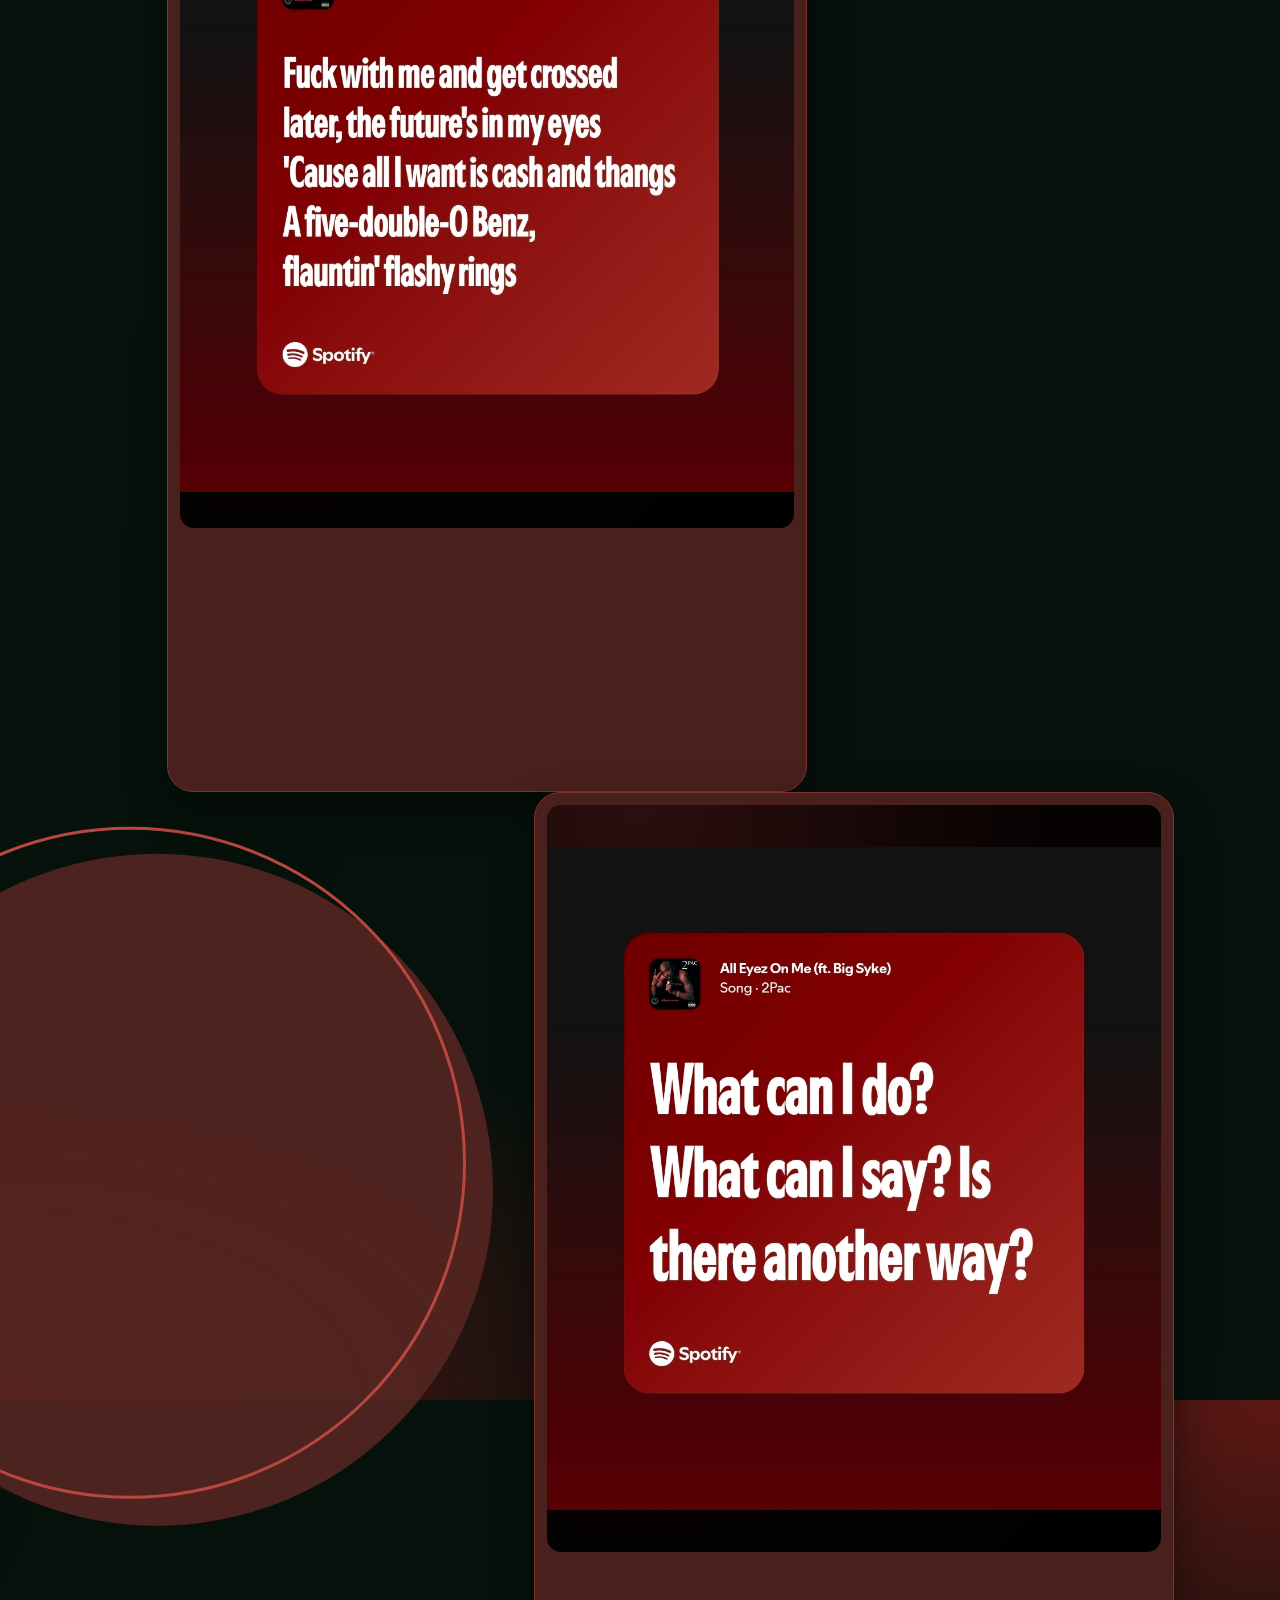
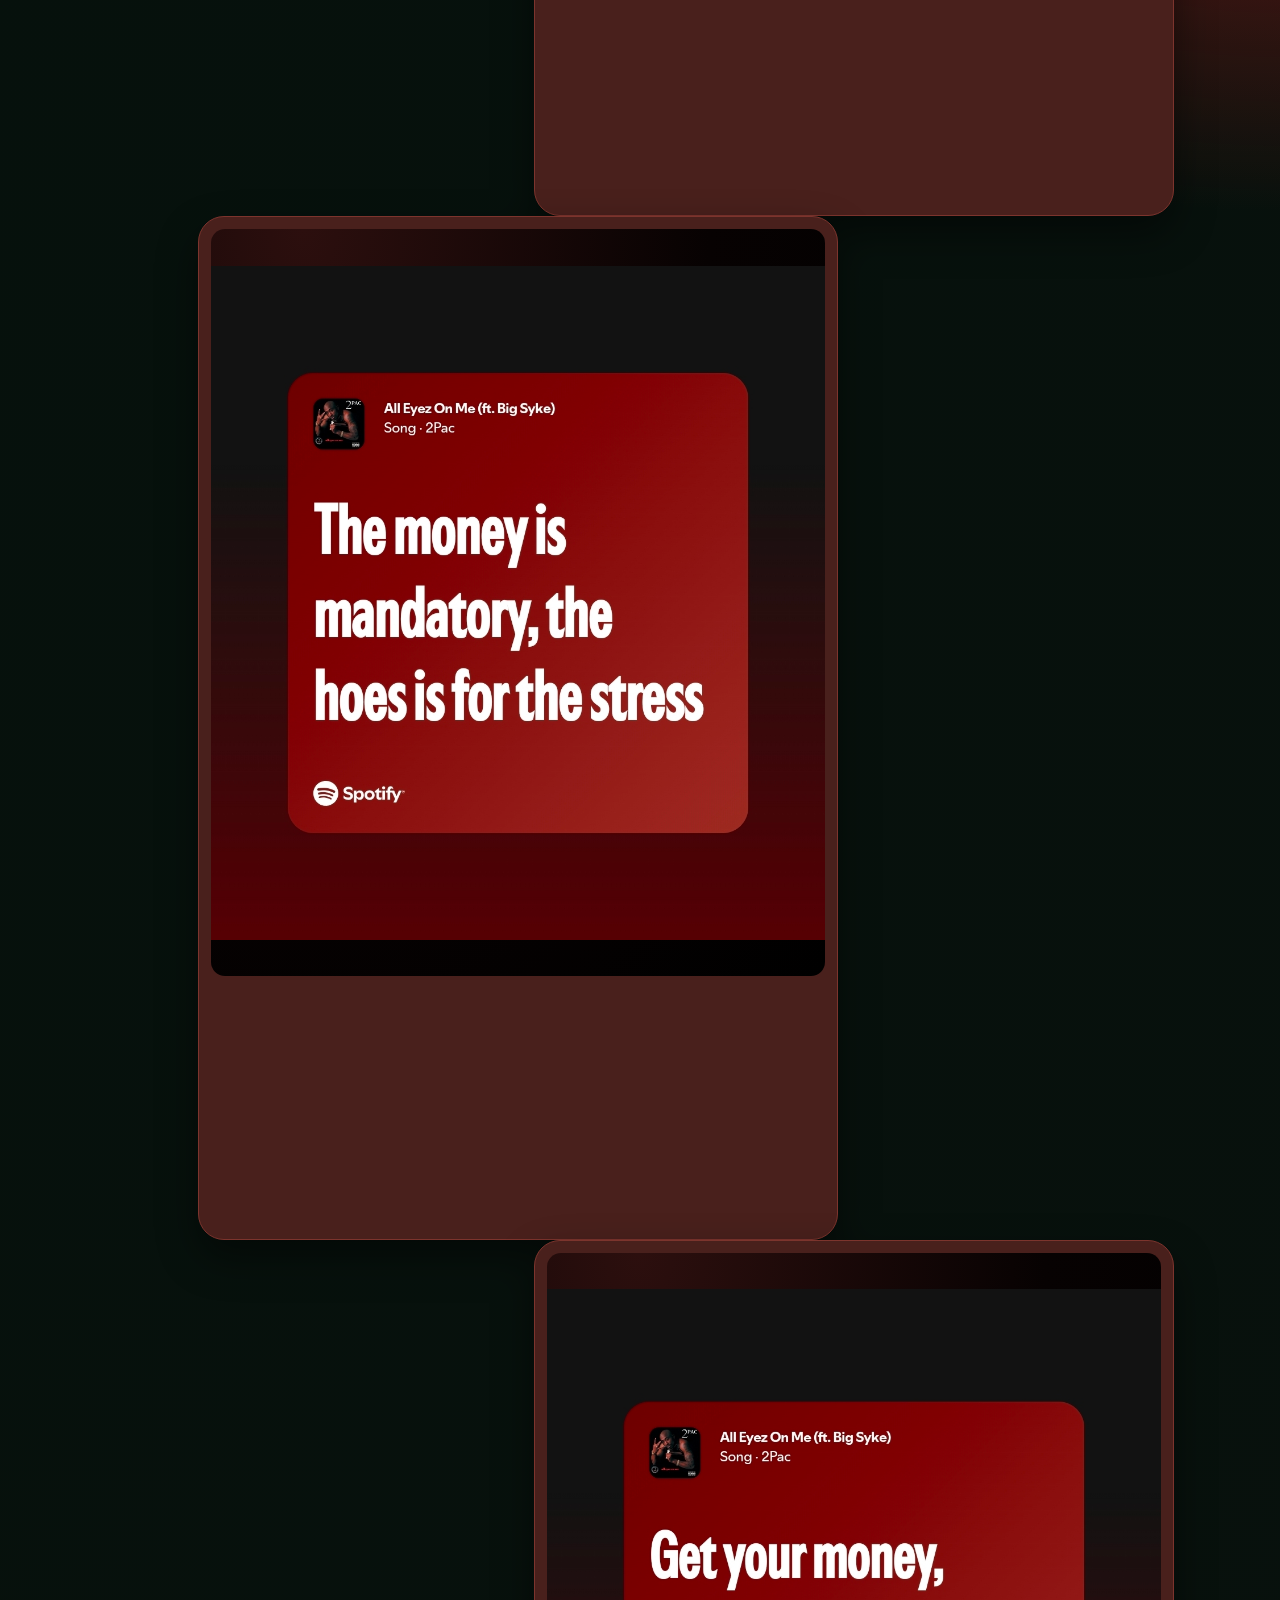
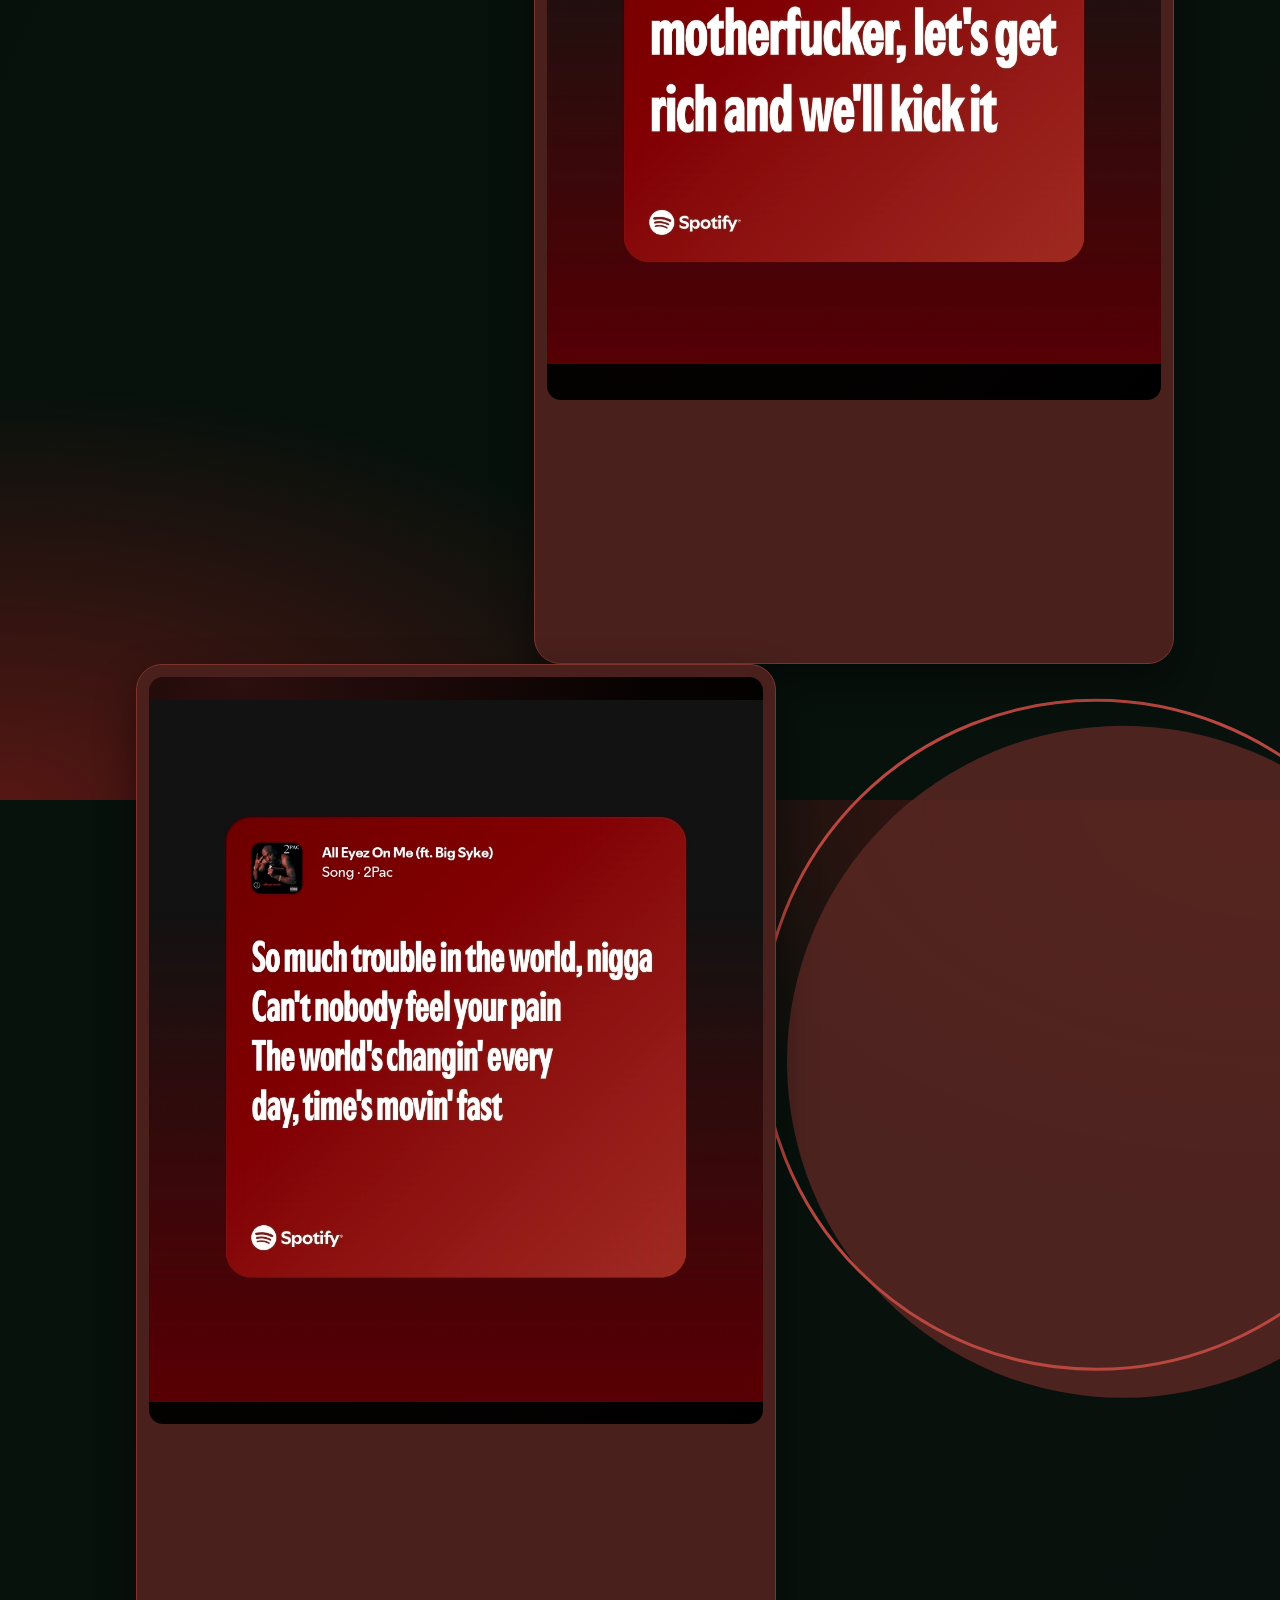
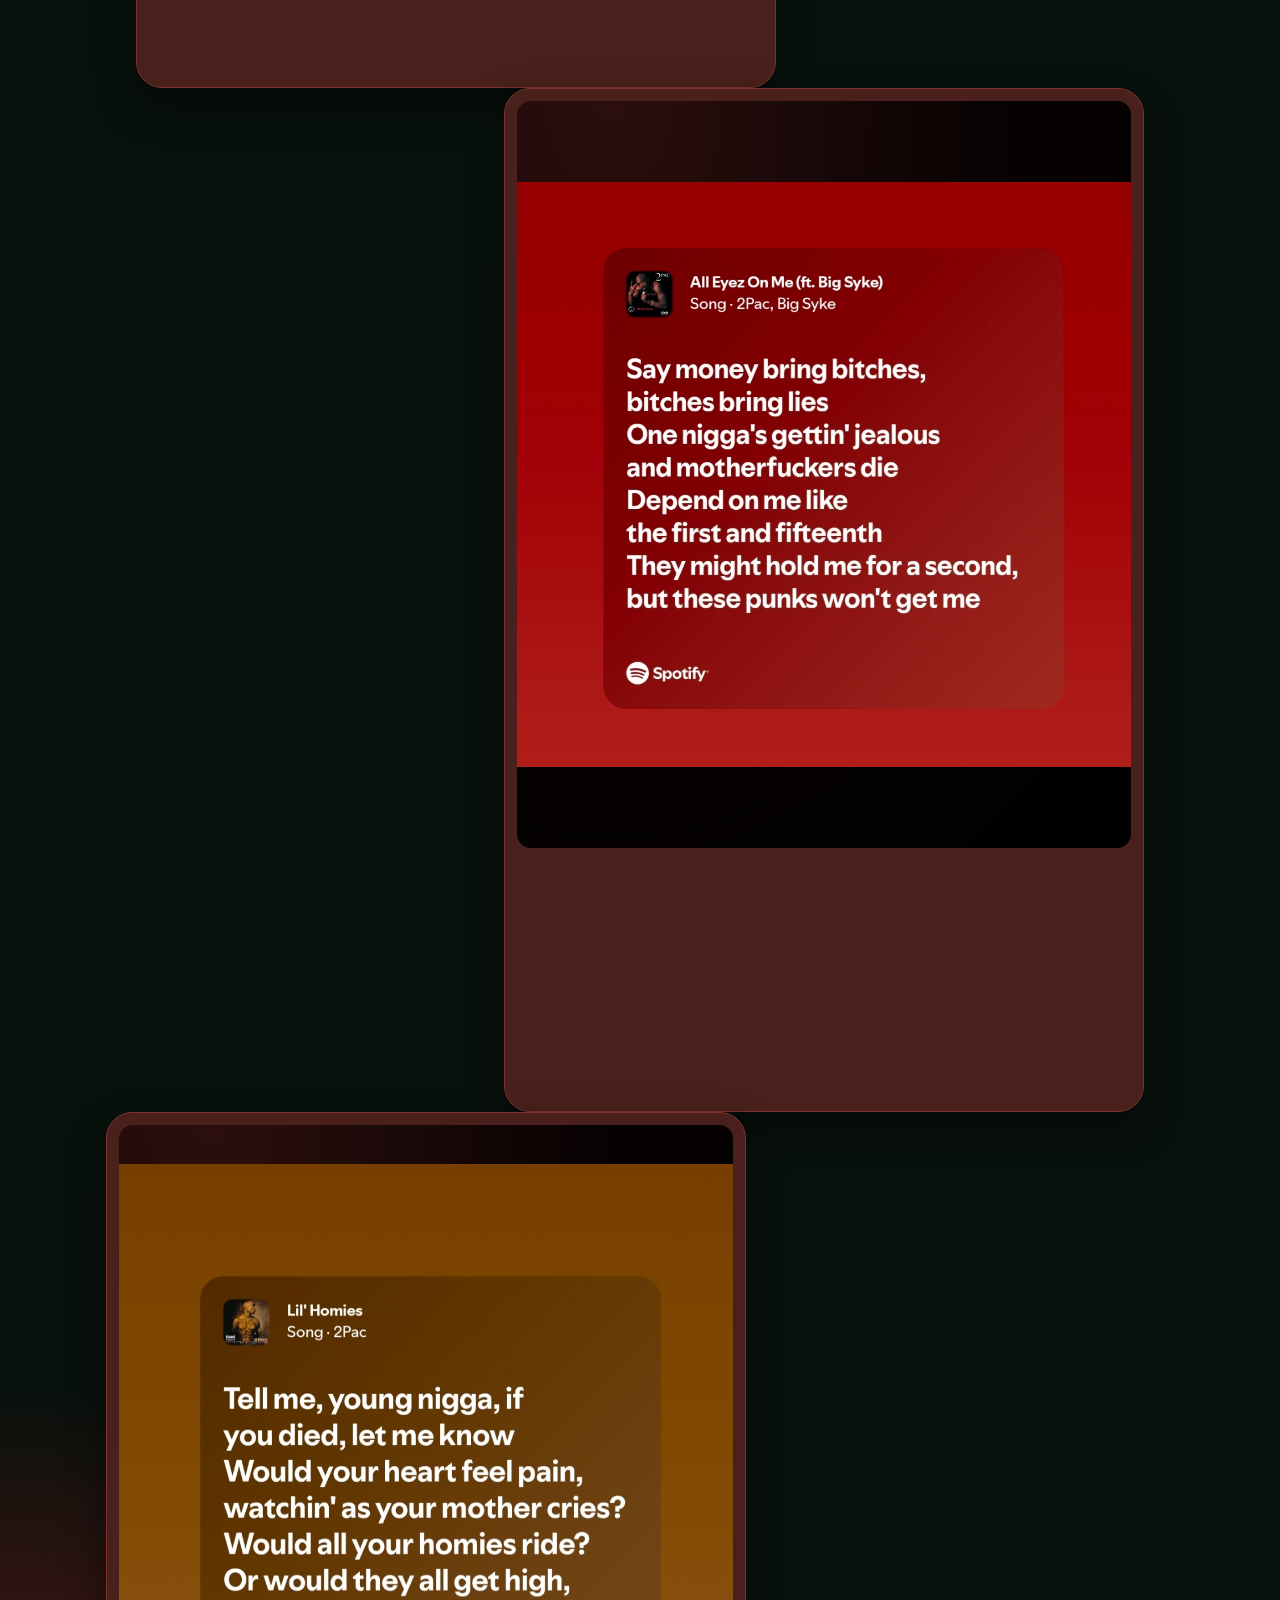
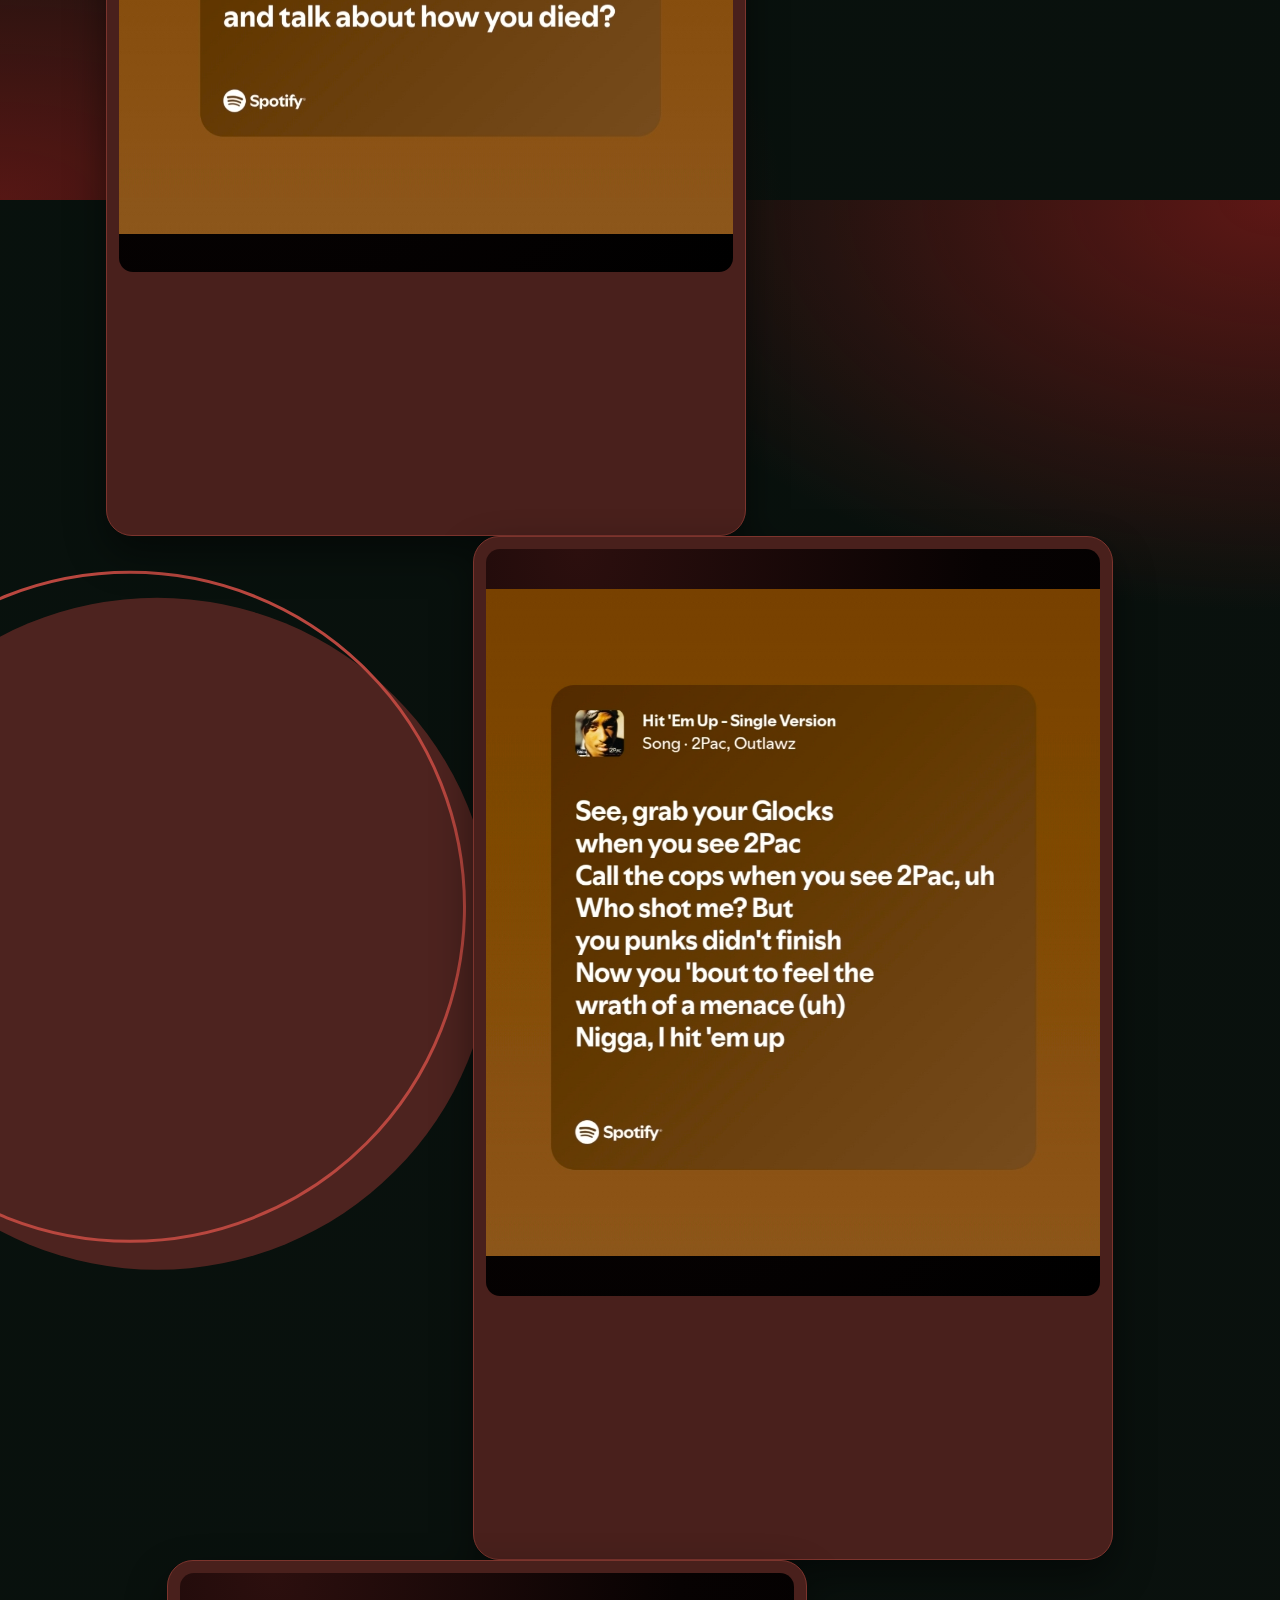
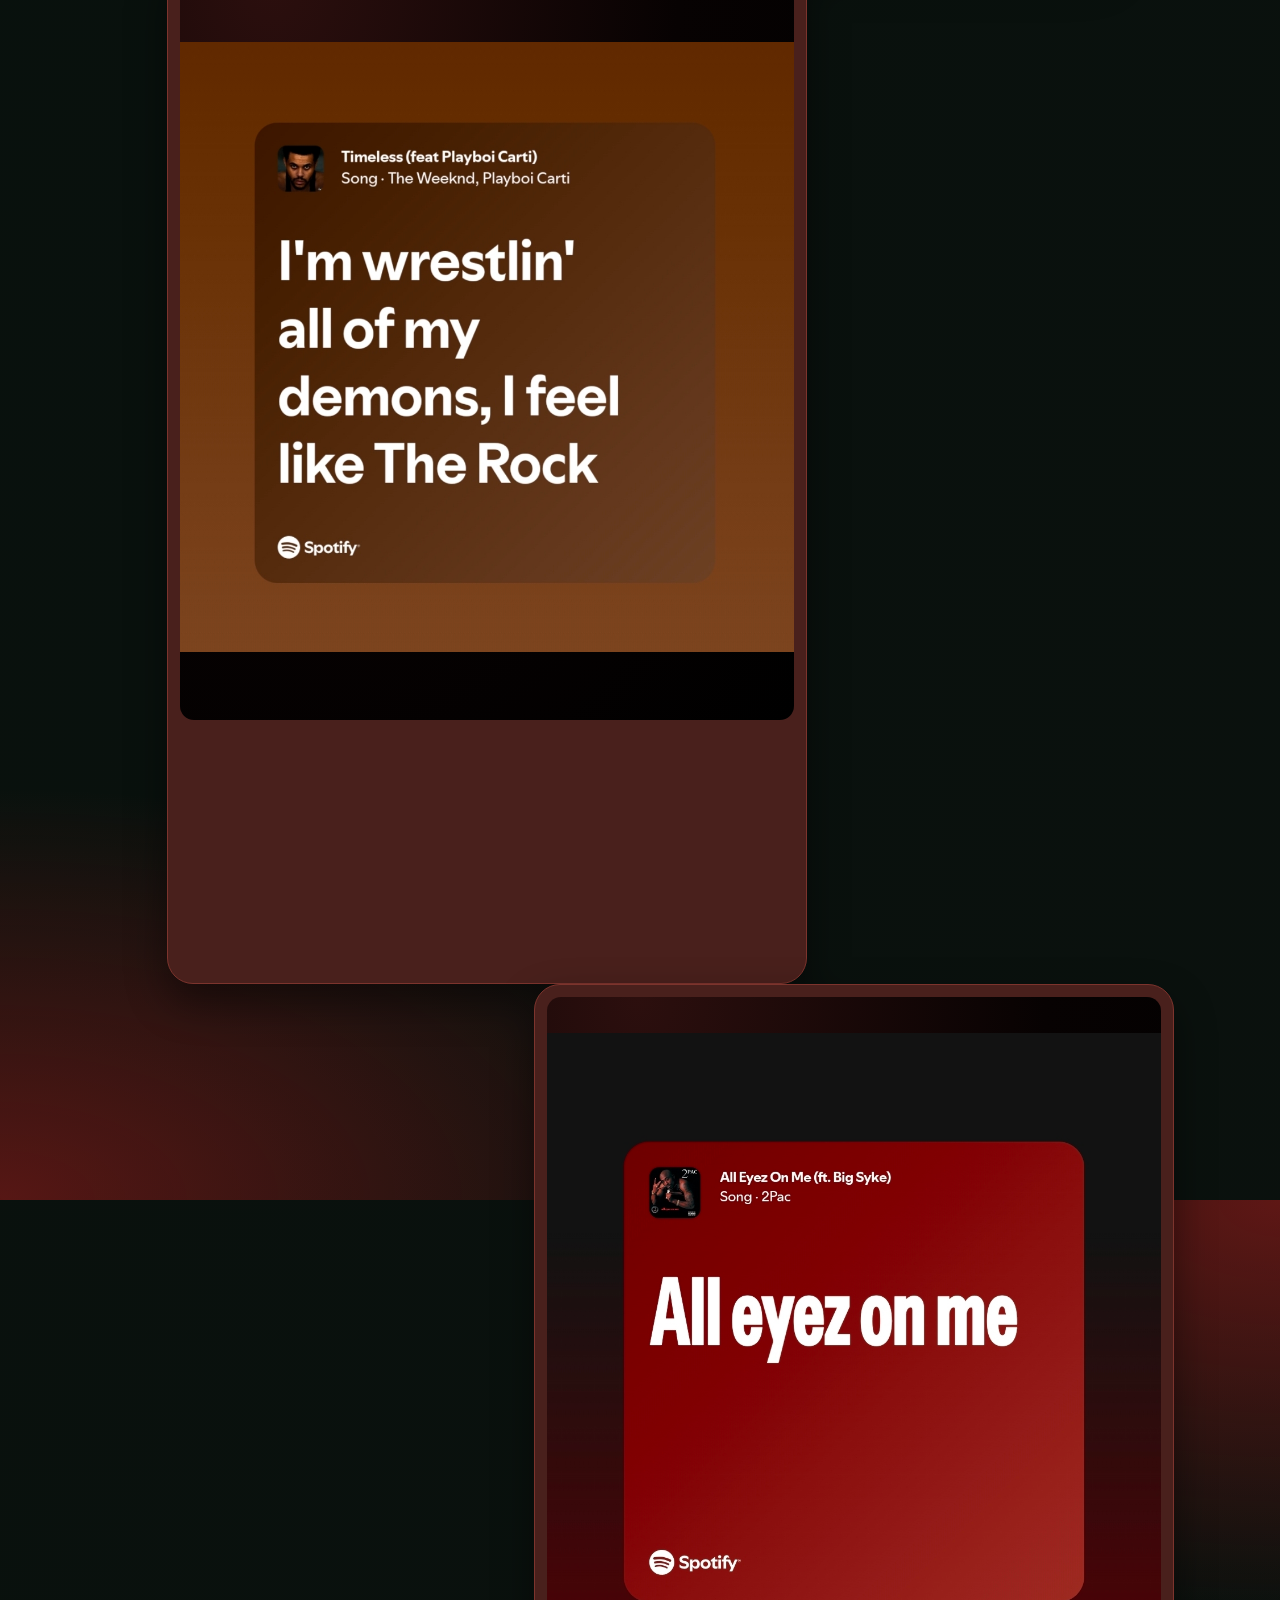
<file: page-5.html>
<!DOCTYPE html>
<html lang="en">
<head>
<meta charset="utf-8">
<meta name="viewport" content="width=device-width, initial-scale=1">
<title>page 5</title>
<link rel="preconnect" href="https://fonts.googleapis.com">
<link rel="preconnect" href="https://fonts.gstatic.com" crossorigin>
<link href="https://fonts.googleapis.com/css2?family=Fraunces:ital,opsz,wght@1,9..144,400&display=swap" rel="stylesheet">
<link rel="stylesheet" href="style.css">
</head>
<body>
<ul id="feed"></ul>
<script src="cards5.js"></script>
<script src="feed.js"></script>
<script src="theme-scroll.js"></script>
</body>
</html>
</file>
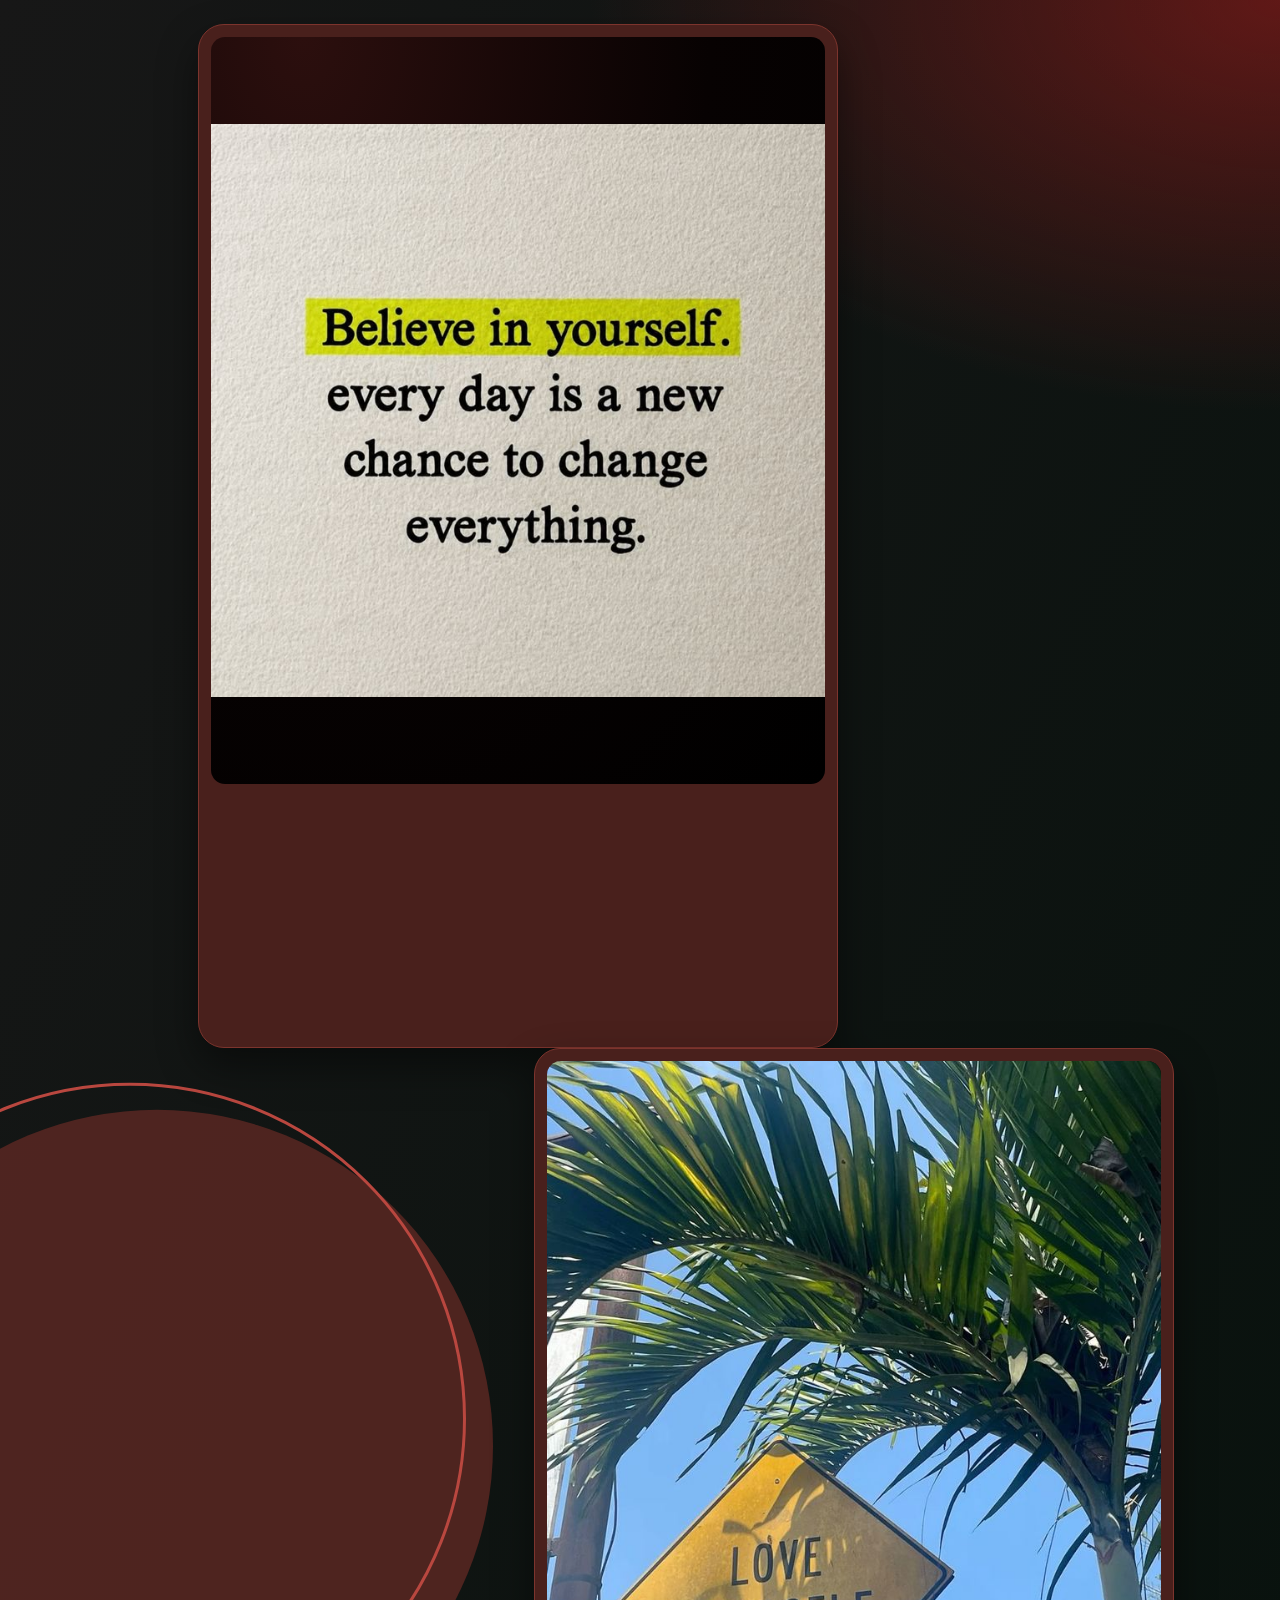
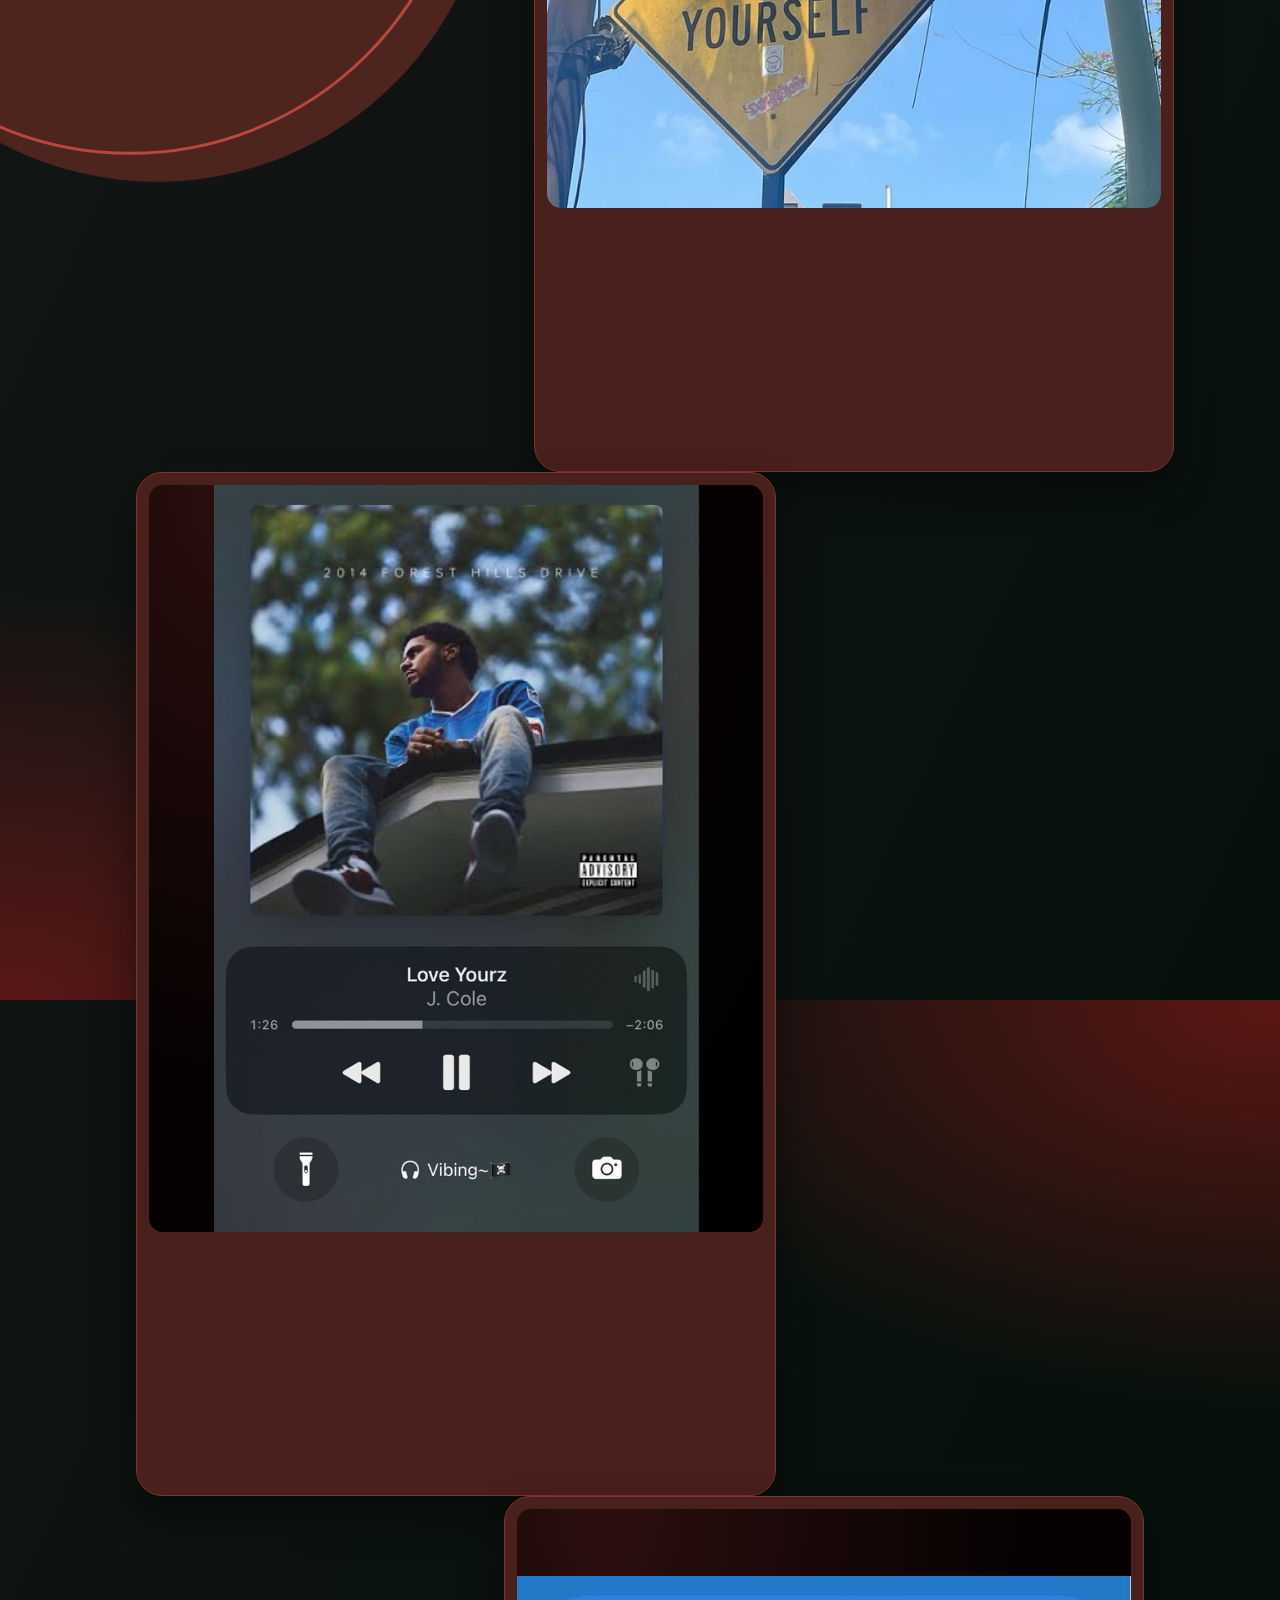
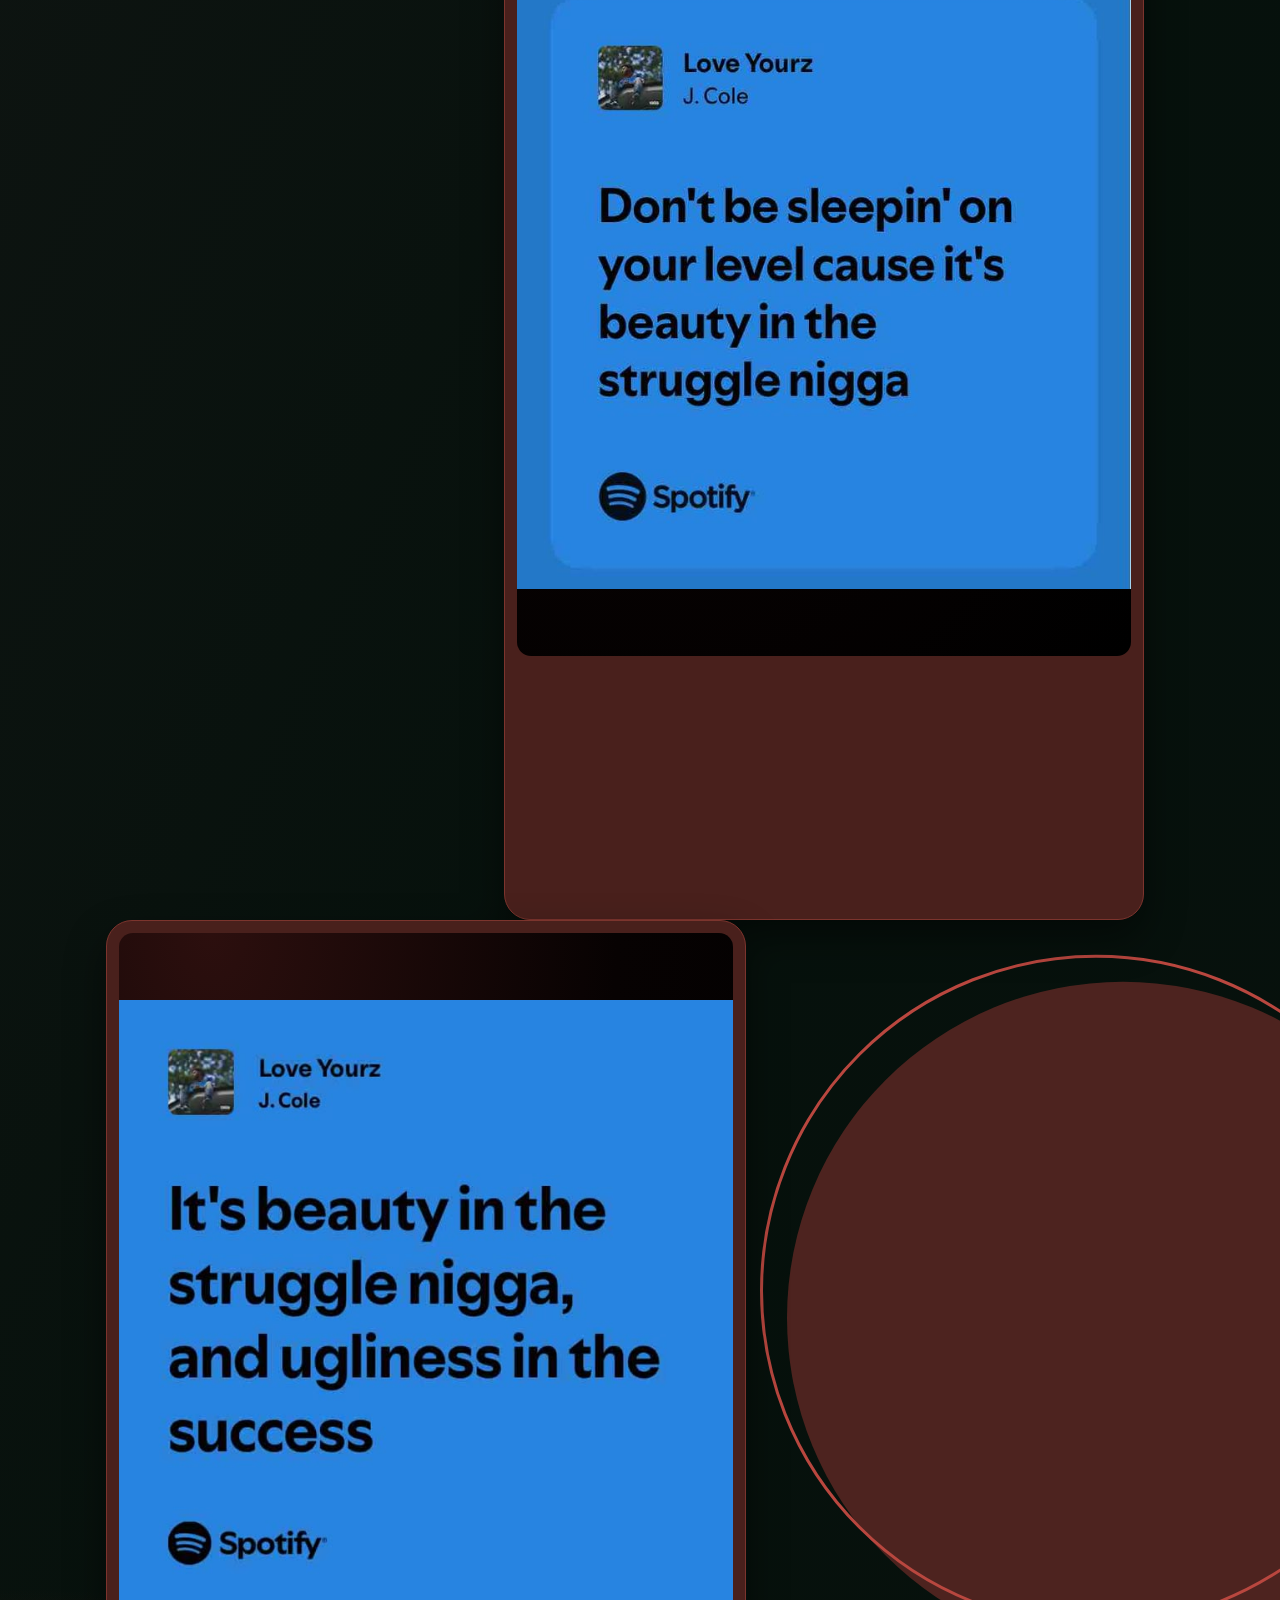
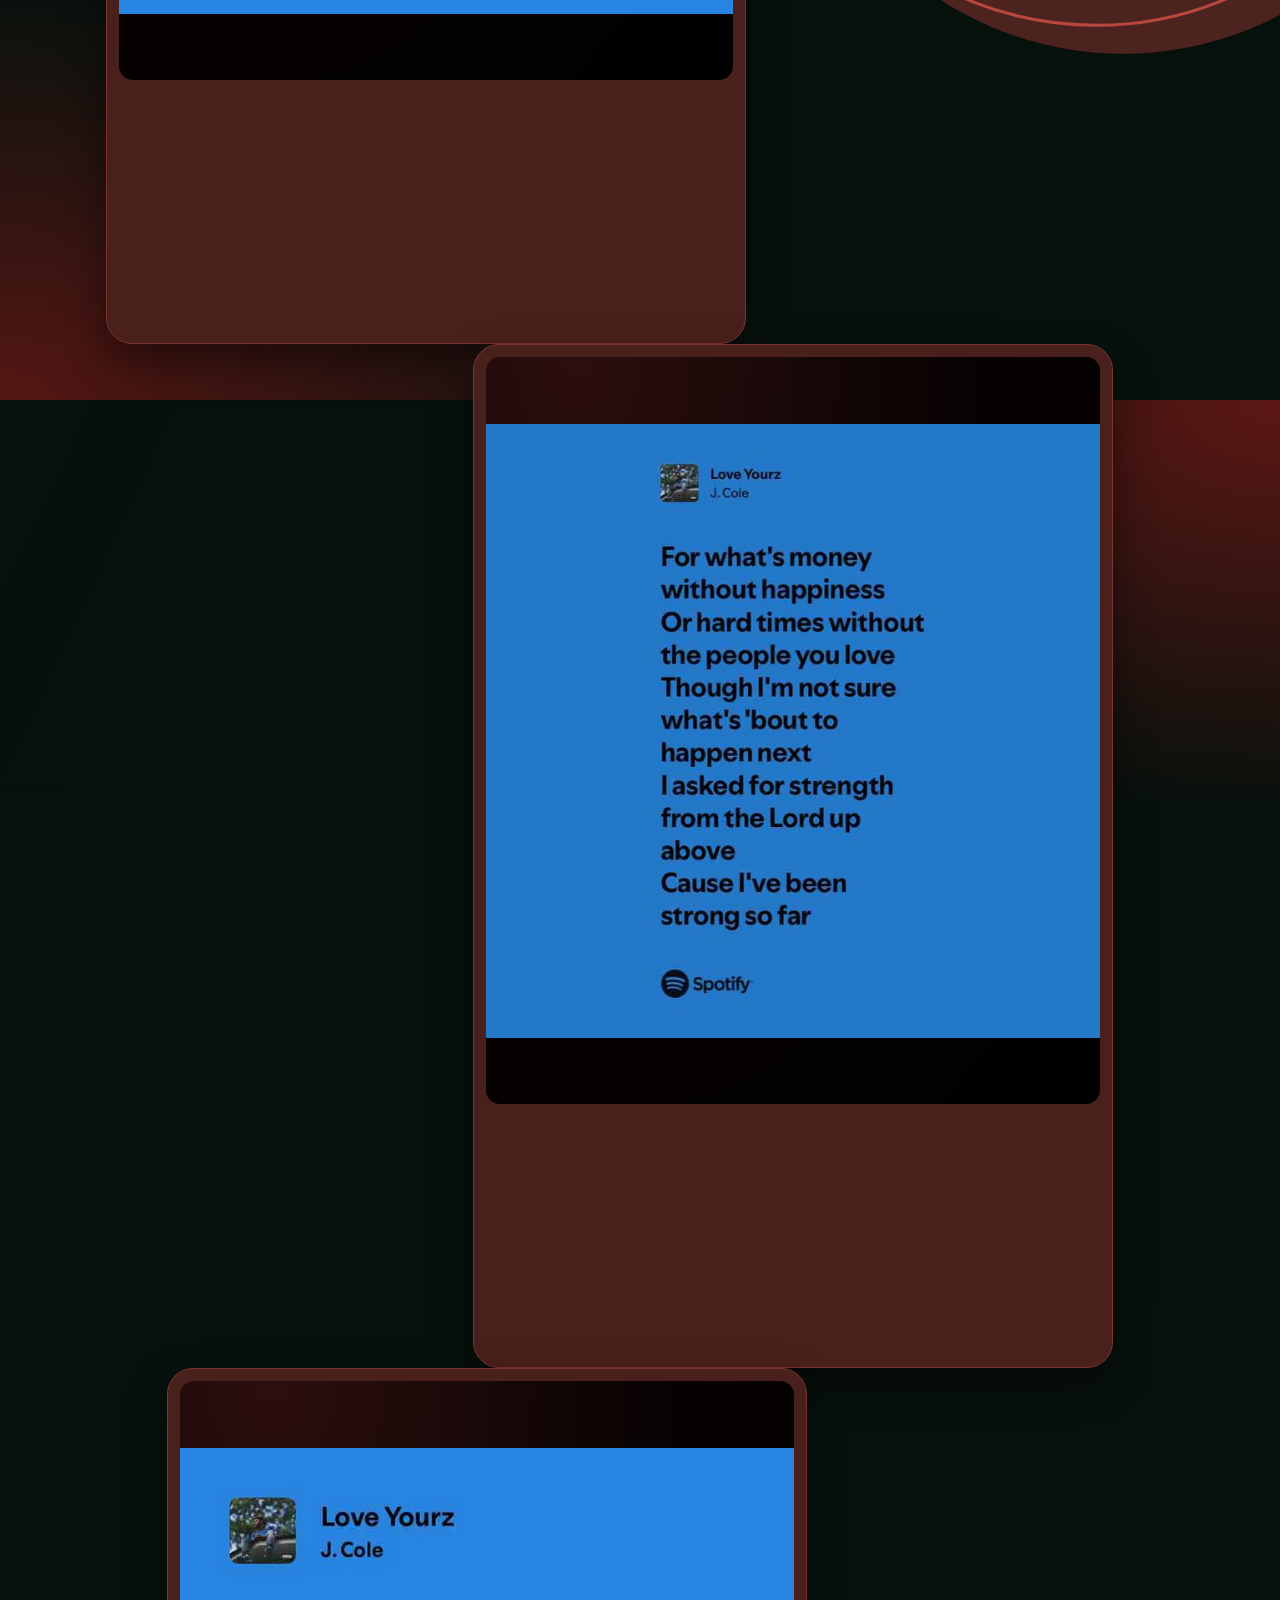
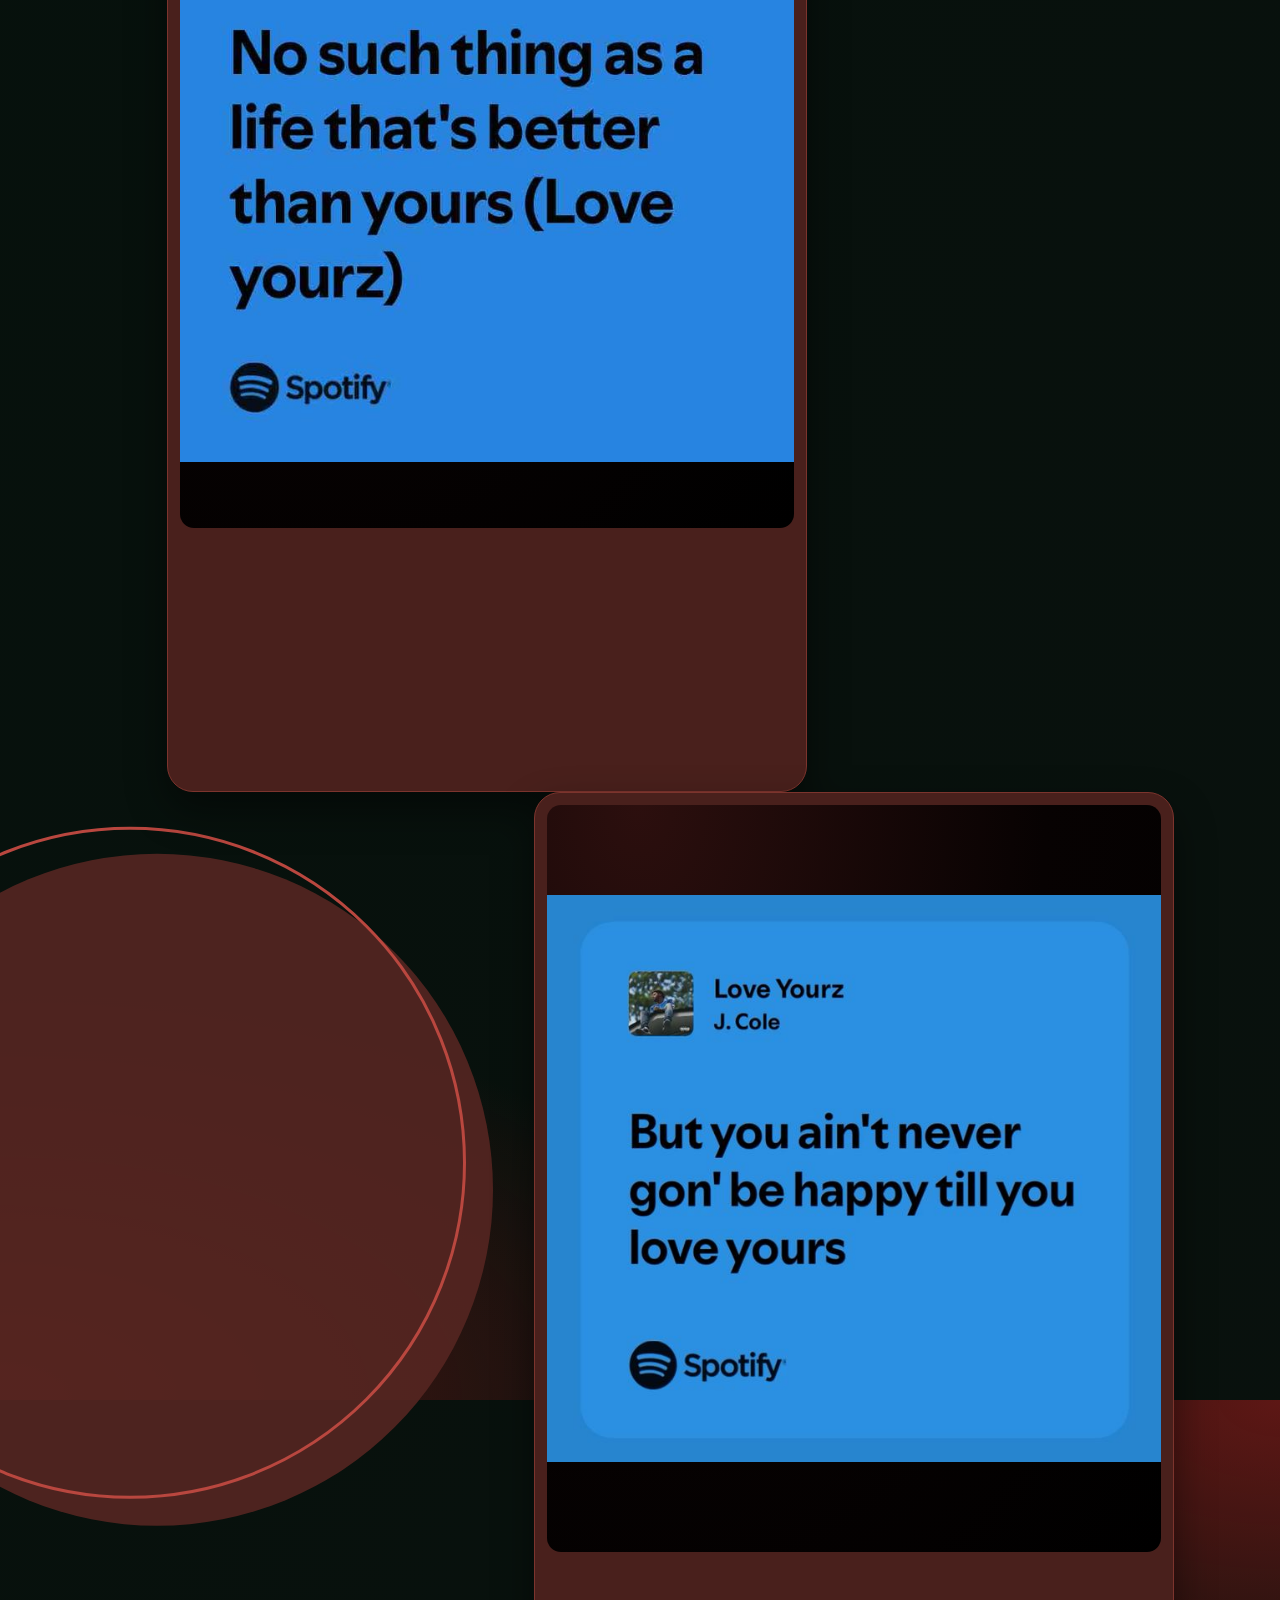
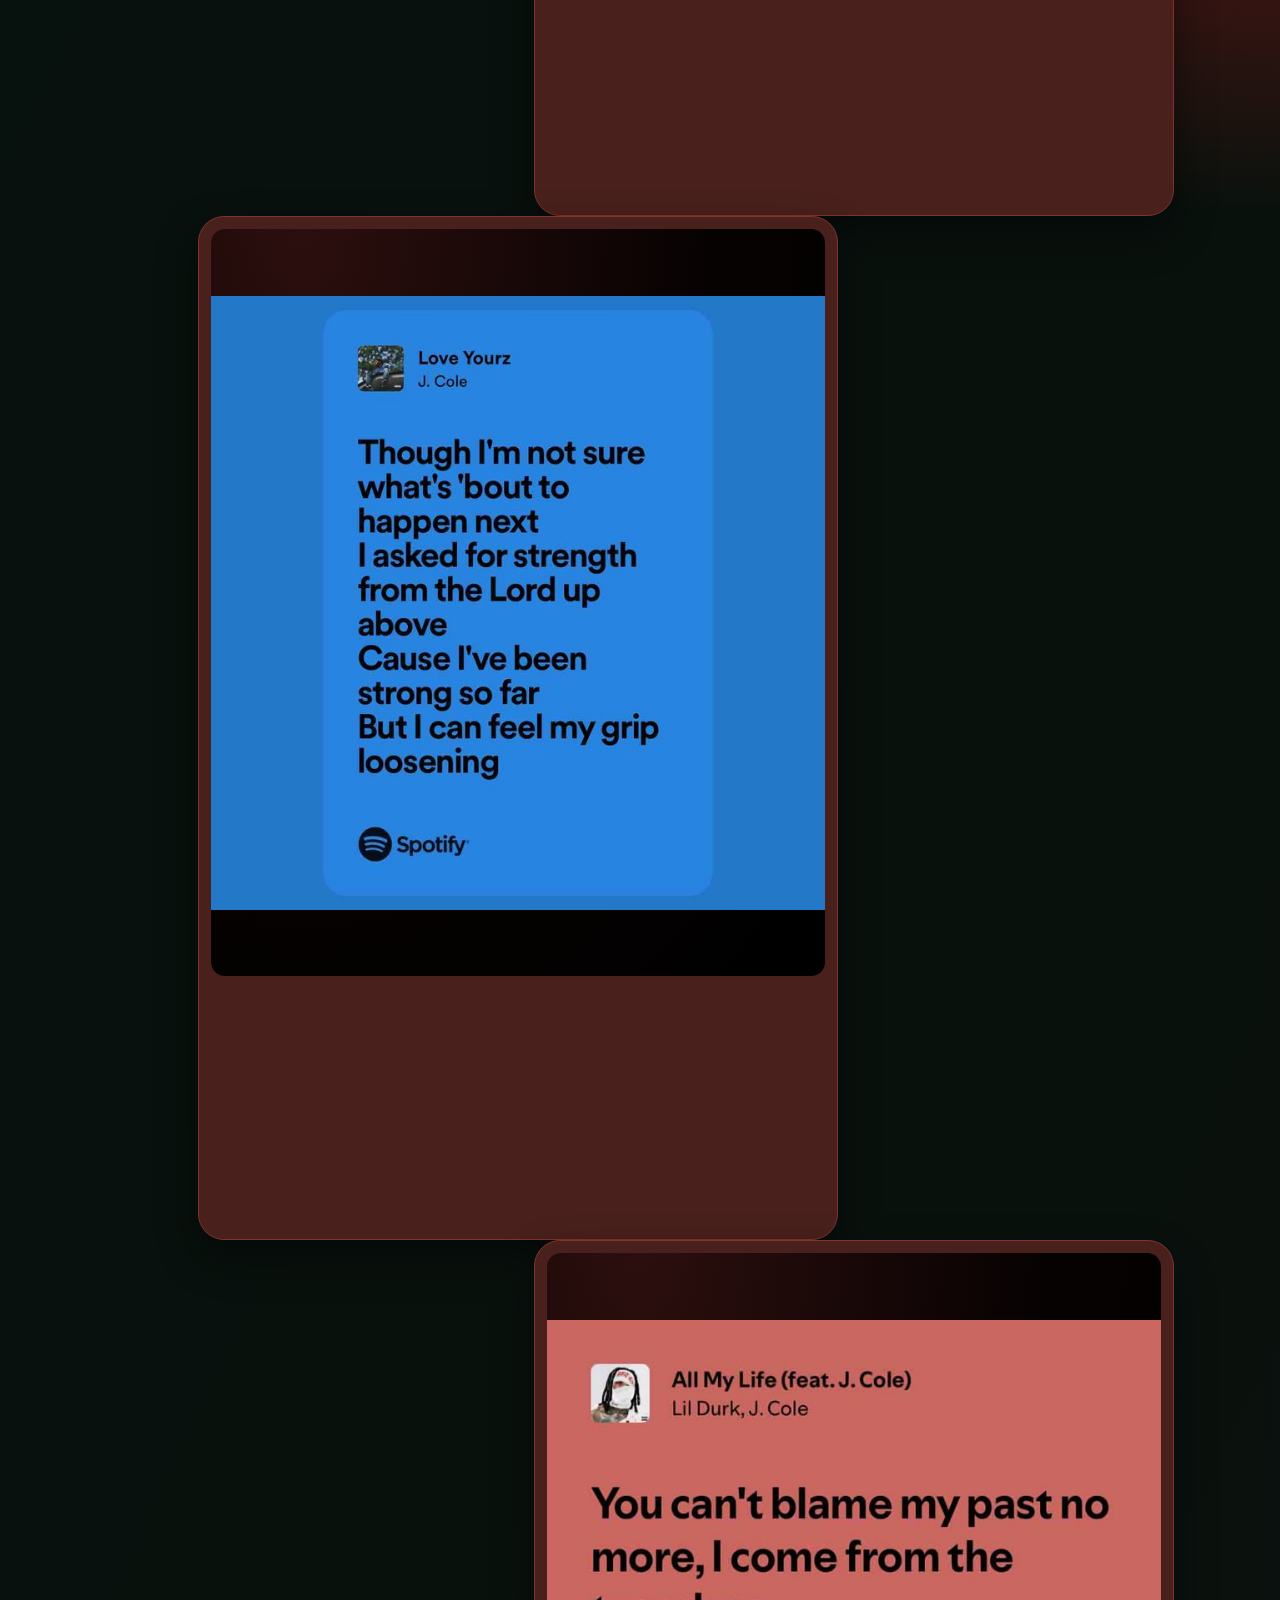
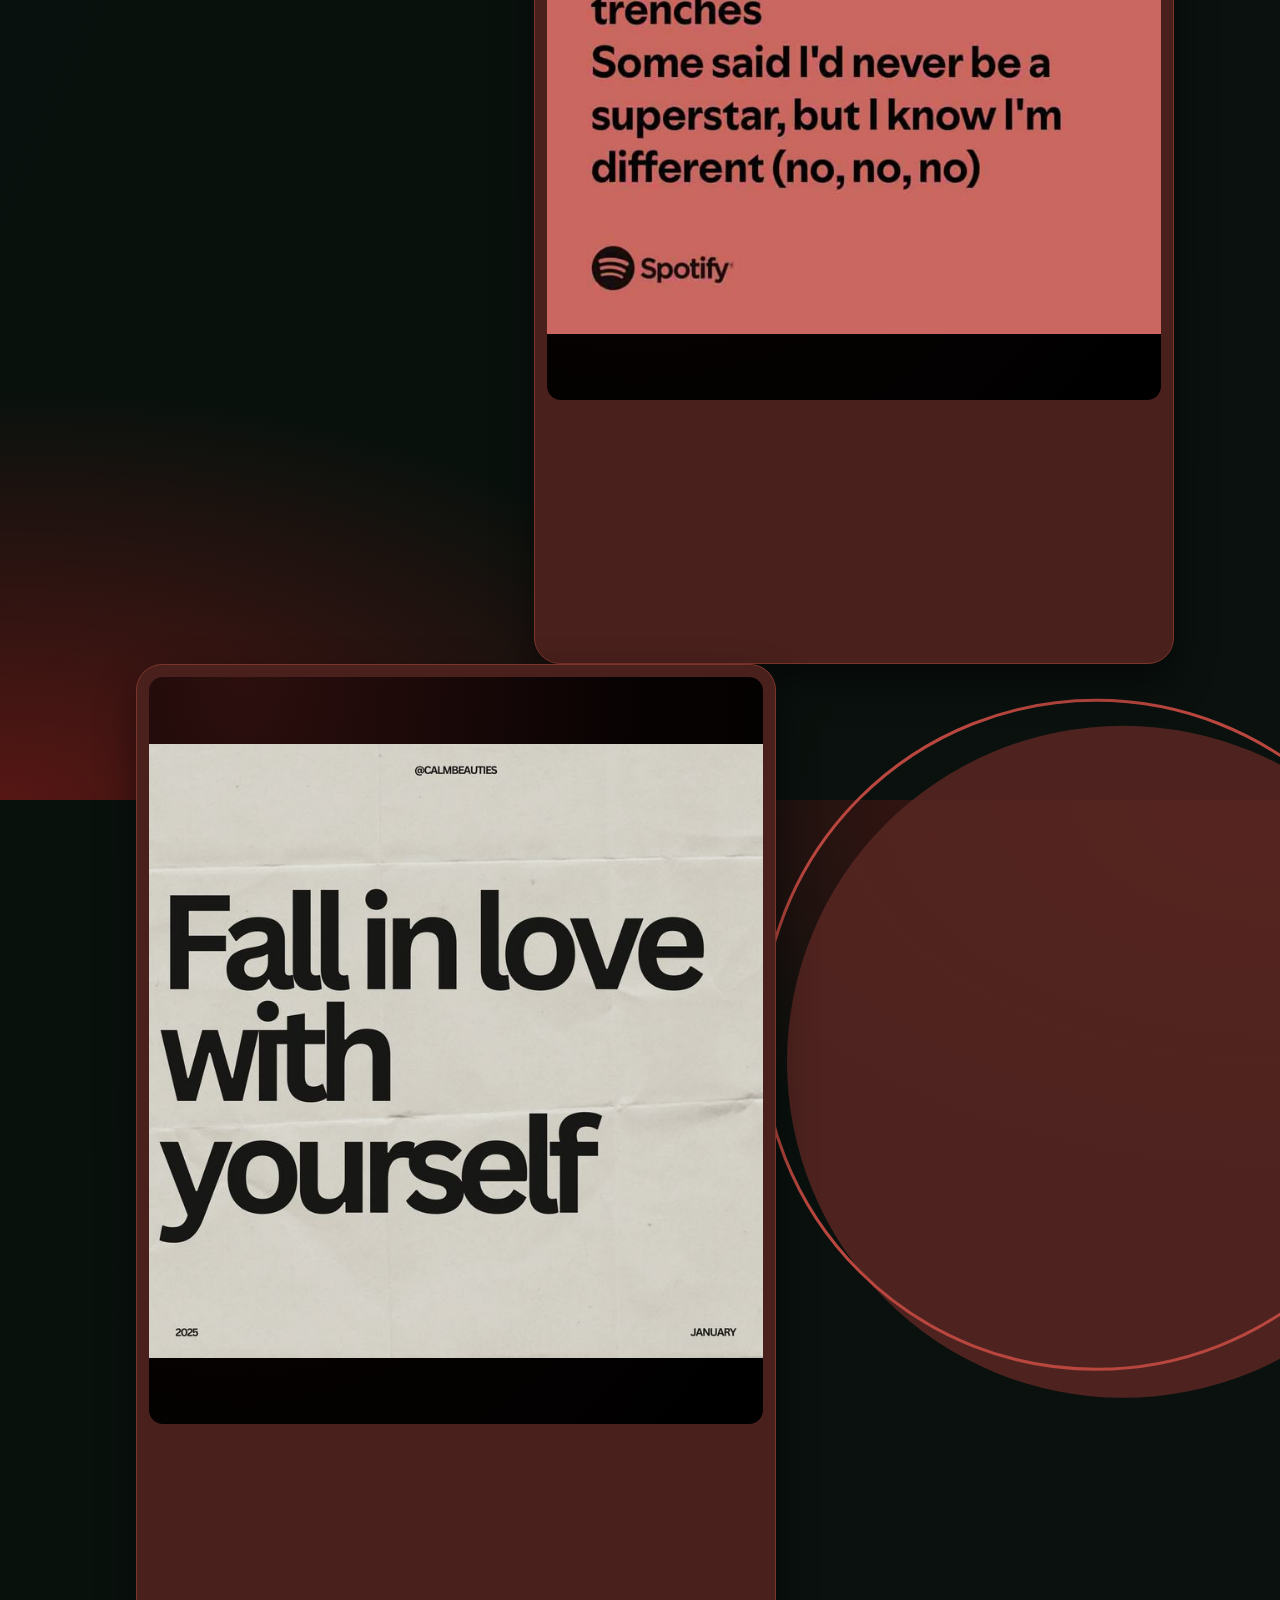
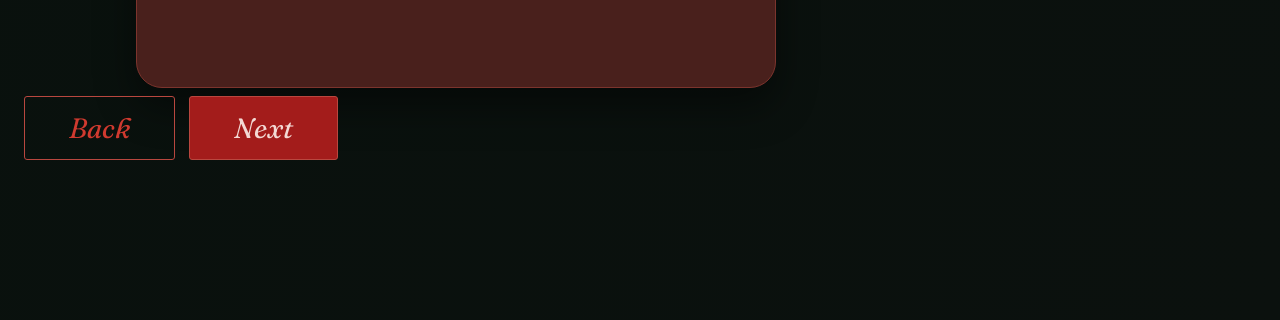
<file: page-6.html>
<!DOCTYPE html>
<html lang="en">
<head>
<meta charset="utf-8">
<meta name="viewport" content="width=device-width, initial-scale=1">
<title>page 6</title>
<link rel="preconnect" href="https://fonts.googleapis.com">
<link rel="preconnect" href="https://fonts.gstatic.com" crossorigin>
<link href="https://fonts.googleapis.com/css2?family=Fraunces:ital,opsz,wght@1,9..144,400&display=swap" rel="stylesheet">
<link rel="stylesheet" href="style.css">
</head>
<body>
<ul id="feed"></ul>
<script src="cards6.js"></script>
<script src="feed.js"></script>
<script src="theme-scroll.js"></script>
</body>
</html>
</file>
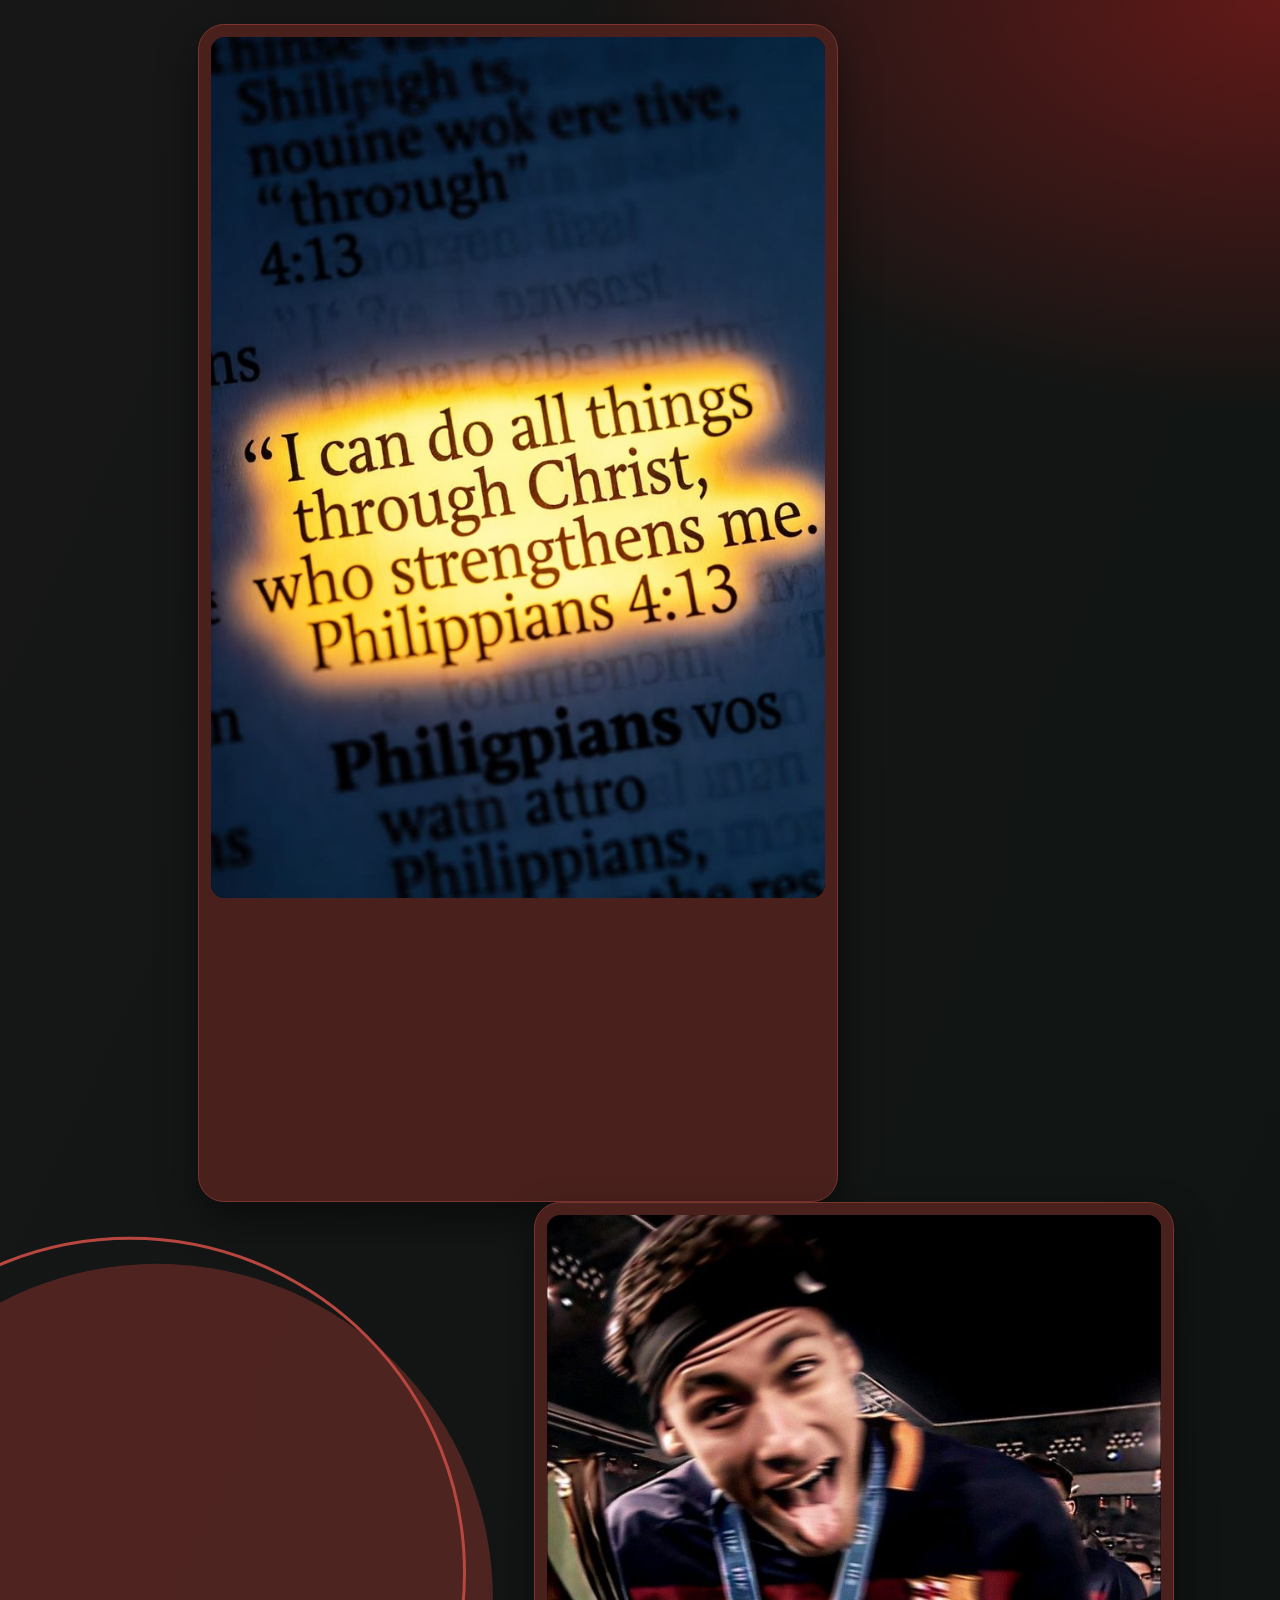
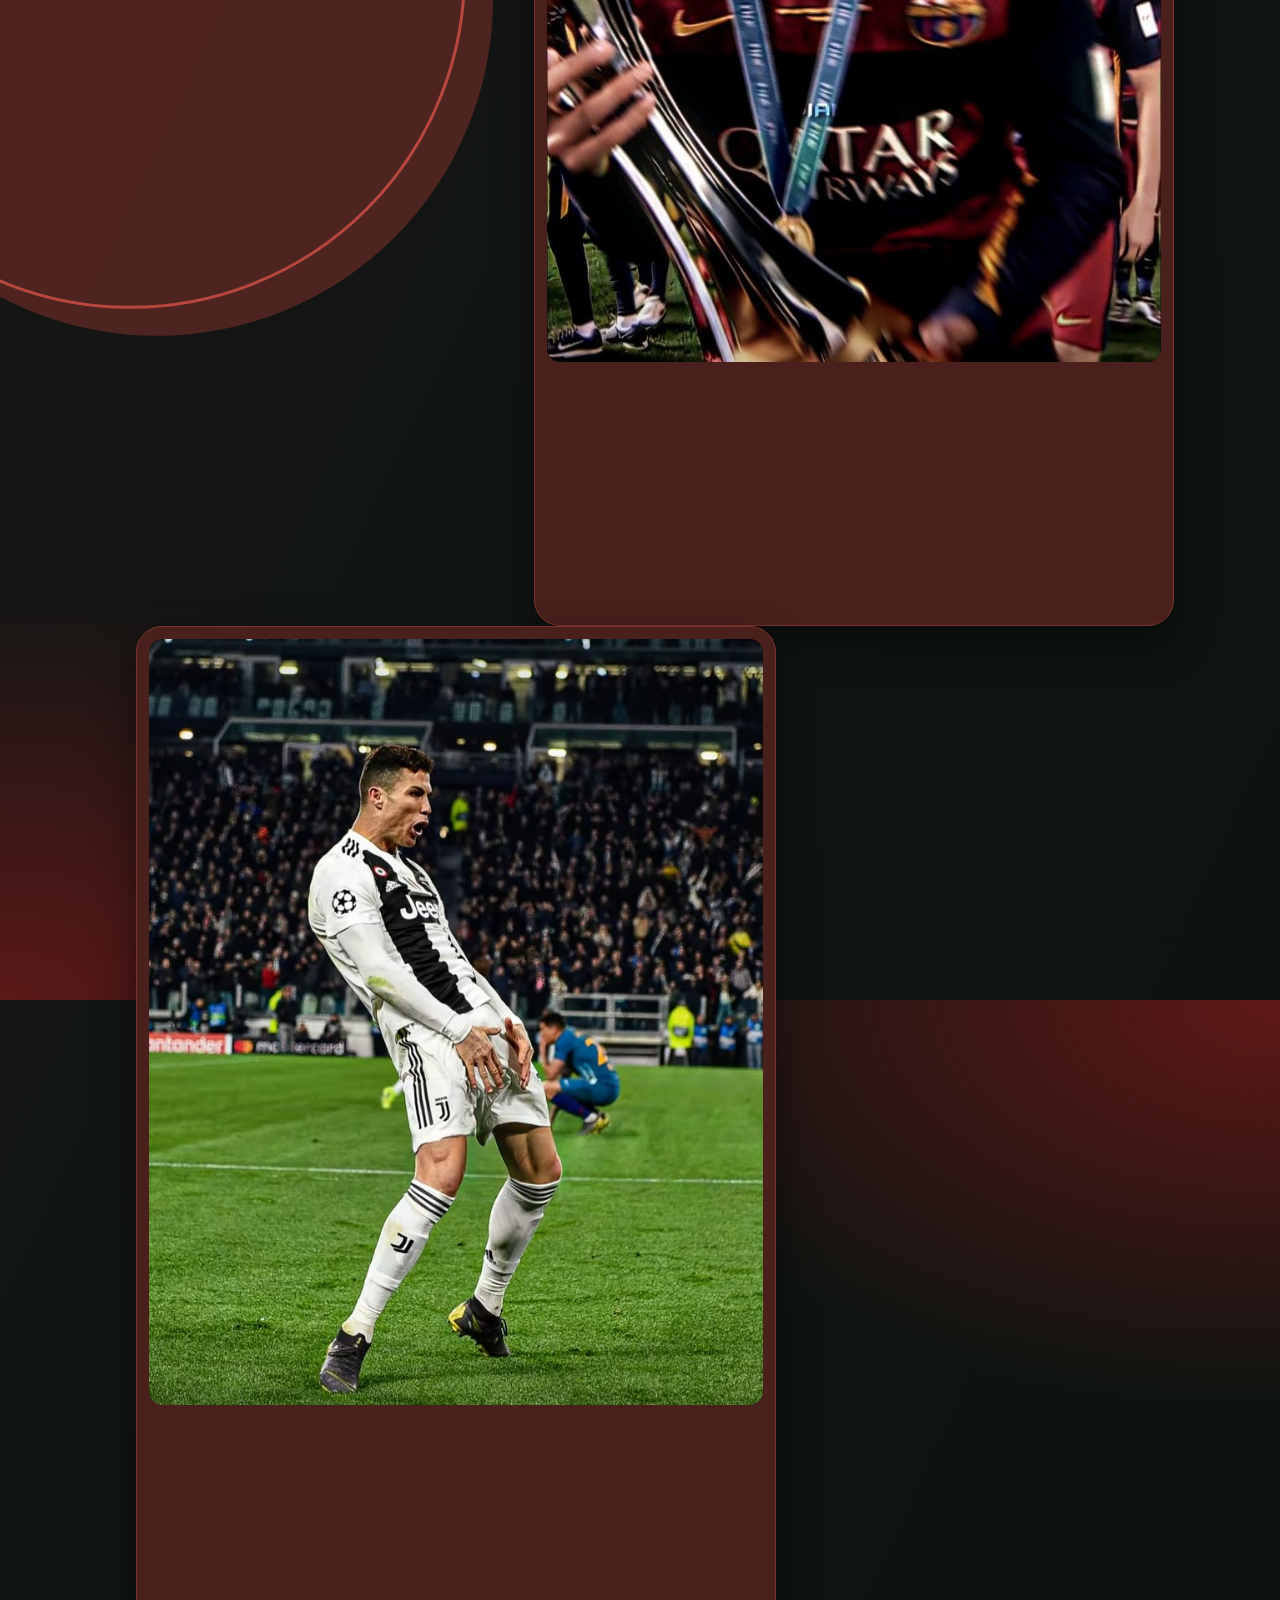
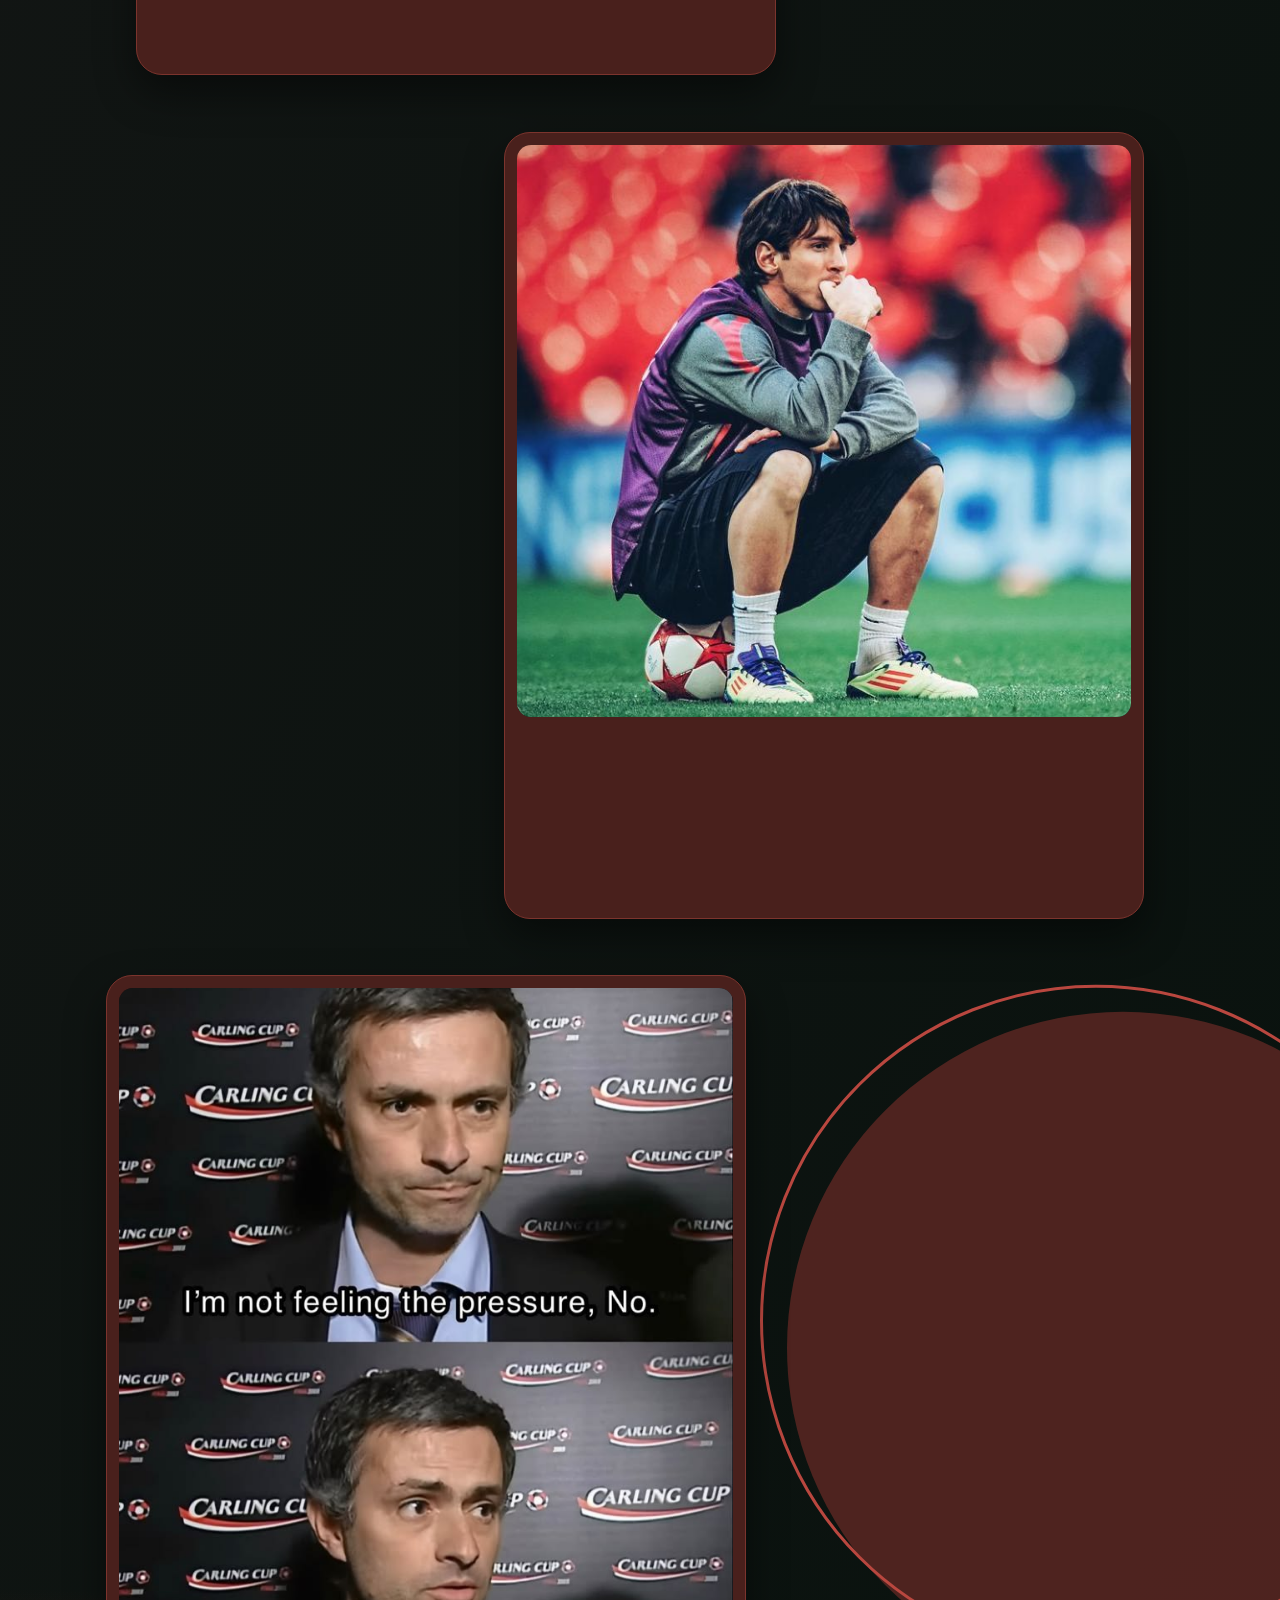
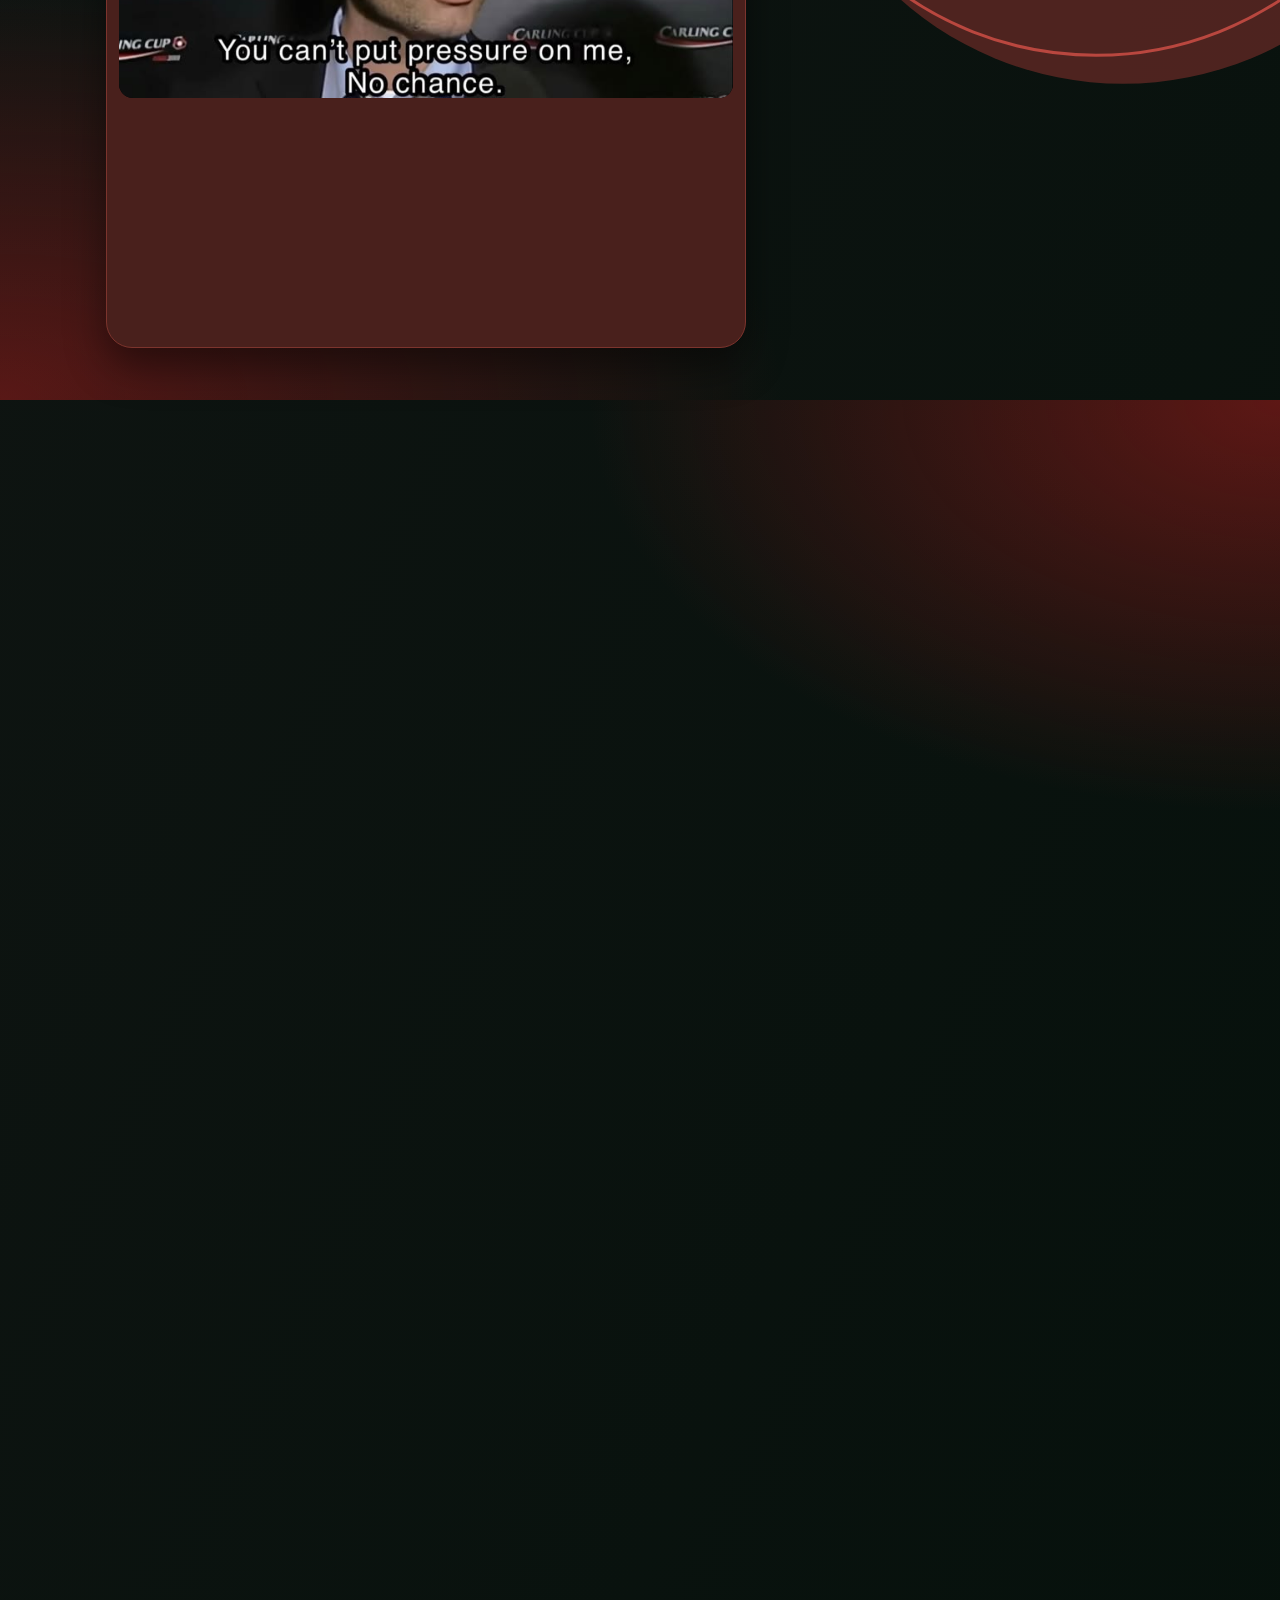
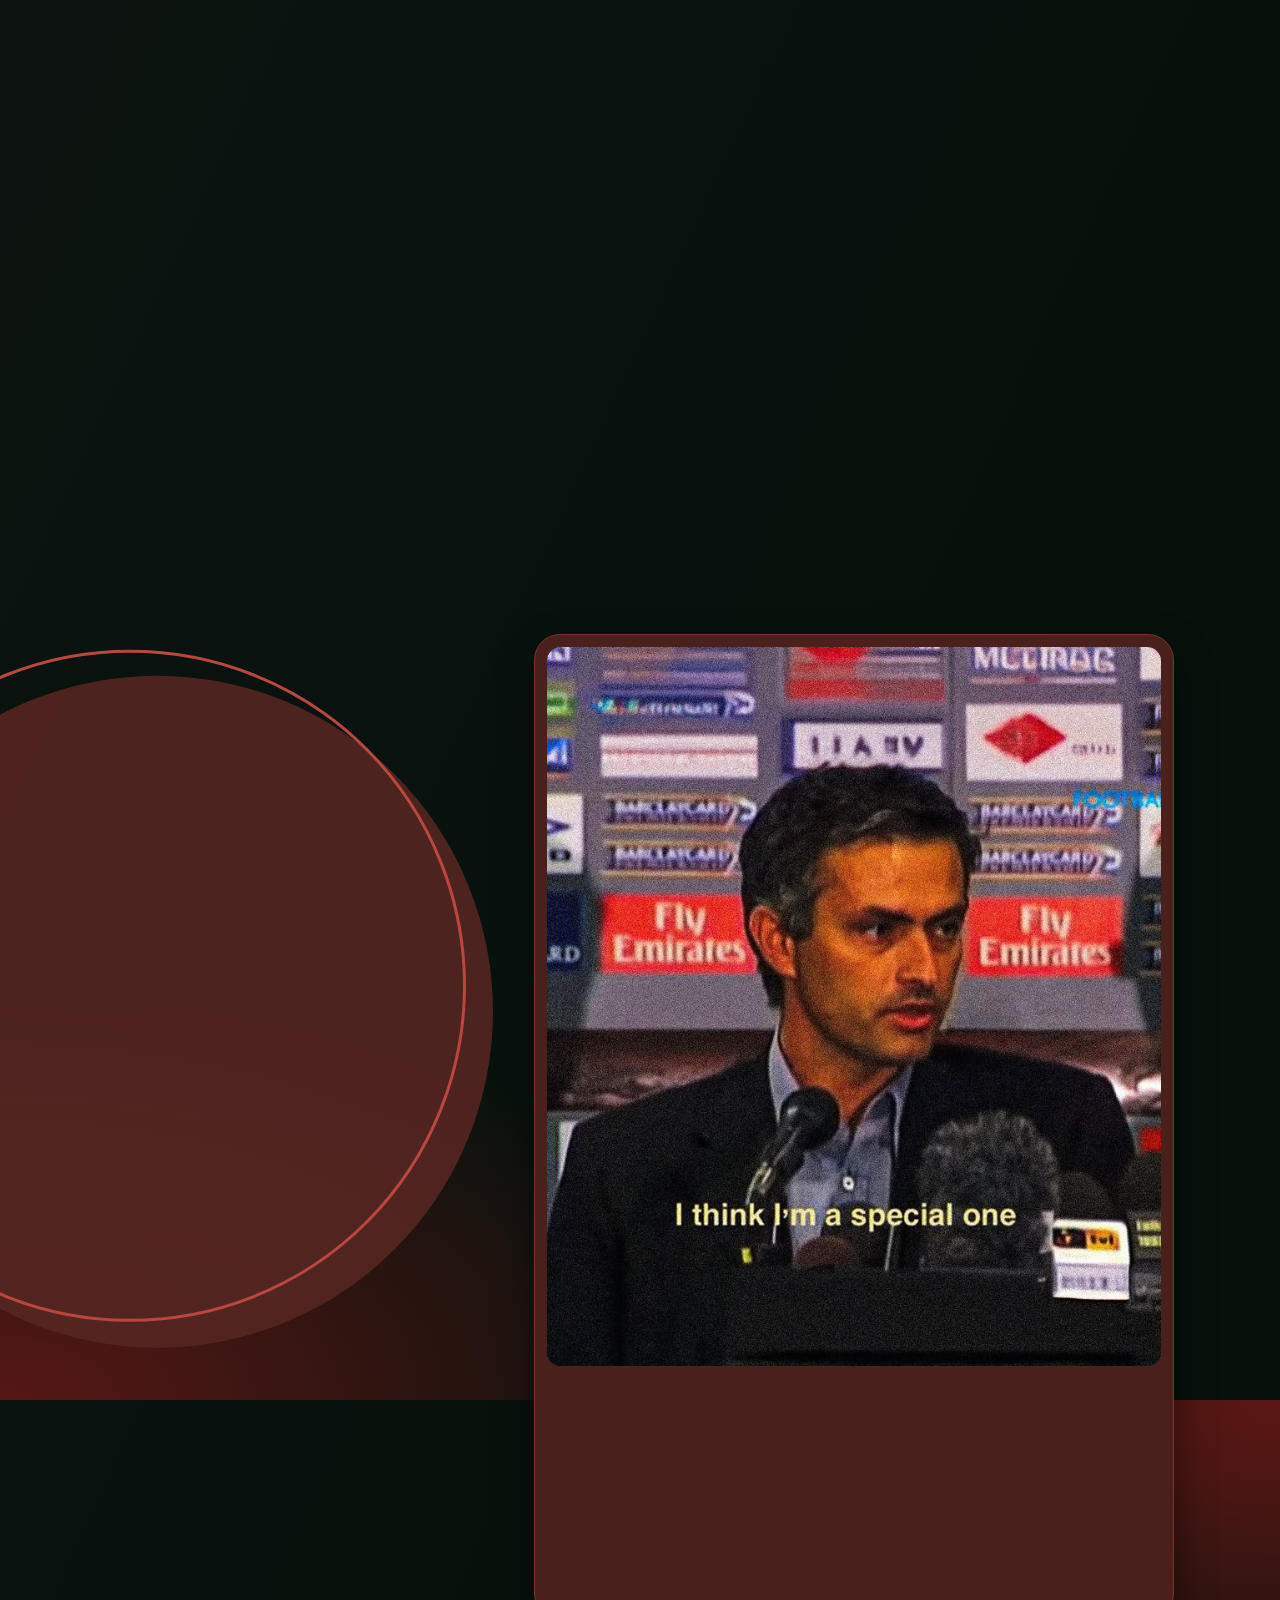
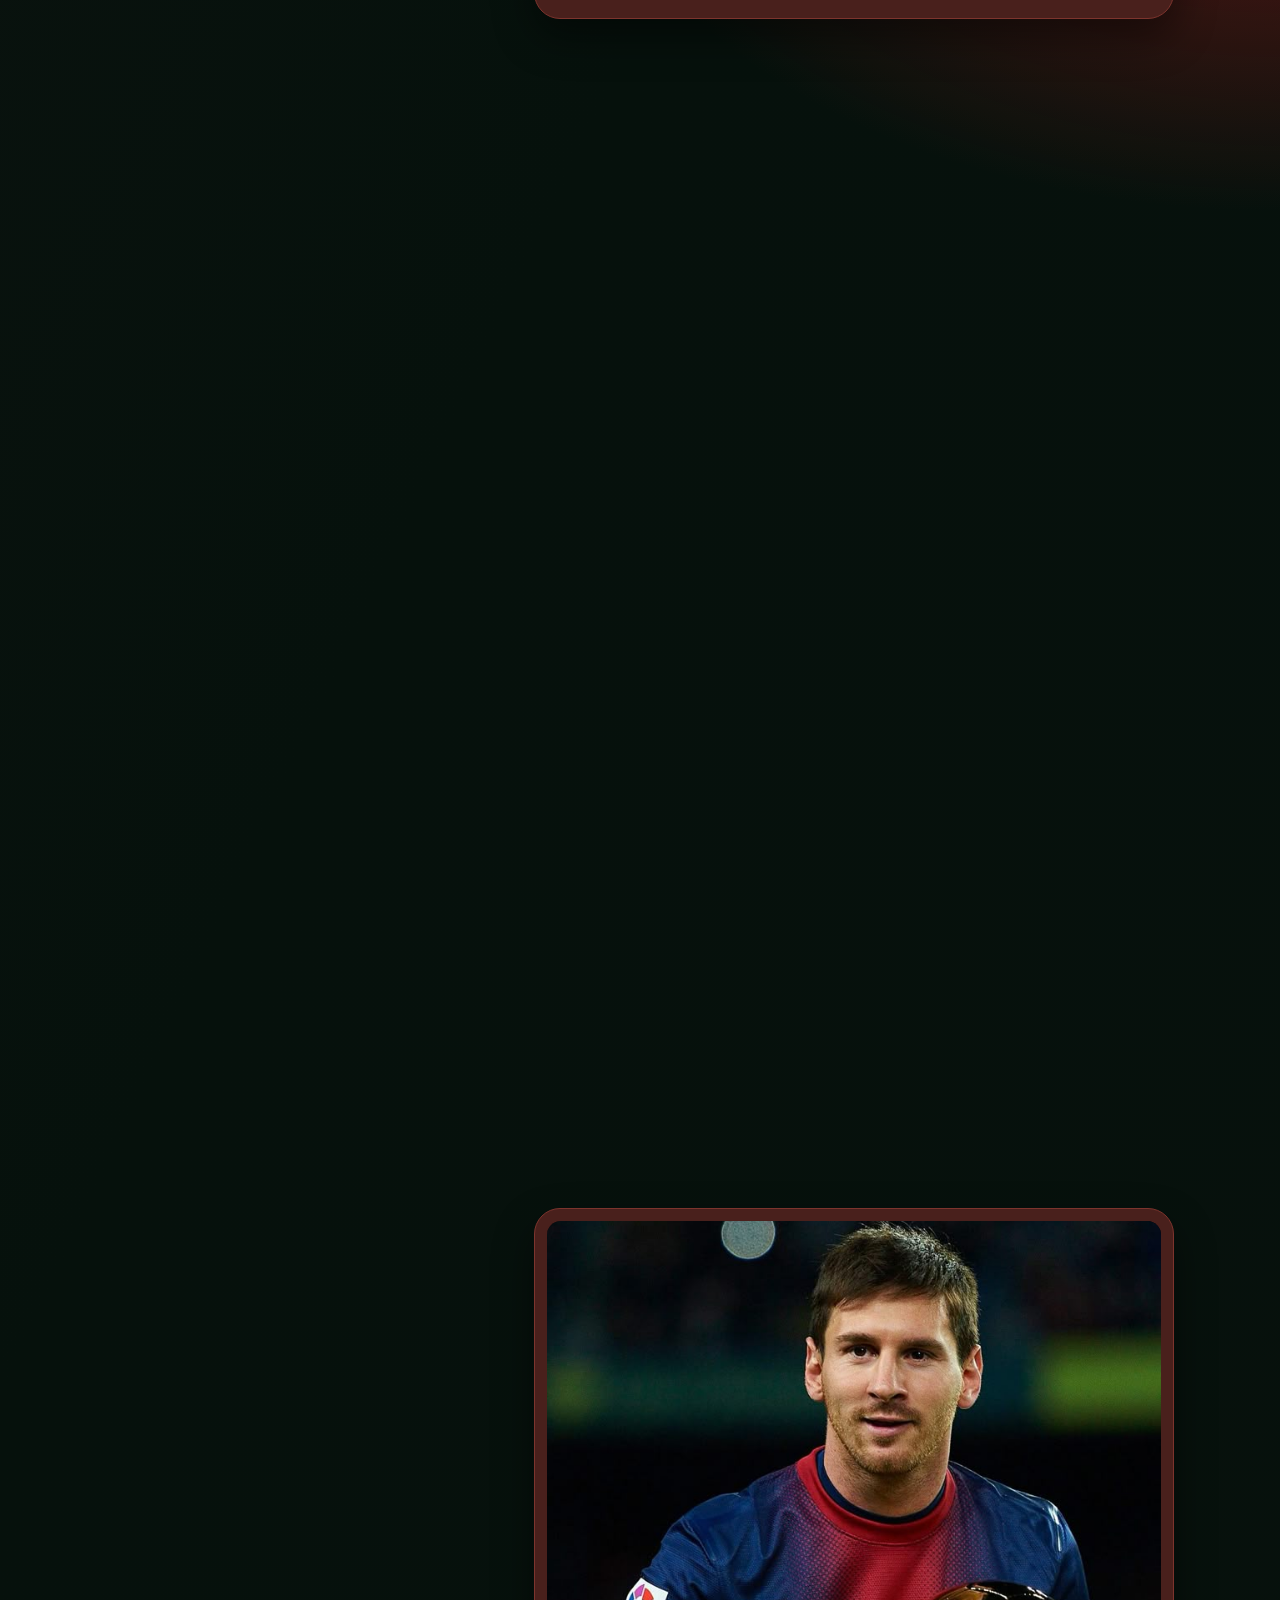
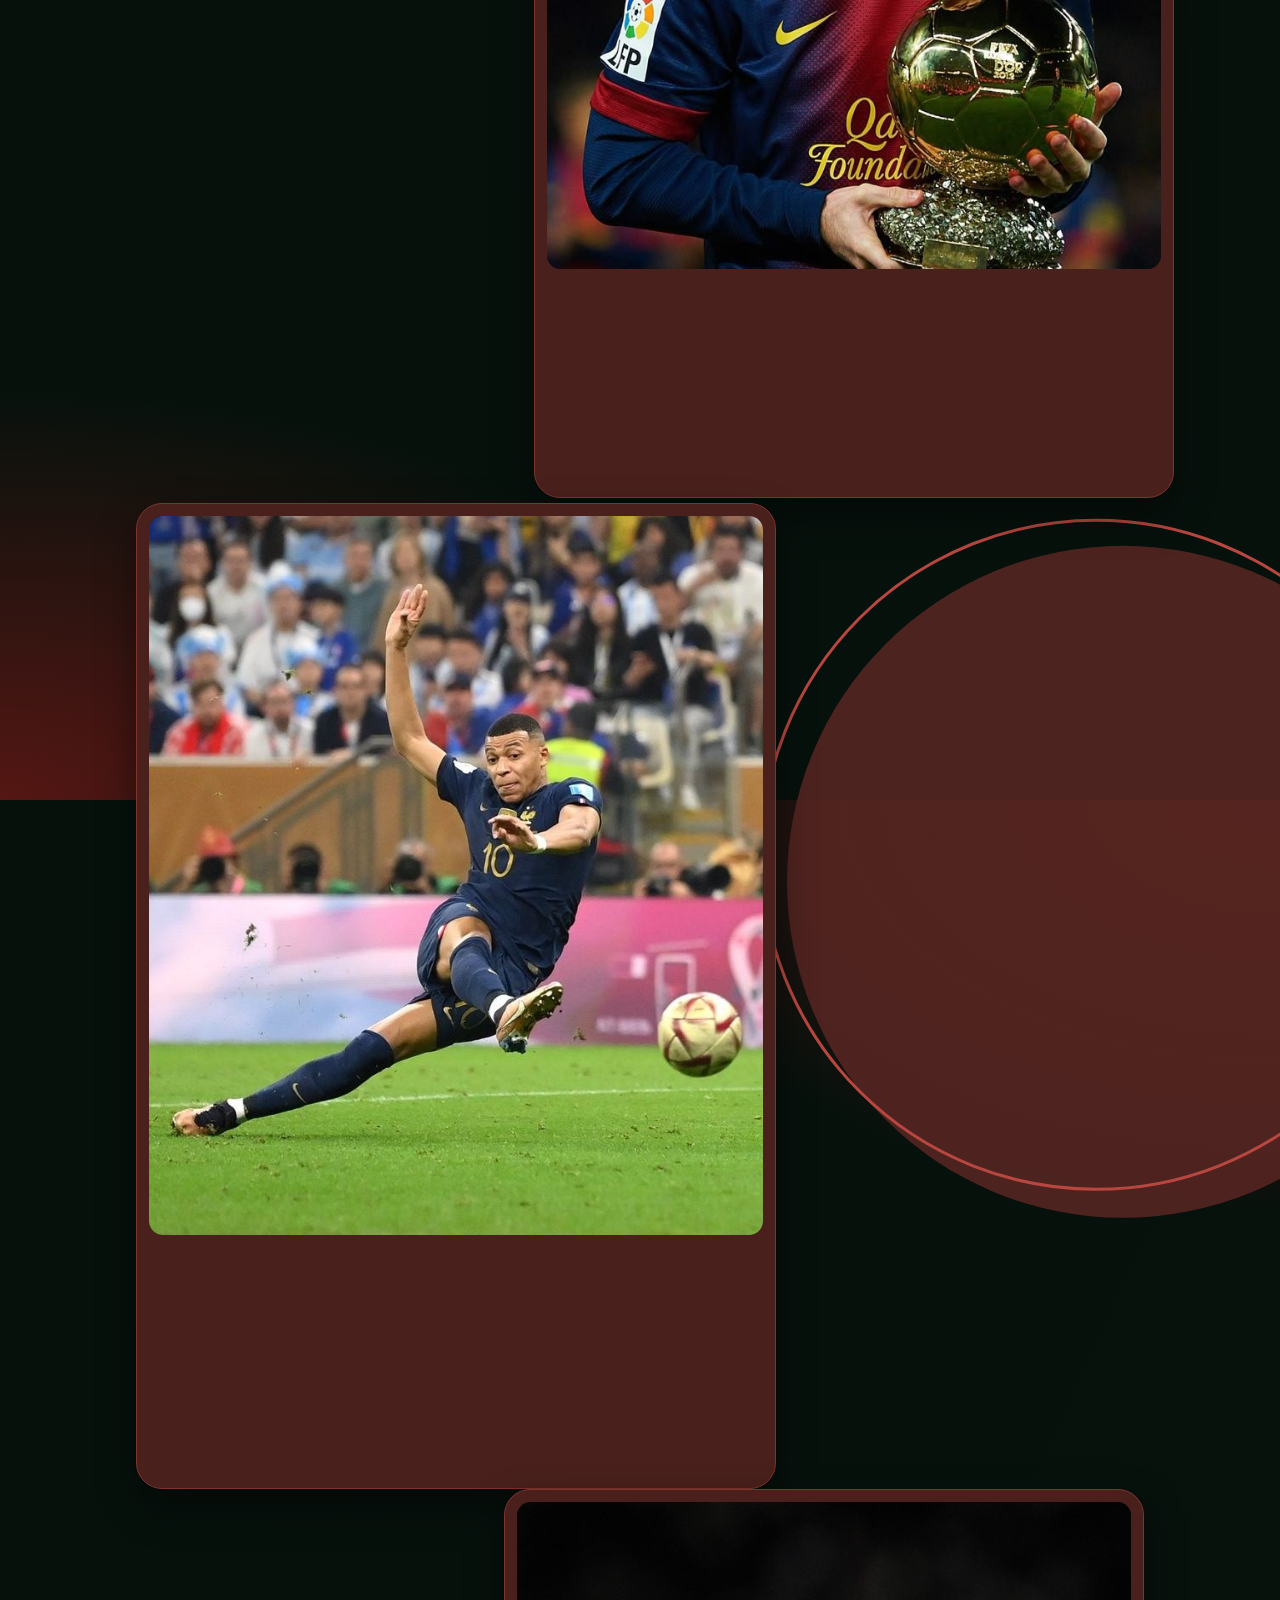
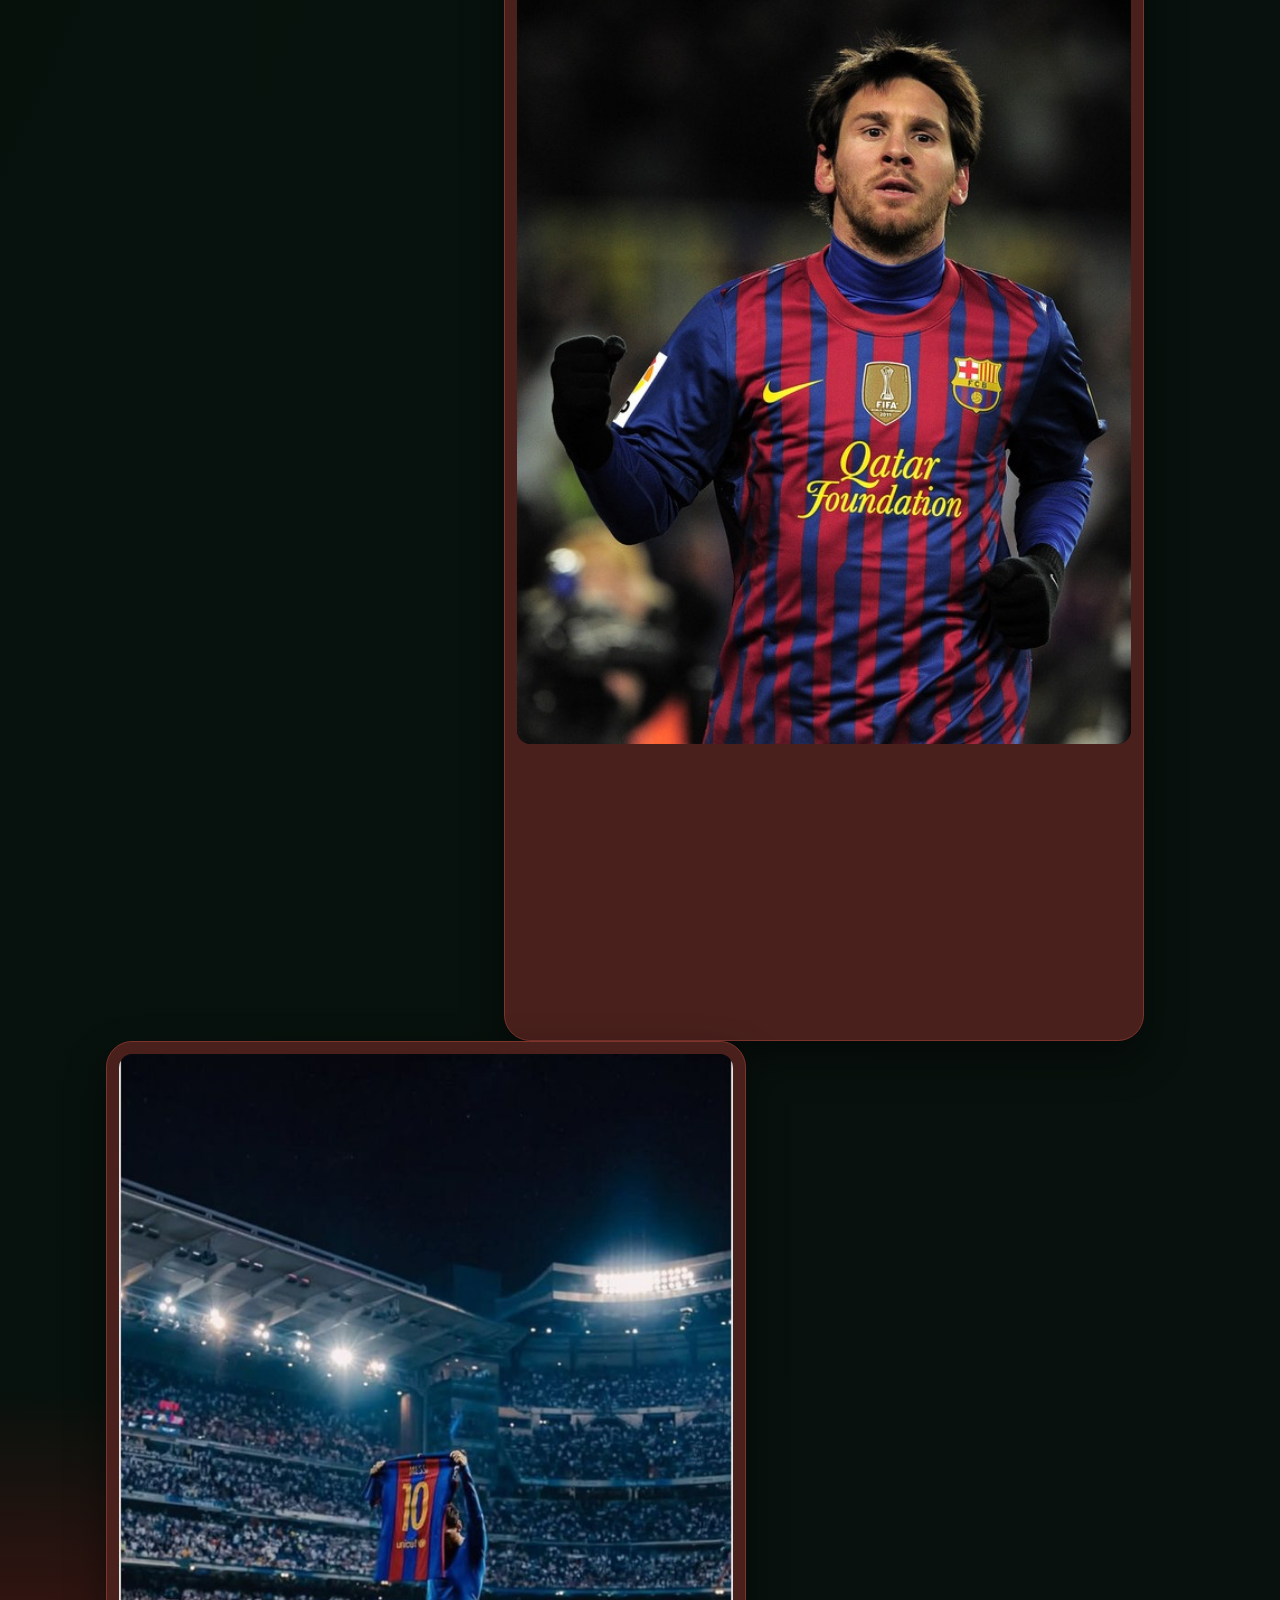
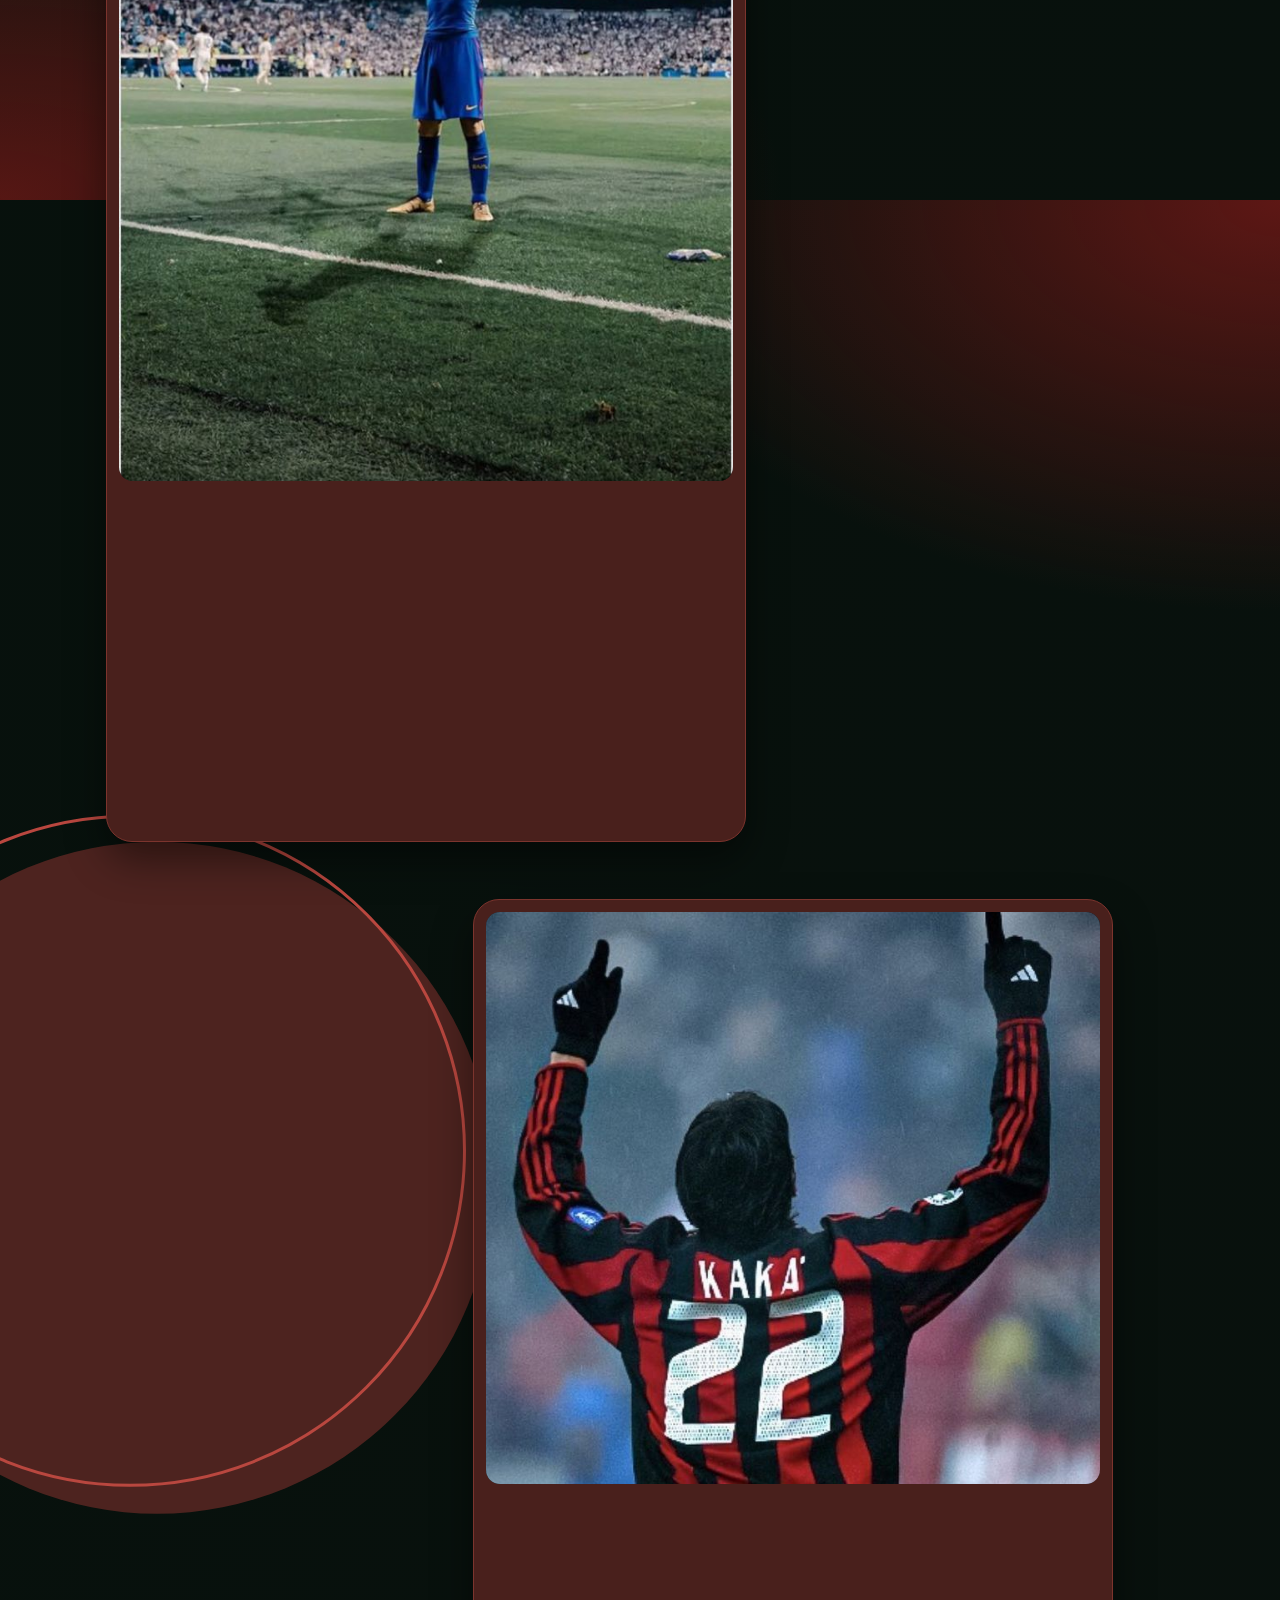
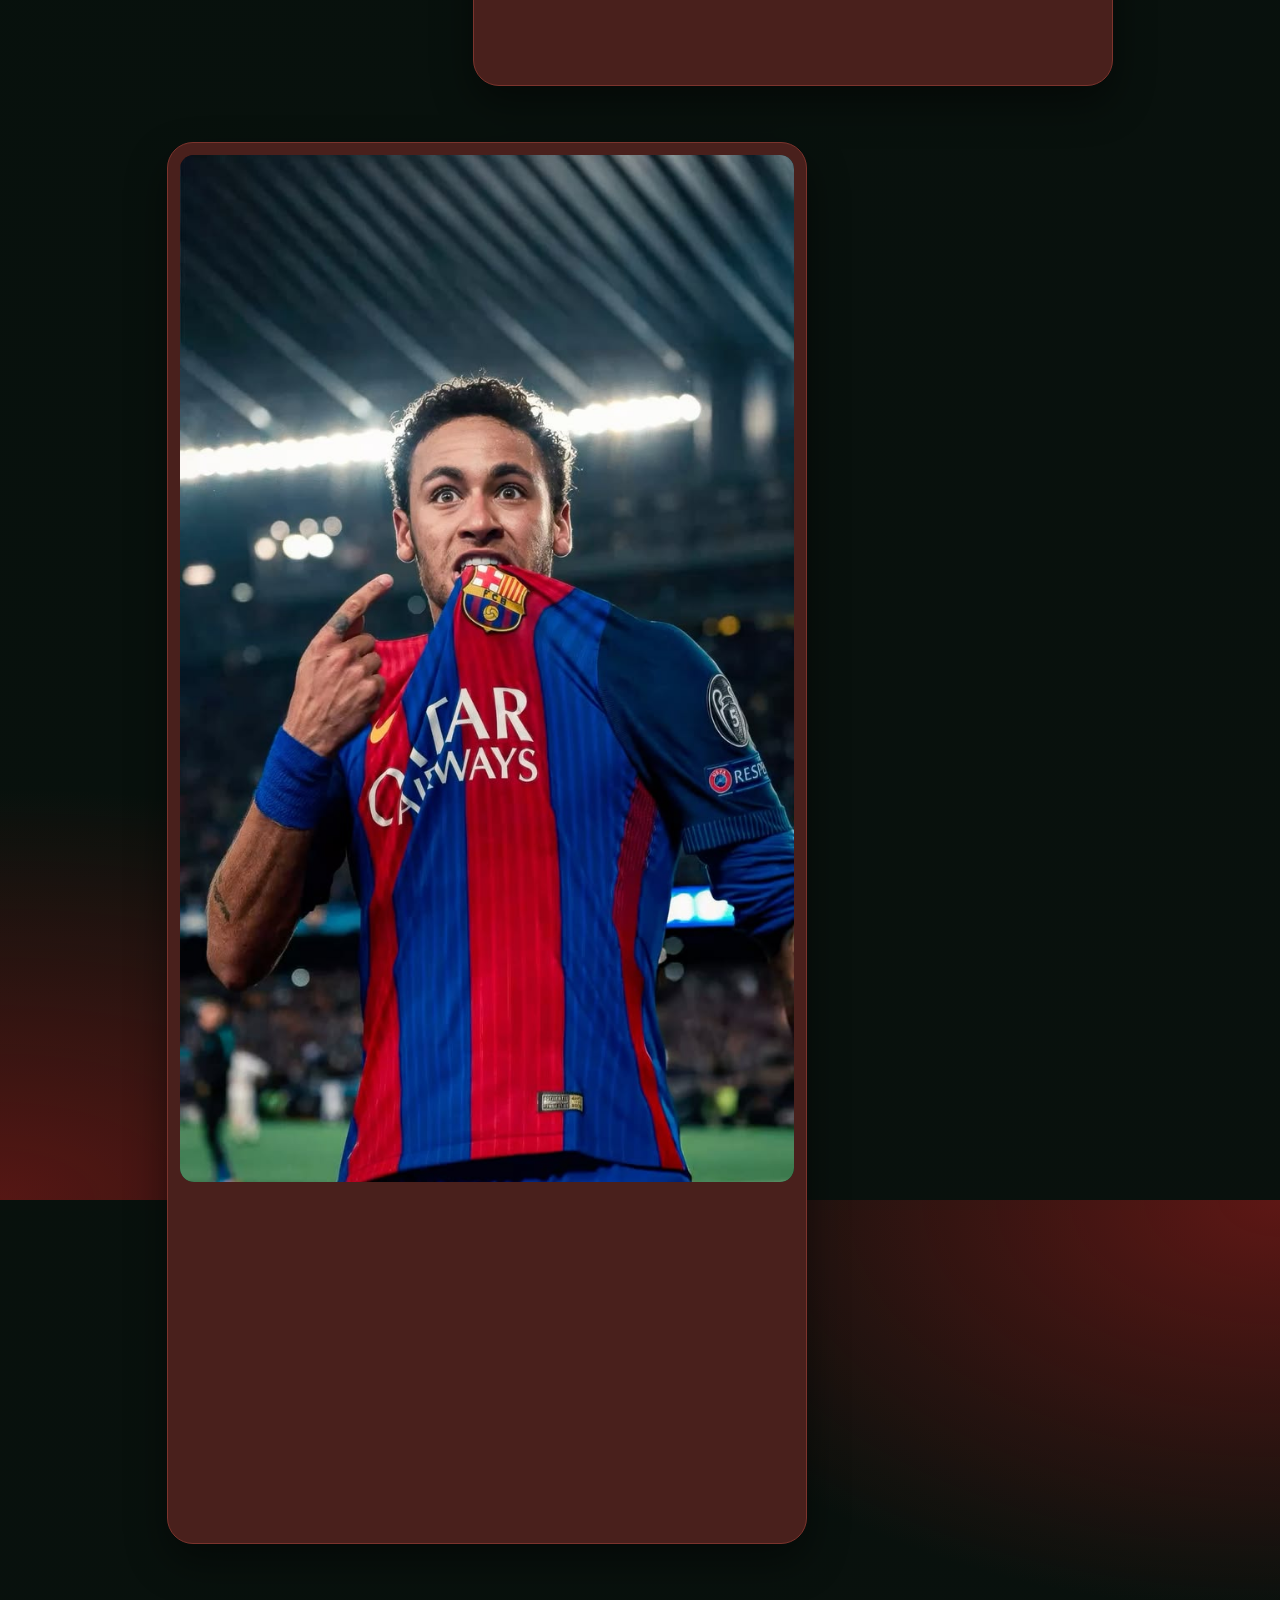
<file: page-7.html>
<!DOCTYPE html>
<html lang="en">
<head>
<meta charset="utf-8">
<meta name="viewport" content="width=device-width, initial-scale=1">
<title>page 7</title>
<link rel="preconnect" href="https://fonts.googleapis.com">
<link rel="preconnect" href="https://fonts.gstatic.com" crossorigin>
<link href="https://fonts.googleapis.com/css2?family=Fraunces:ital,opsz,wght@1,9..144,400&display=swap" rel="stylesheet">
<link rel="stylesheet" href="style.css">
</head>
<body>
<ul id="feed"></ul>
<script src="cards7.js"></script>
<script src="feed.js"></script>
<script src="theme-scroll.js"></script>
</body>
</html>
</file>
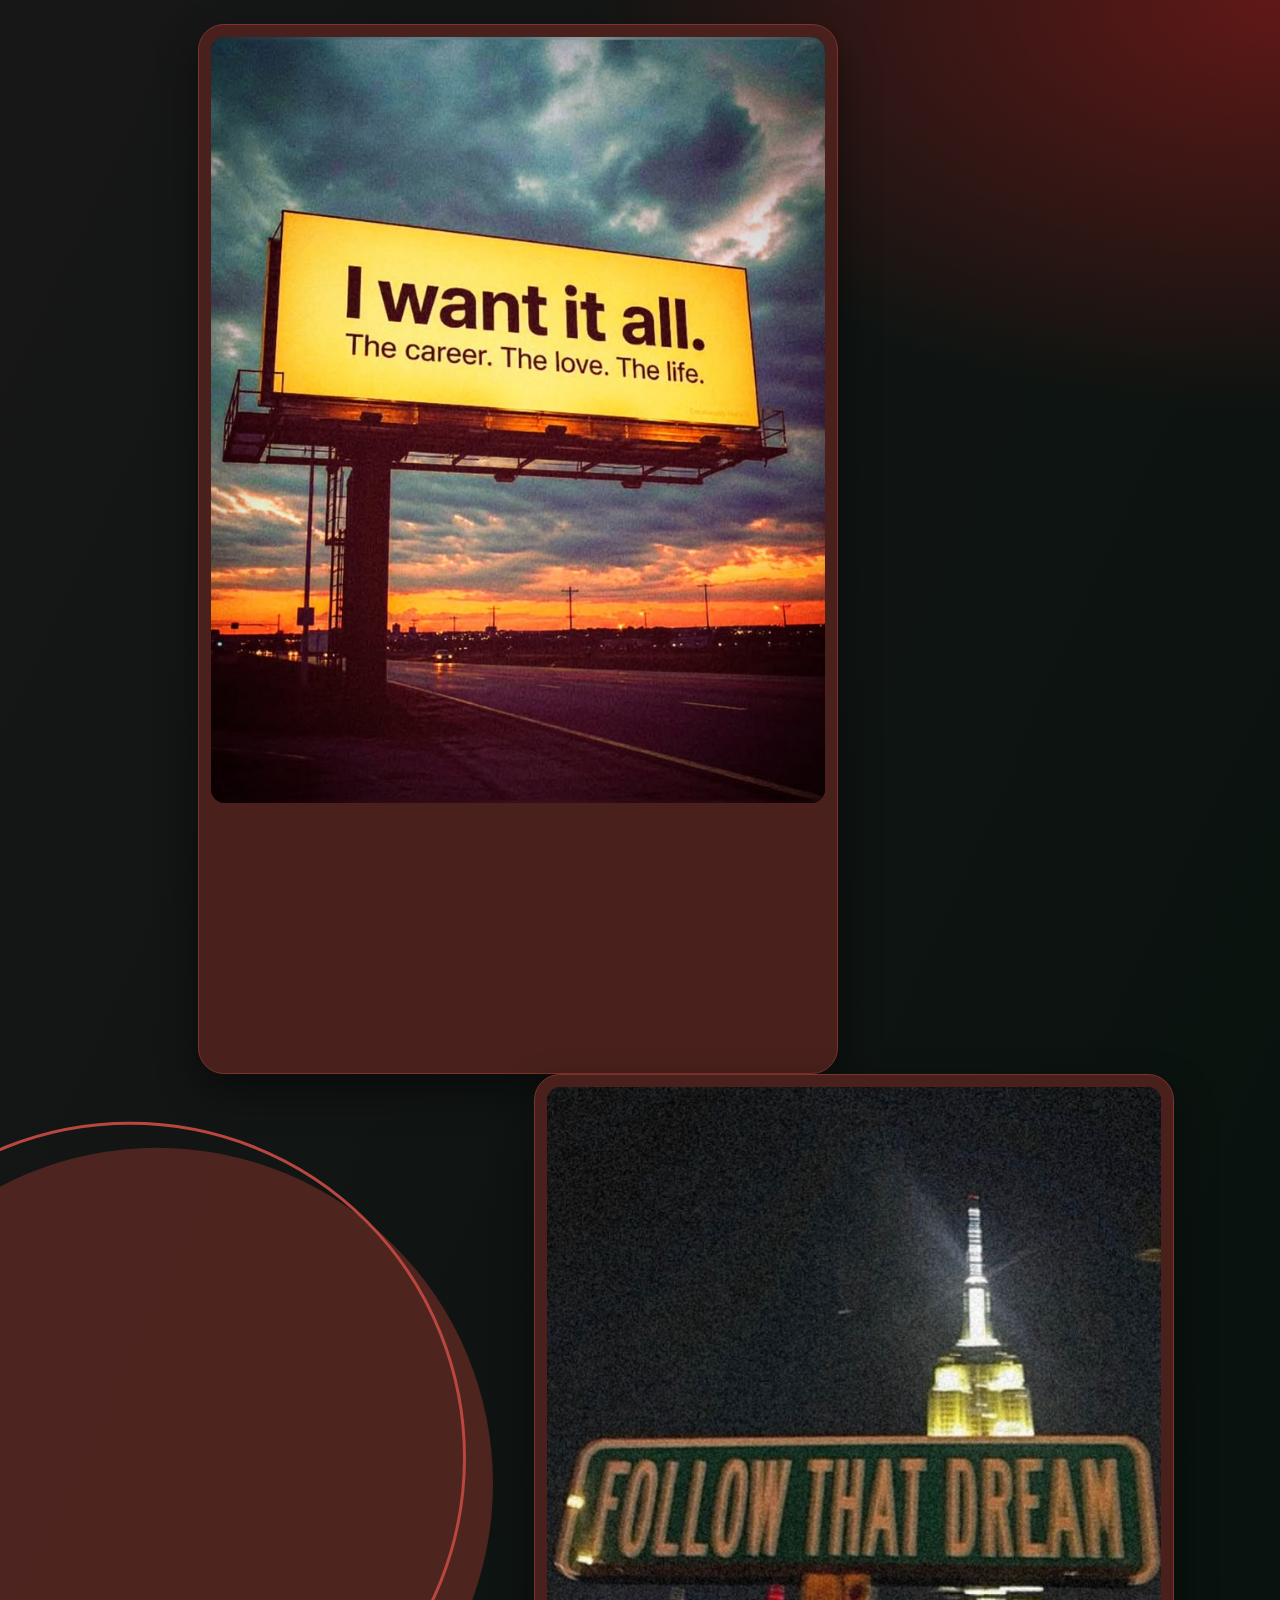
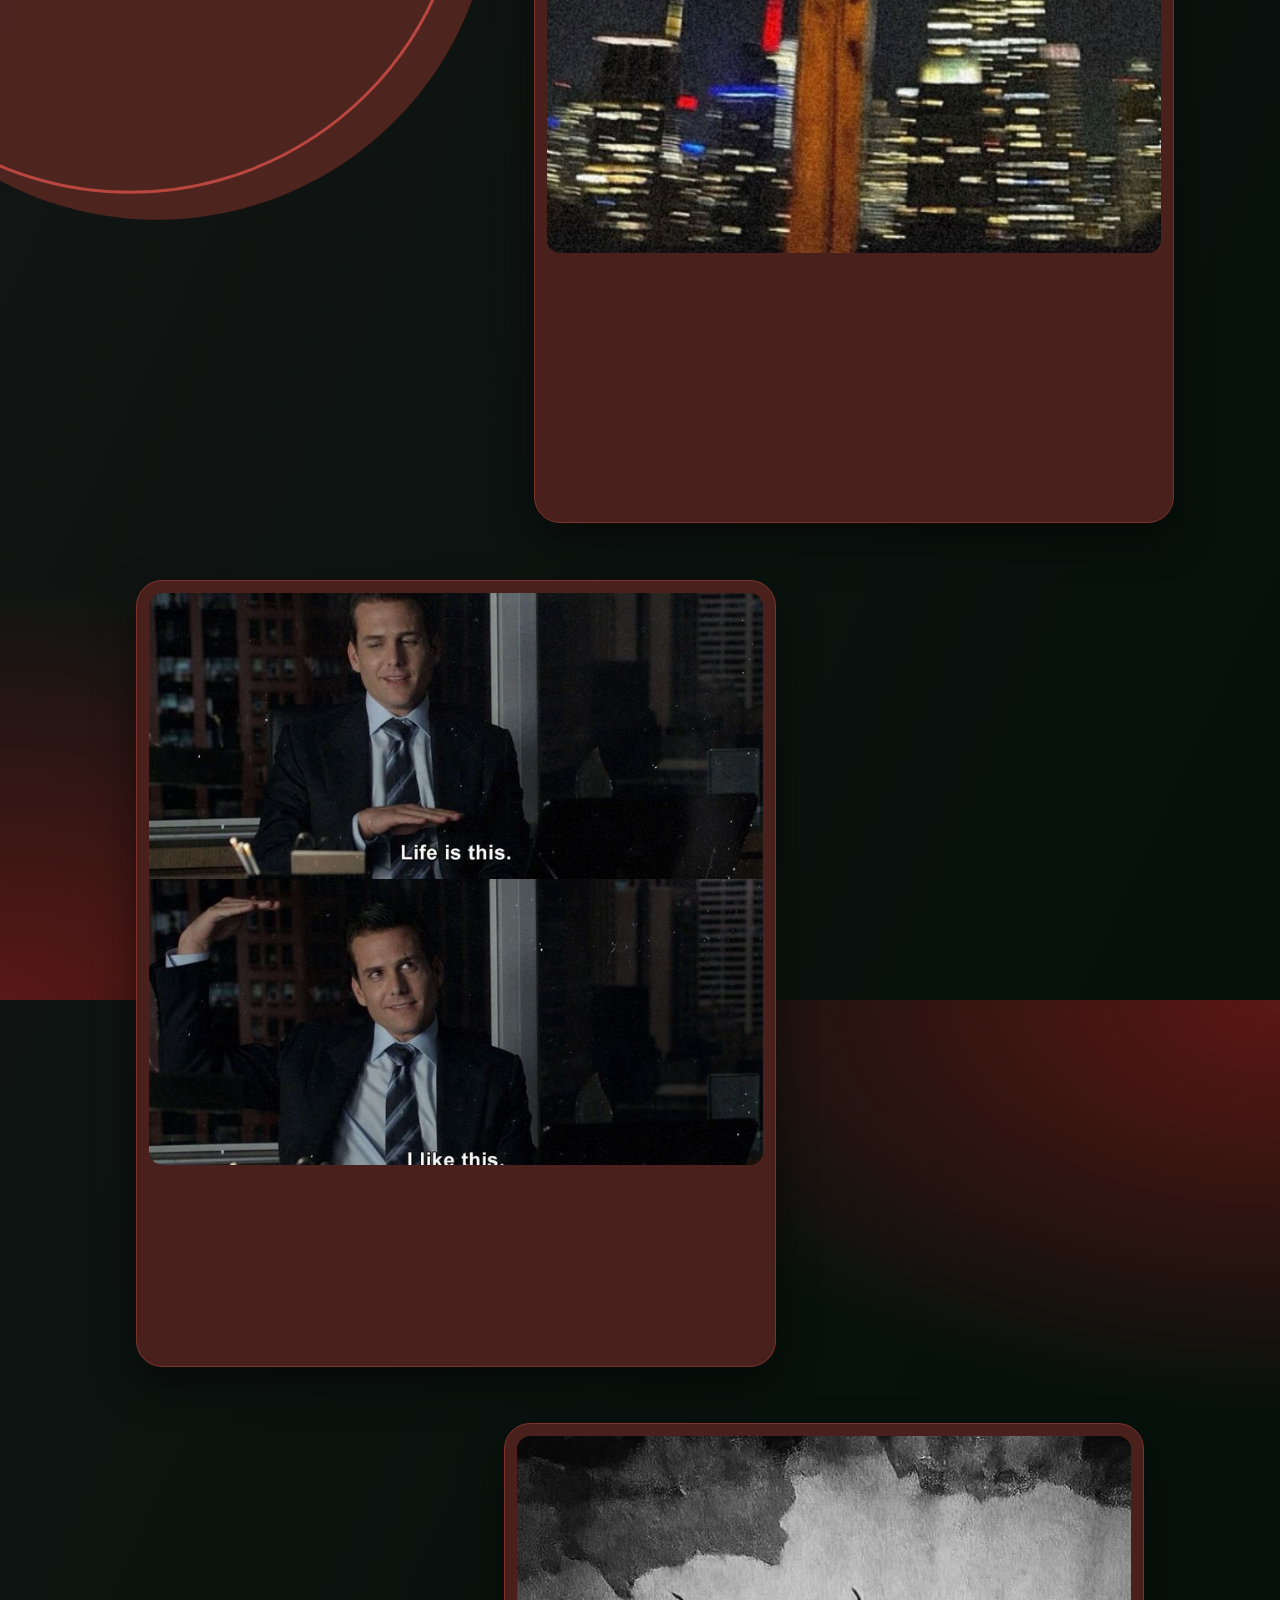
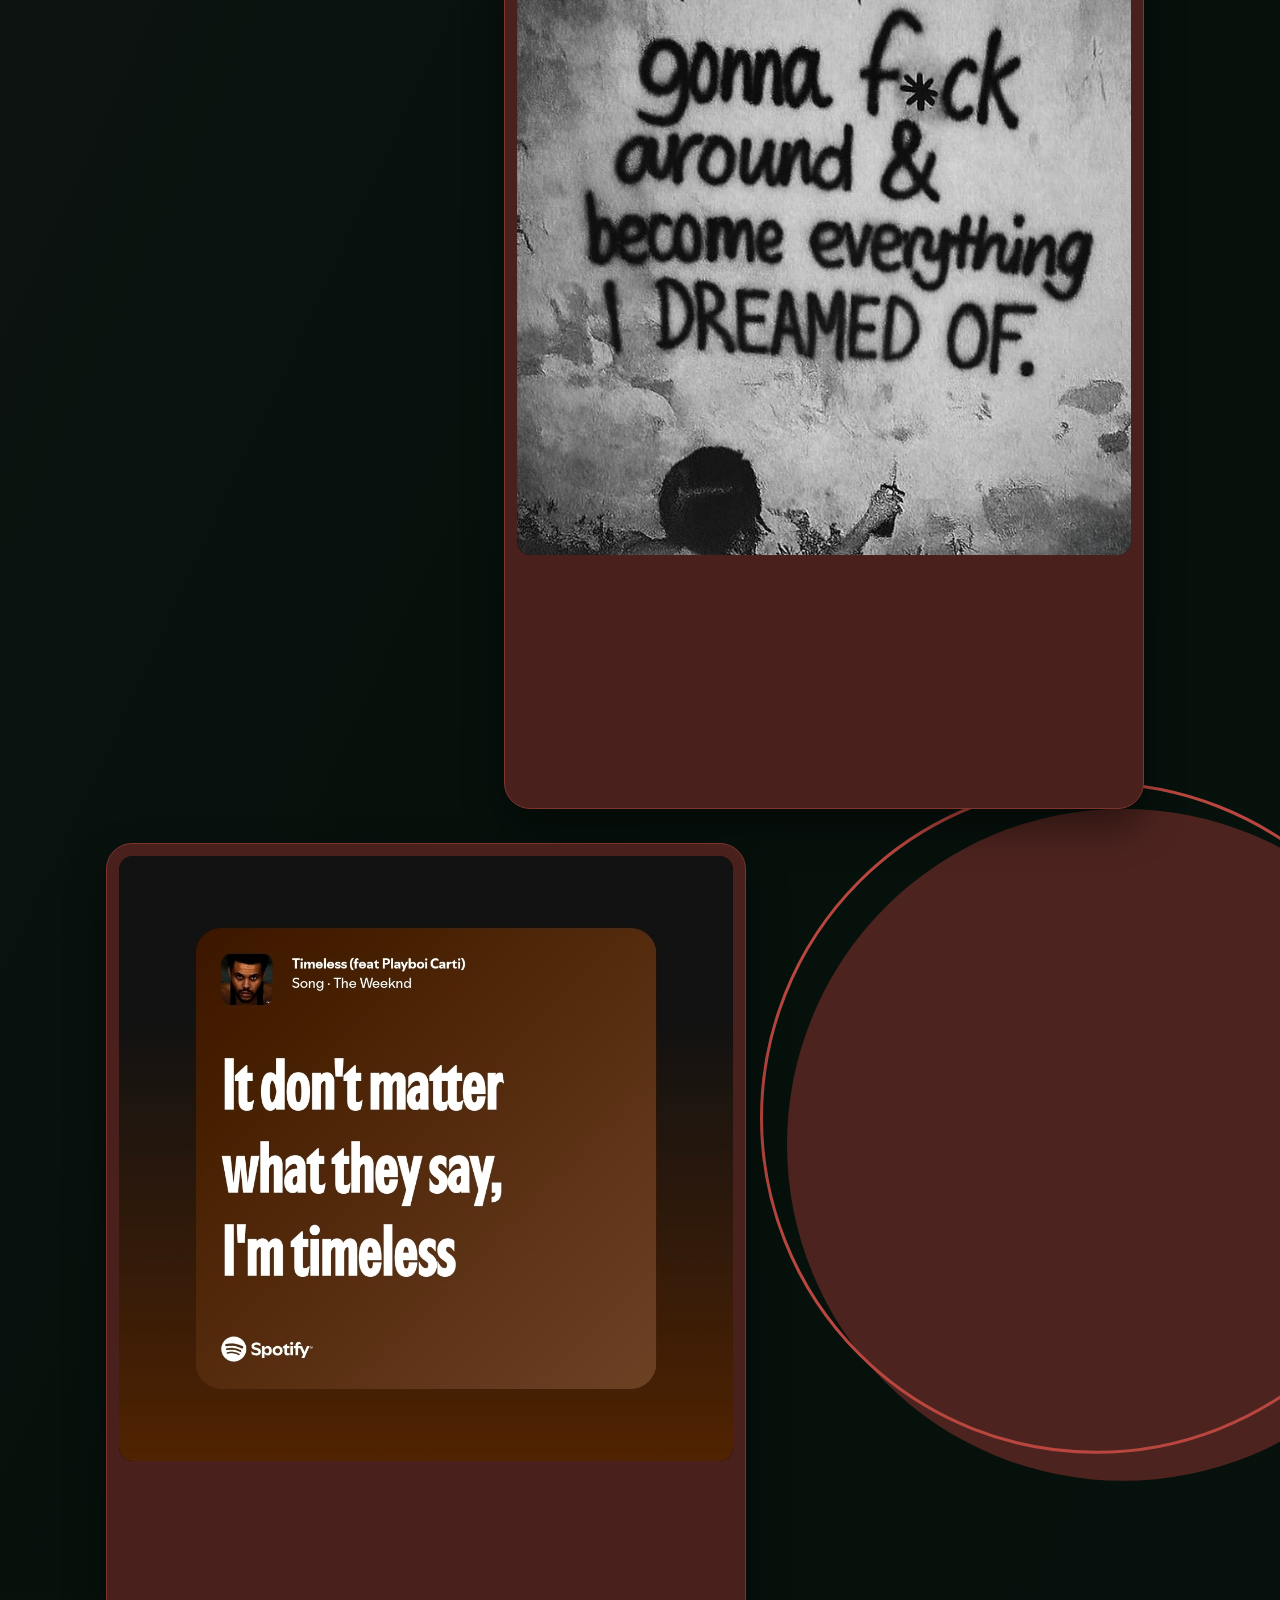
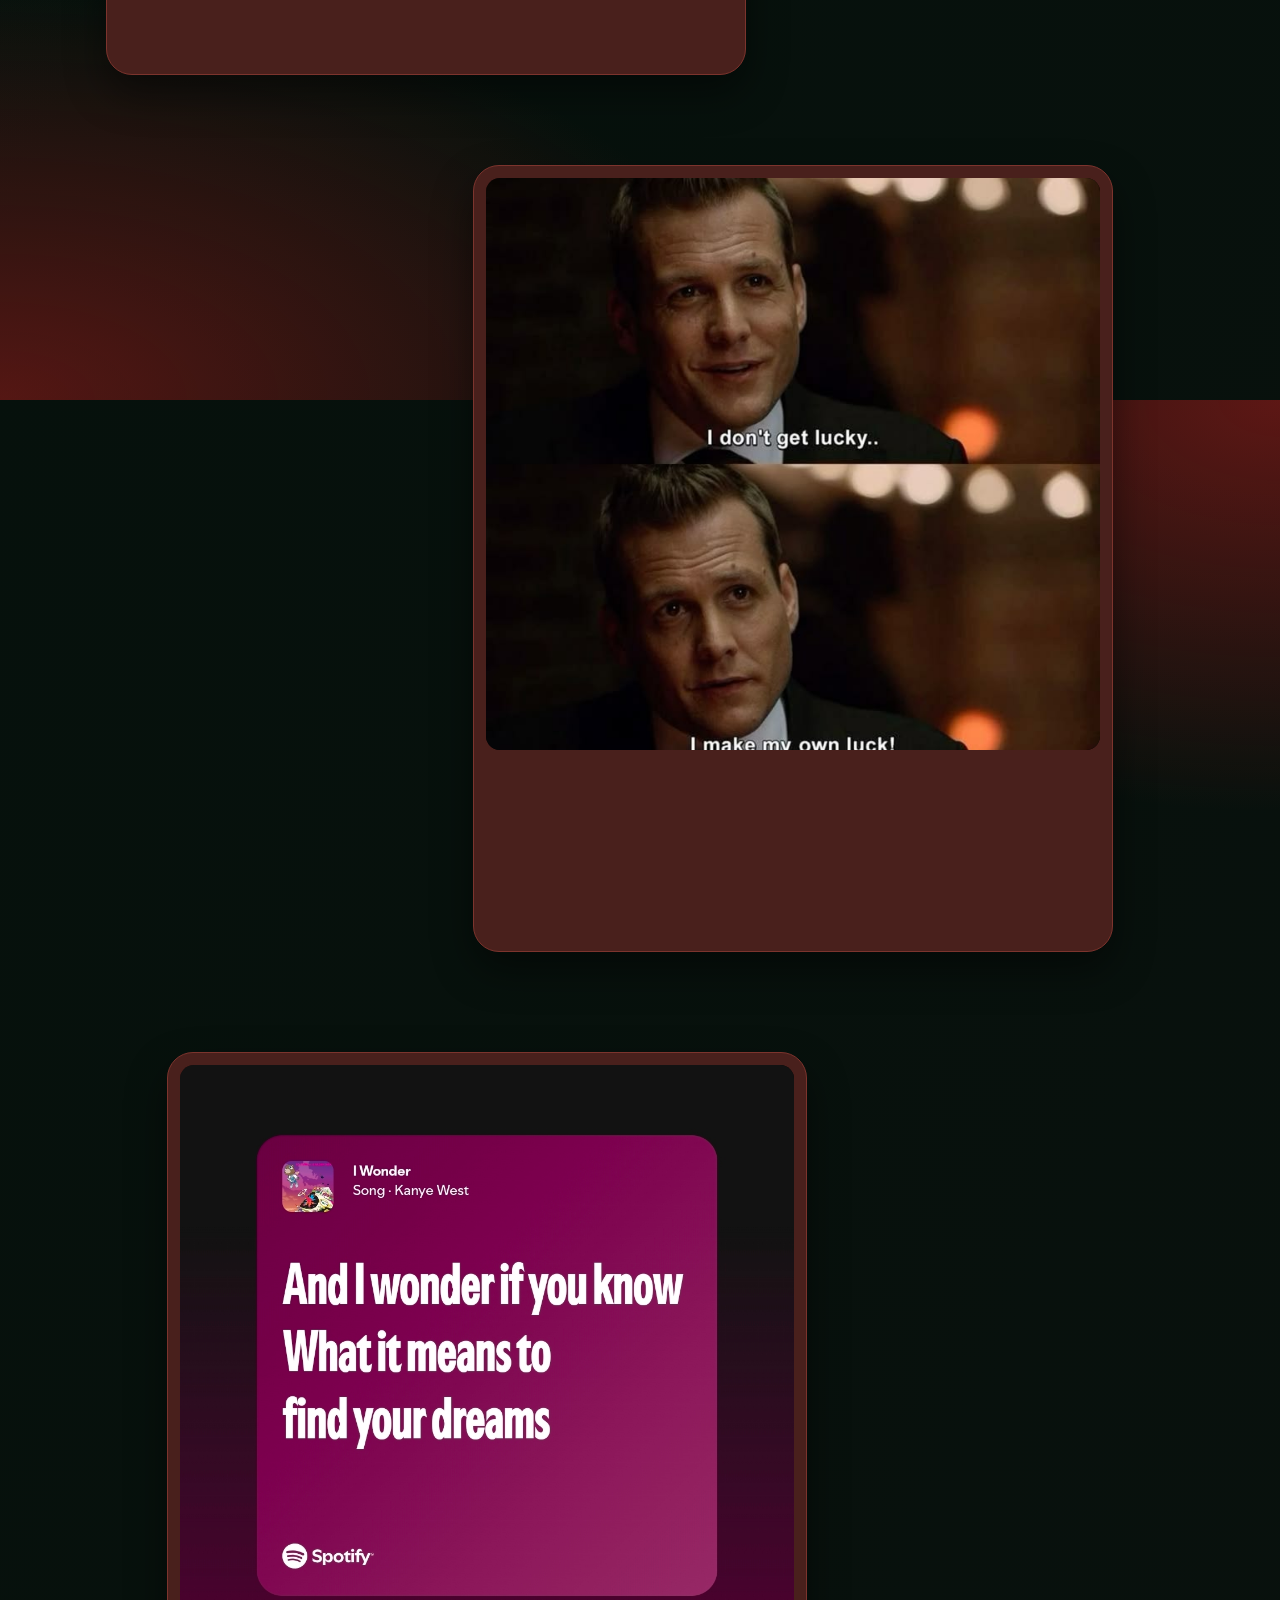
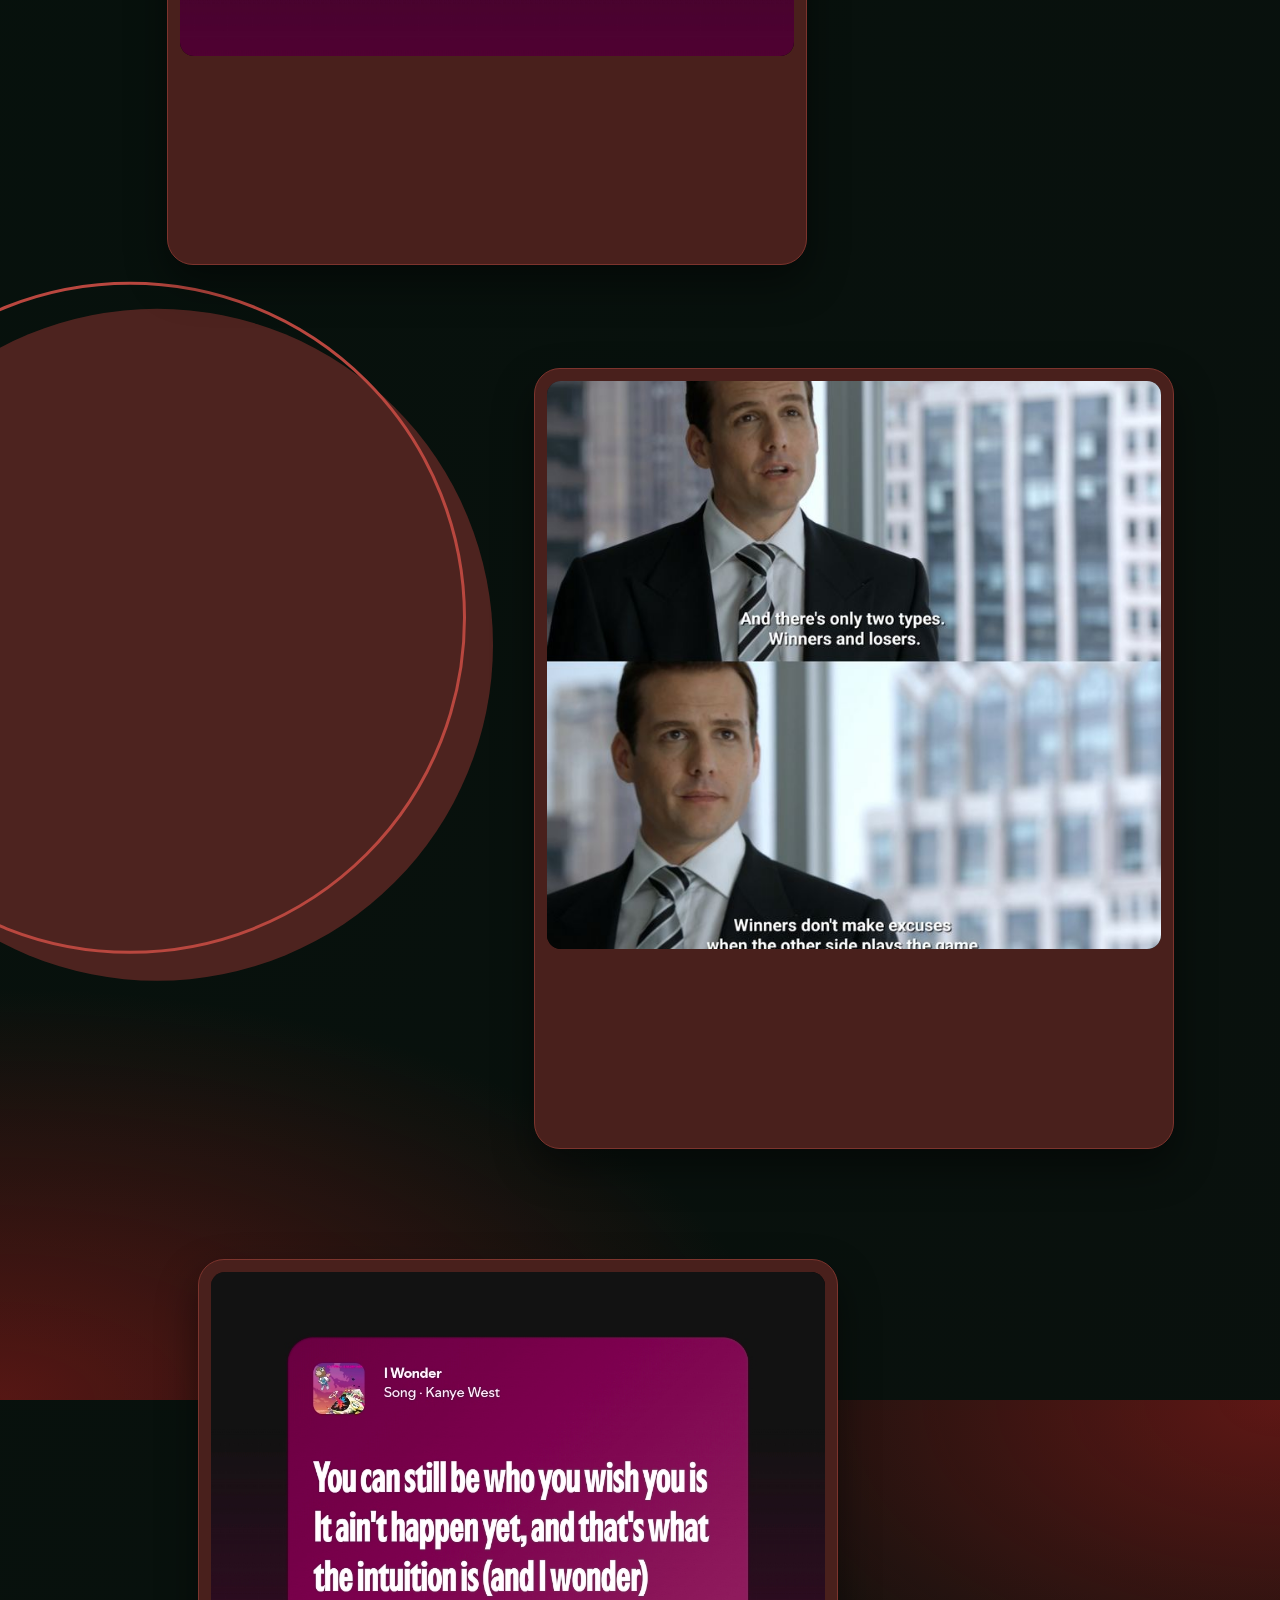
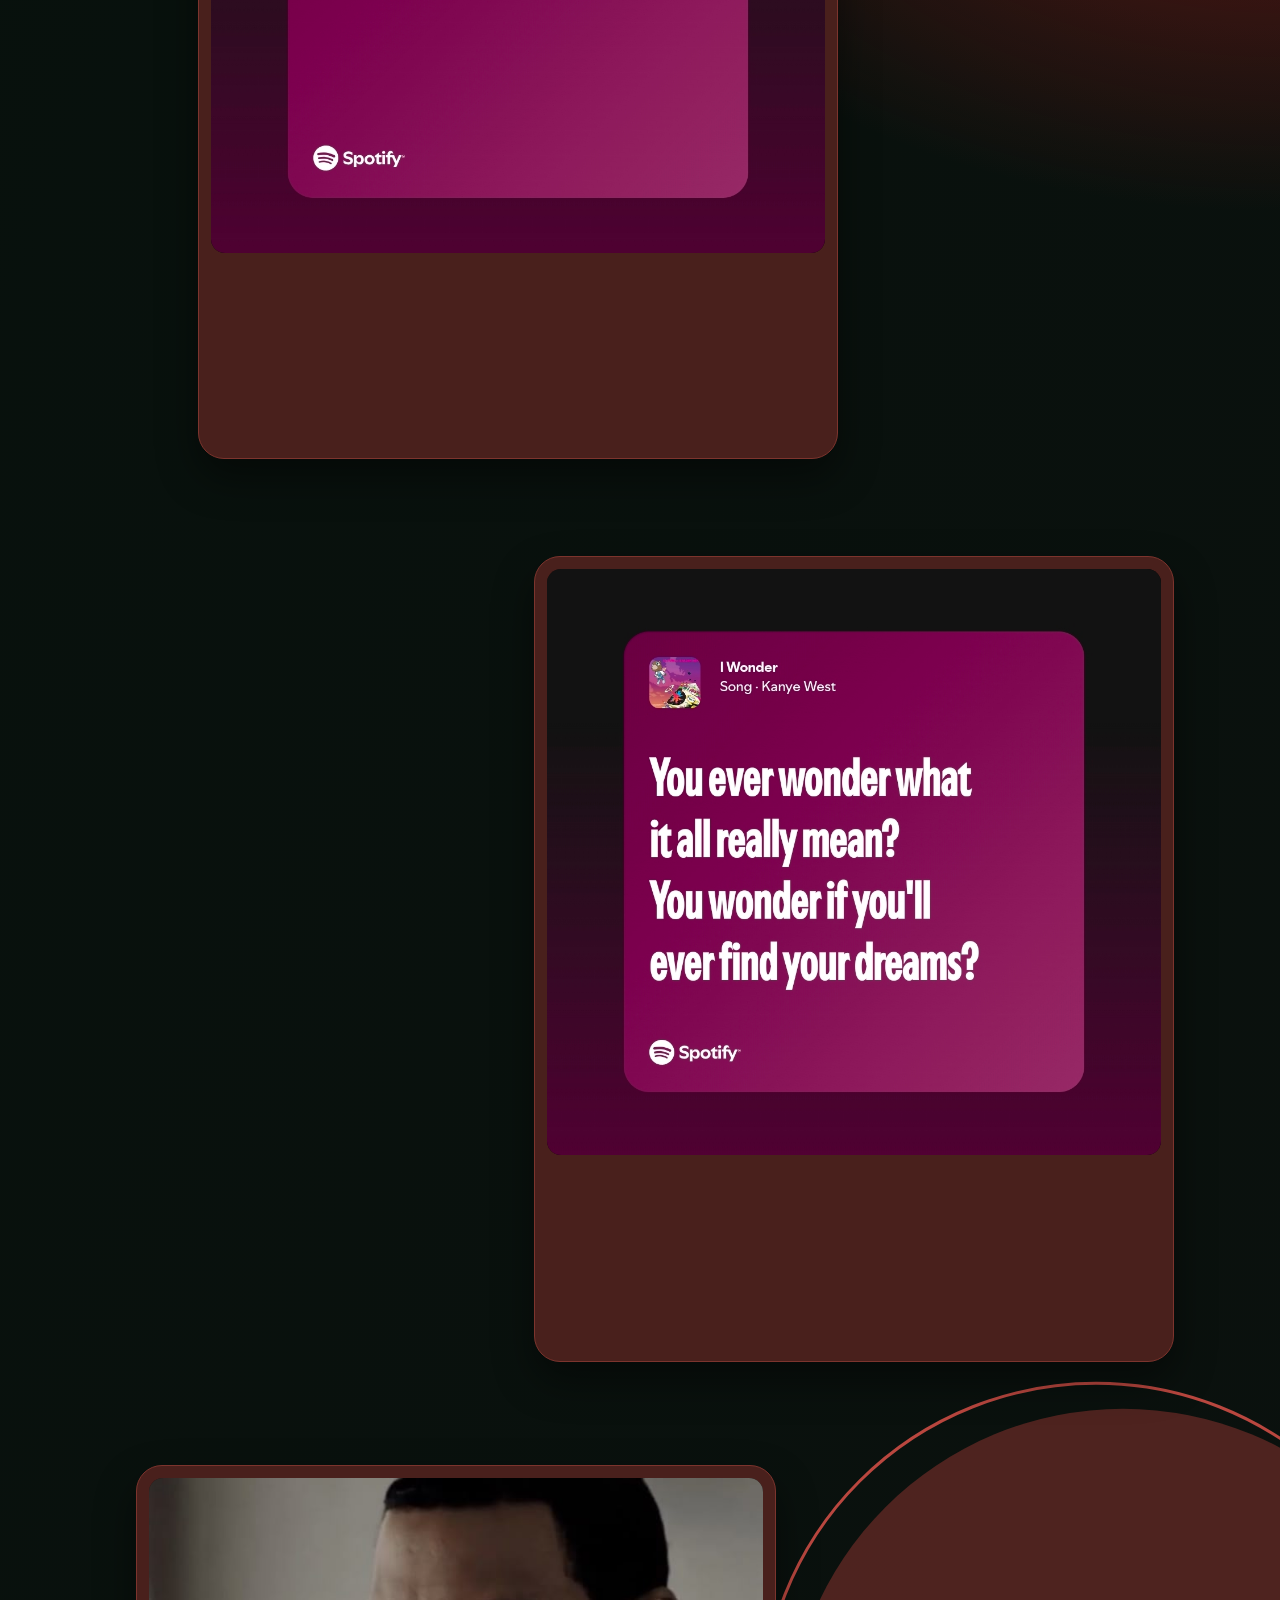
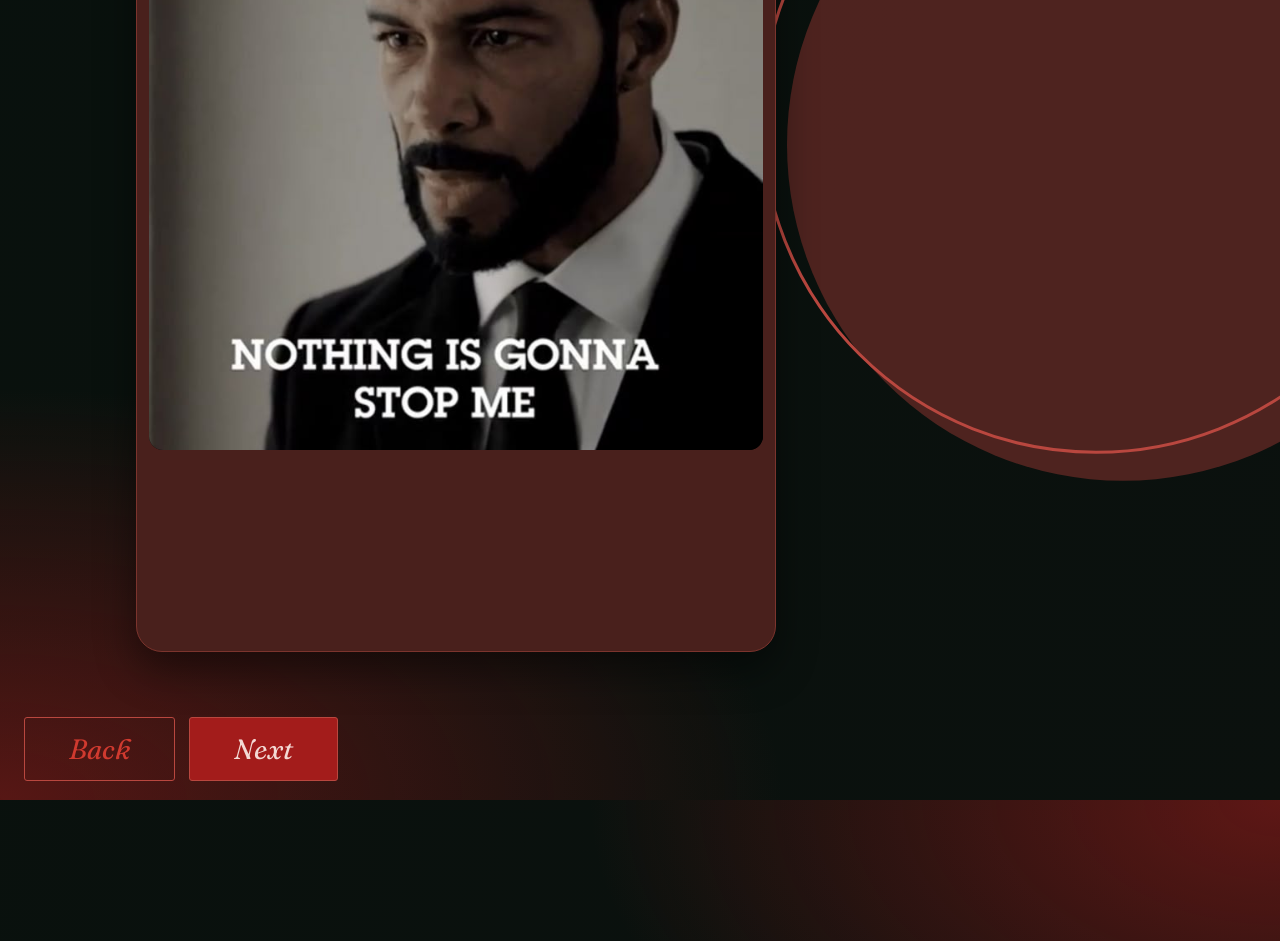
<file: page-8.html>
<!DOCTYPE html>
<html lang="en">
<head>
<meta charset="utf-8">
<meta name="viewport" content="width=device-width, initial-scale=1">
<title>page 8</title>
<link rel="preconnect" href="https://fonts.googleapis.com">
<link rel="preconnect" href="https://fonts.gstatic.com" crossorigin>
<link href="https://fonts.googleapis.com/css2?family=Fraunces:ital,opsz,wght@1,9..144,400&display=swap" rel="stylesheet">
<link rel="stylesheet" href="style.css">
</head>
<body>
<ul id="feed"></ul>
<script src="cards8.js"></script>
<script src="feed.js"></script>
<script src="theme-scroll.js"></script>
</body>
</html>
</file>
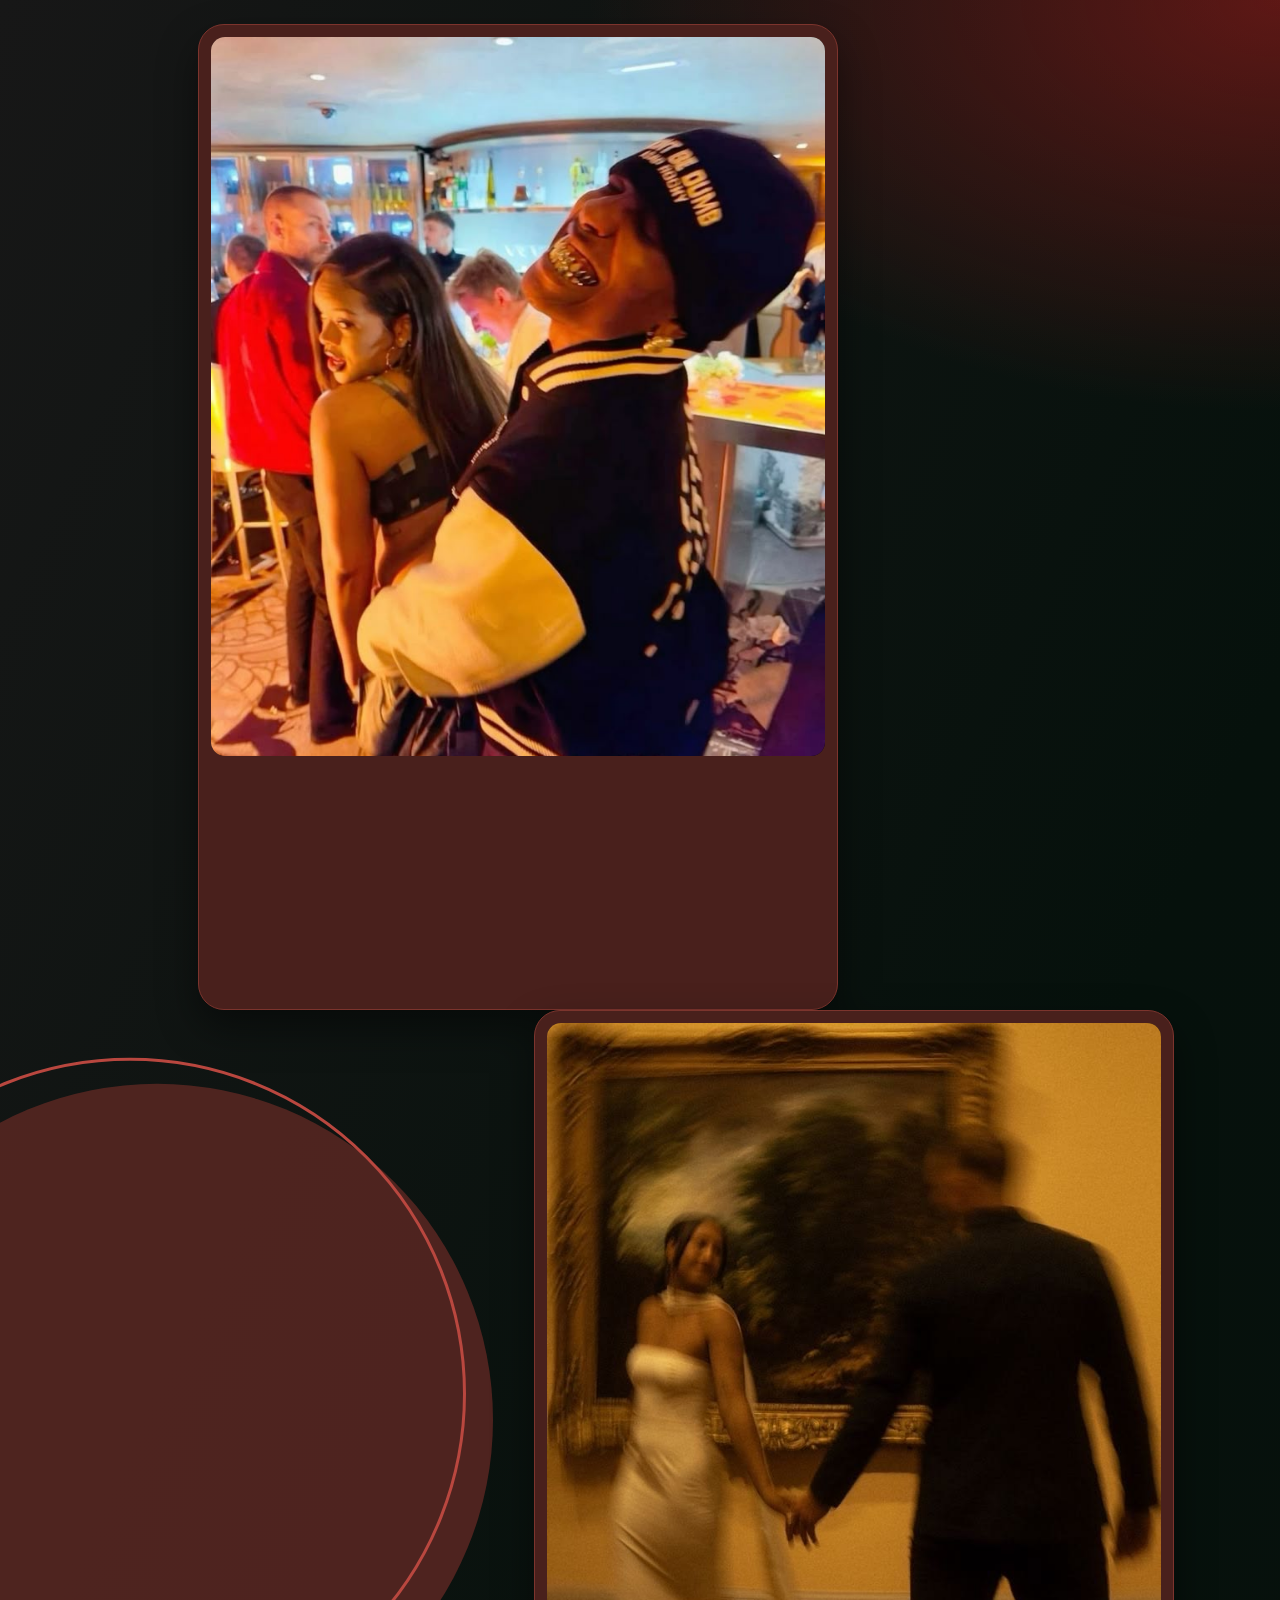
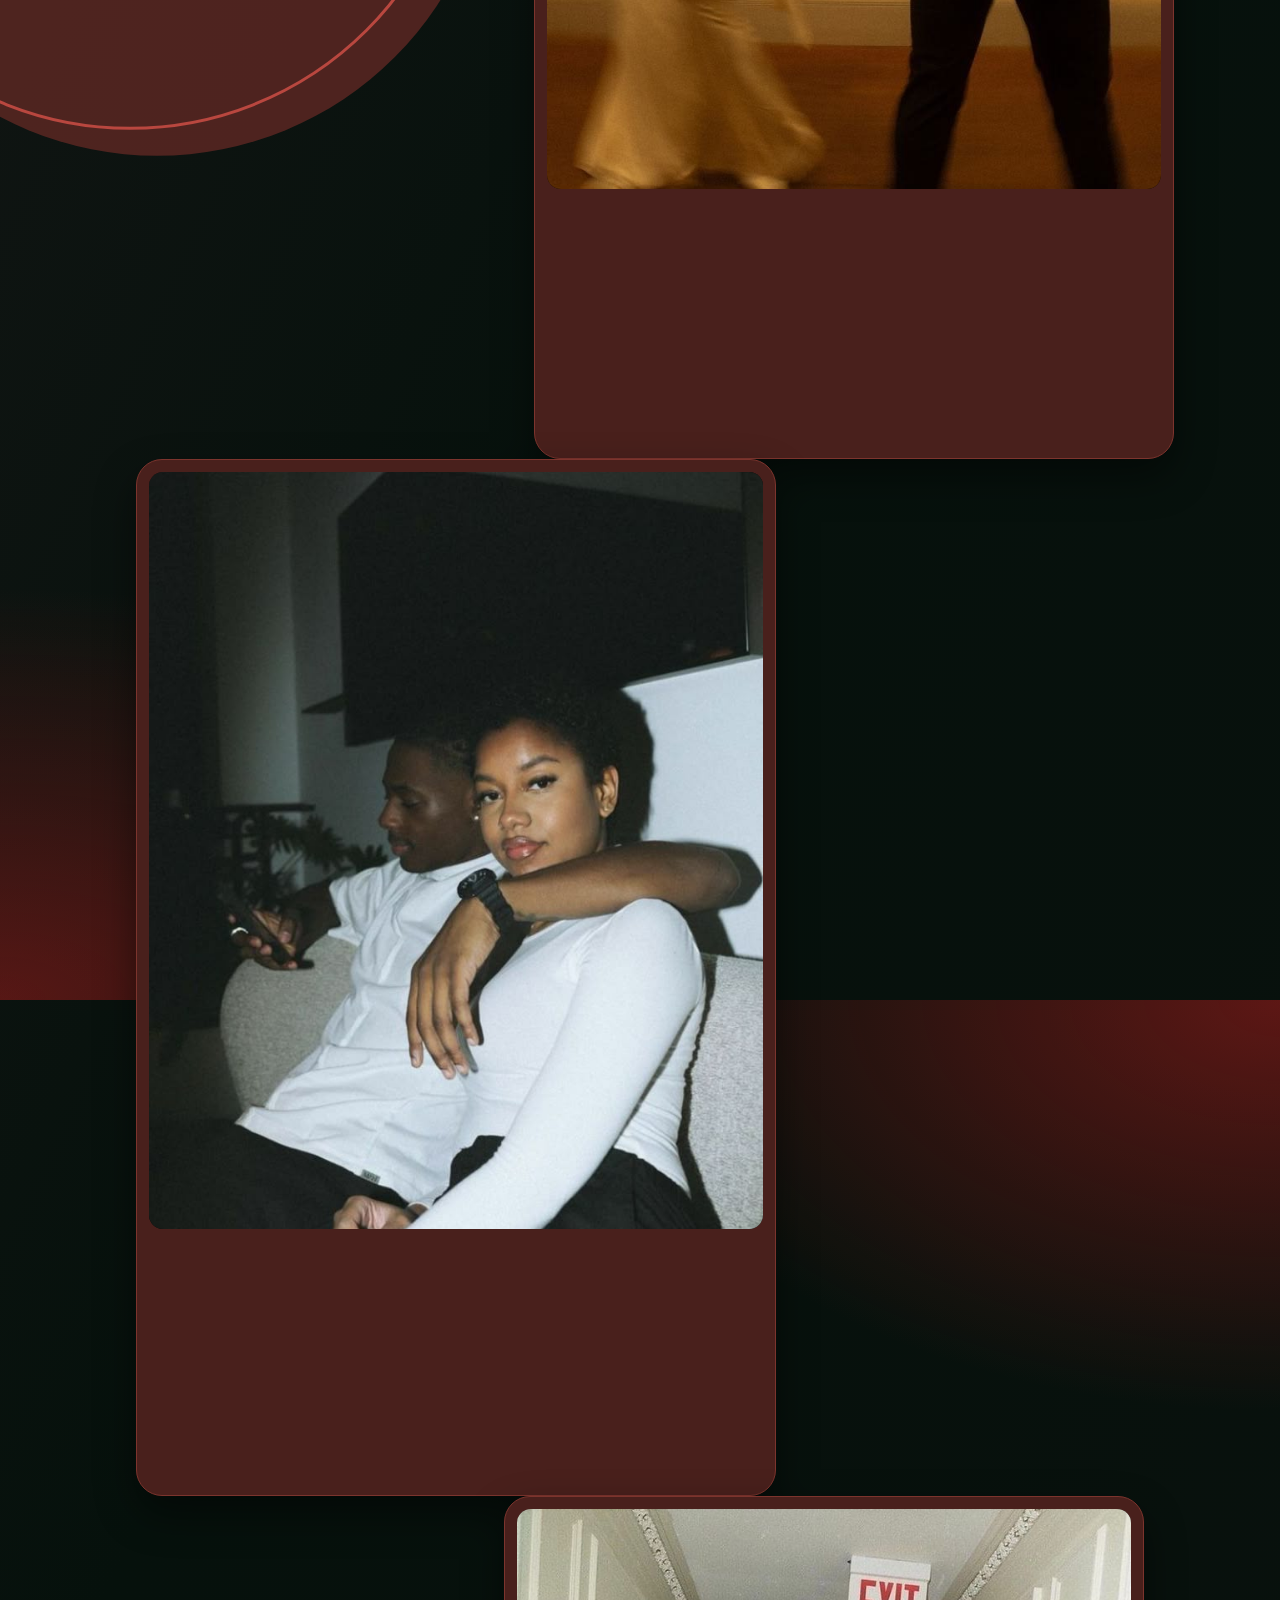
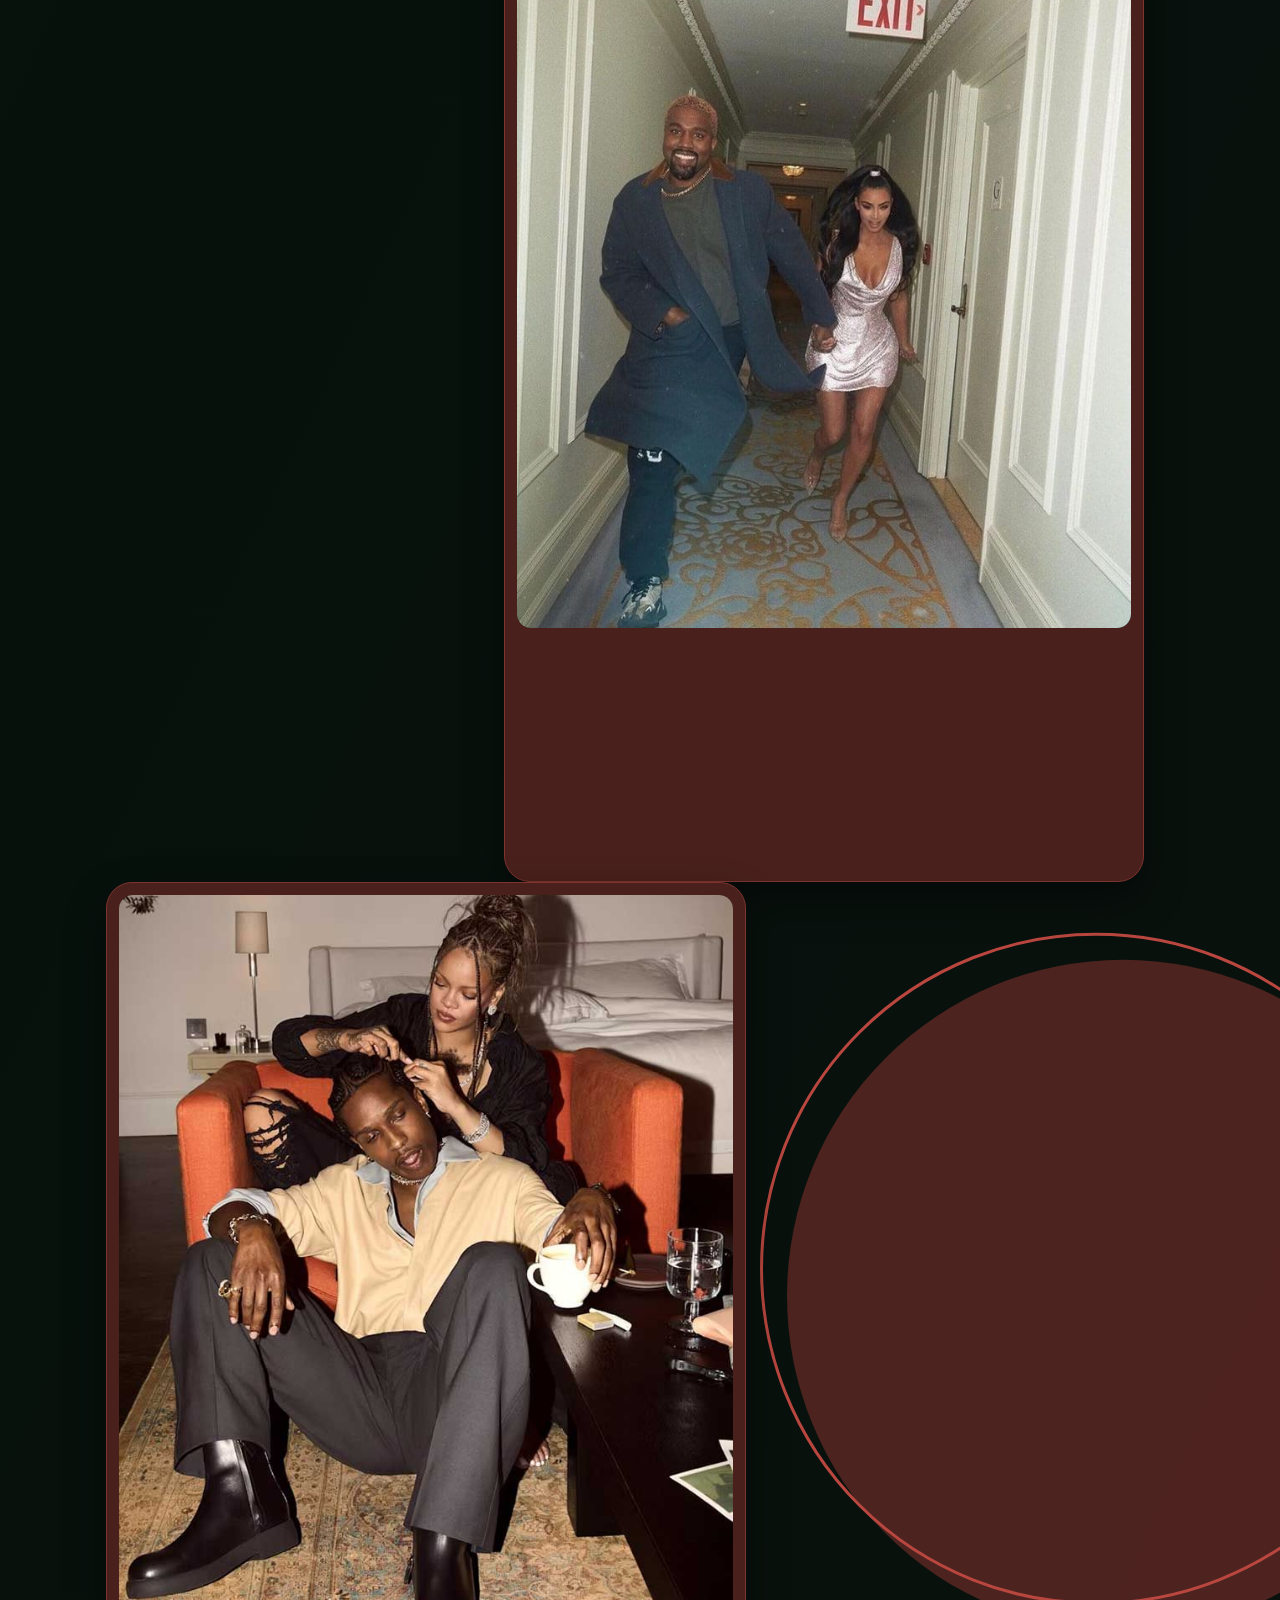
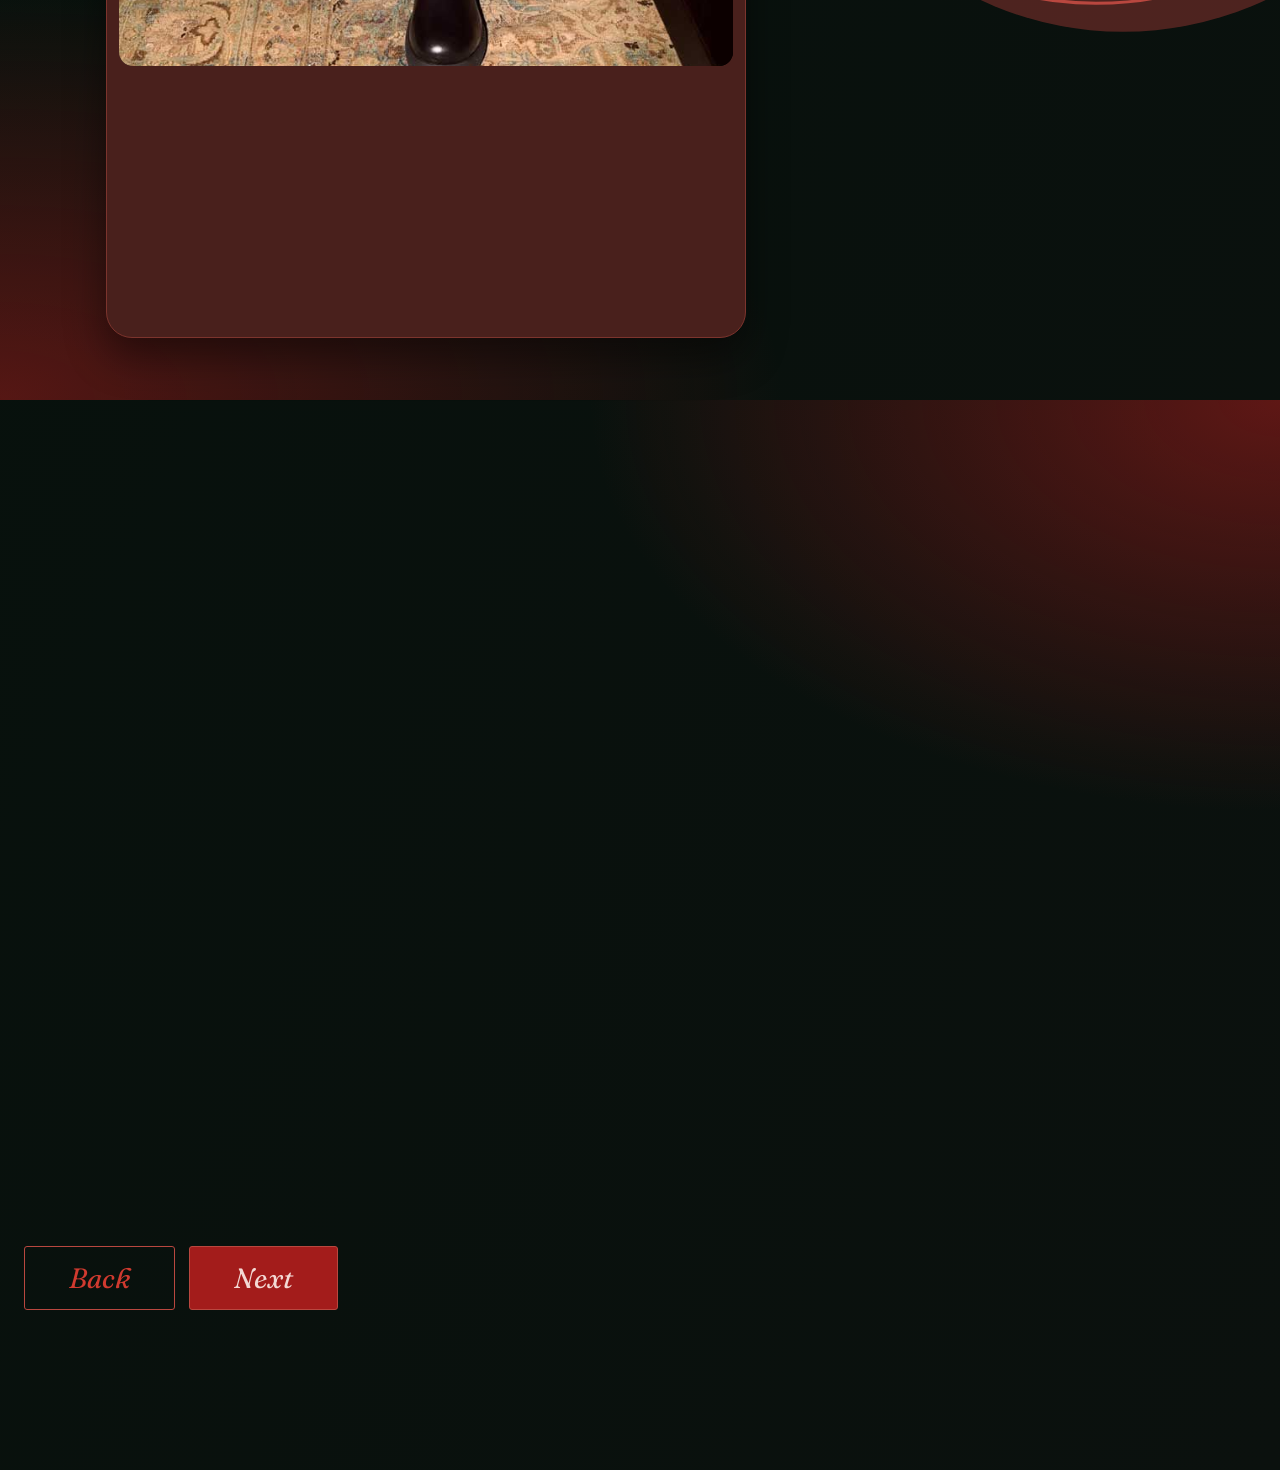
<file: page-9.html>
<!DOCTYPE html>
<html lang="en">
<head>
<meta charset="utf-8">
<meta name="viewport" content="width=device-width, initial-scale=1">
<title>page 9</title>
<link rel="preconnect" href="https://fonts.googleapis.com">
<link rel="preconnect" href="https://fonts.gstatic.com" crossorigin>
<link href="https://fonts.googleapis.com/css2?family=Fraunces:ital,opsz,wght@1,9..144,400&display=swap" rel="stylesheet">
<link rel="stylesheet" href="style.css">
</head>
<body>
<ul id="feed"></ul>
<script src="cards9.js"></script>
<script src="feed.js"></script>
<script src="theme-scroll.js"></script>
</body>
</html>
</file>
<file: style.css>
:root {
  --charcoal: #171717;
  --forest: #06110C;
  --crimson: #A31C1B;
  --card: #49201c;
  --card-edge: #7c342d;
  --ring: #b9473f;
  --ink: #d03a2f;
  --w: 74%;
  --pad: 14px;
}
@media (min-width: 900px) { :root { --w: 50%; } }

* { box-sizing: border-box; margin: 0; padding: 0; }
html, body { overflow-x: hidden; }

/* Background: charcoal -> forest green, with crimson glows blooming from the
   top-right and bottom-left of every screen-length. No borders, only blends. */
body {
  min-height: 100vh;
  font-family: "Fraunces", Georgia, "Times New Roman", serif;
  font-style: italic;
  color: var(--ink);
  background:
    radial-gradient(ellipse 75% 22% at 100% 0%, rgba(163,28,27,.55), transparent 72%) 0 0 / 100% 2600px repeat-y,
    radial-gradient(ellipse 85% 22% at 0% 100%, rgba(163,28,27,.5), transparent 72%) 0 0 / 100% 2600px repeat-y,
    linear-gradient(115deg, var(--charcoal) 0%, var(--forest) 38%, #0b110e 100%);
  background-color: var(--forest);
}

#feed { list-style: none; position: relative; isolation: isolate; padding: 24px 0 120px; }

.row { position: relative; }

.card {
  position: relative;
  width: var(--w);
  margin-left: calc(var(--pad) + var(--t) * (100% - var(--w) - 2 * var(--pad)));
  flex: none;
  aspect-ratio: 1 / 1.6;
  background: var(--card);
  border: 1px solid var(--card-edge);
  border-radius: 26px;
  padding: 12px 12px 0;
  box-shadow: 0 18px 40px rgba(0, 0, 0, .45);
  /* arrives softly when scrolled into view (feed.js adds .in) */
  opacity: 0;
  transform: translateY(28px) scale(.97);
  transition: opacity .9s ease, transform .9s cubic-bezier(.2, .8, .2, 1);
}
.card.in { opacity: 1; transform: none; }

/* Each picture gets a full screen to itself, so only one is seen at a time */
.row.pic {
  min-height: 100vh;
  min-height: 100svh;
  display: flex;
  align-items: center;
}

.page-title {
  padding: 28px 24px 18px;
  font-size: clamp(16px, 3vw, 22px);
  font-weight: 400;
  color: var(--ink);
}

.shot {
  position: relative;
  height: 74%;
  display: flex;
  align-items: center;
  justify-content: center;
  text-align: center;
  padding: 8px;
  font-size: clamp(16px, 2.4vw, 26px);
  line-height: 1.25;
  overflow-wrap: anywhere;
  overflow: hidden;
  border-radius: 14px;
  background: radial-gradient(ellipse at 15% 0%, #2c0f0e 0%, #070202 55%, #000 100%);
}
.shot img { opacity: 0; transition: opacity .7s ease; }
.shot img.ready { opacity: 1; }
.shot img { position: absolute; inset: 0; width: 100%; height: 100%; object-fit: cover; }

/* Decorative orbs sit behind the cards: tinted disc + offset outline arc */
.orb {
  position: absolute;
  z-index: -1;
  width: calc(var(--w) * 1.05);
  aspect-ratio: 1;
  border-radius: 50%;
  background: rgba(86, 38, 34, .9);
  transform: translateY(-67%);   /* keeps the orb behind the card, centred on its upper part */
}
.orb::after {
  content: "";
  position: absolute;
  inset: -4% 4% 4% -4%;
  border: 3px solid var(--ring);
  border-radius: 50%;
}

.words {
  padding: 56px 24px;
  font-size: clamp(30px, 6.4vw, 56px);
  line-height: 1.15;
  max-width: 18em;
}

@media (prefers-reduced-motion: reduce) {
  .card { opacity: 1; transform: none; transition: none; }
  .shot img { opacity: 1; transition: none; }
}

.next-row { padding: 0 24px 40px; margin-top: 8px; display: flex; flex-wrap: wrap; gap: 14px; }
.next-btn {
  display: inline-block;
  padding: 14px 44px;
  font: inherit;
  font-size: clamp(20px, 4vw, 28px);
  color: #f3d9d4;
  background: var(--crimson);
  border: 1px solid var(--ring);
  border-radius: 3px;
  text-decoration: none;
  transition: background .2s;
}
.next-btn:hover, .next-btn:focus-visible { background: #c02524; outline: 2px solid var(--ring); outline-offset: 3px; }

/* Poem: lines stacked tightly as one block */
.words.poem { padding: 48px 24px 32px; line-height: 1.2; }
.words.poem div + div { margin-top: 0.15em; }

.back-btn { background: transparent; color: var(--ink); }
.back-btn:hover, .back-btn:focus-visible { background: rgba(255, 255, 255, .08); }
</file>
